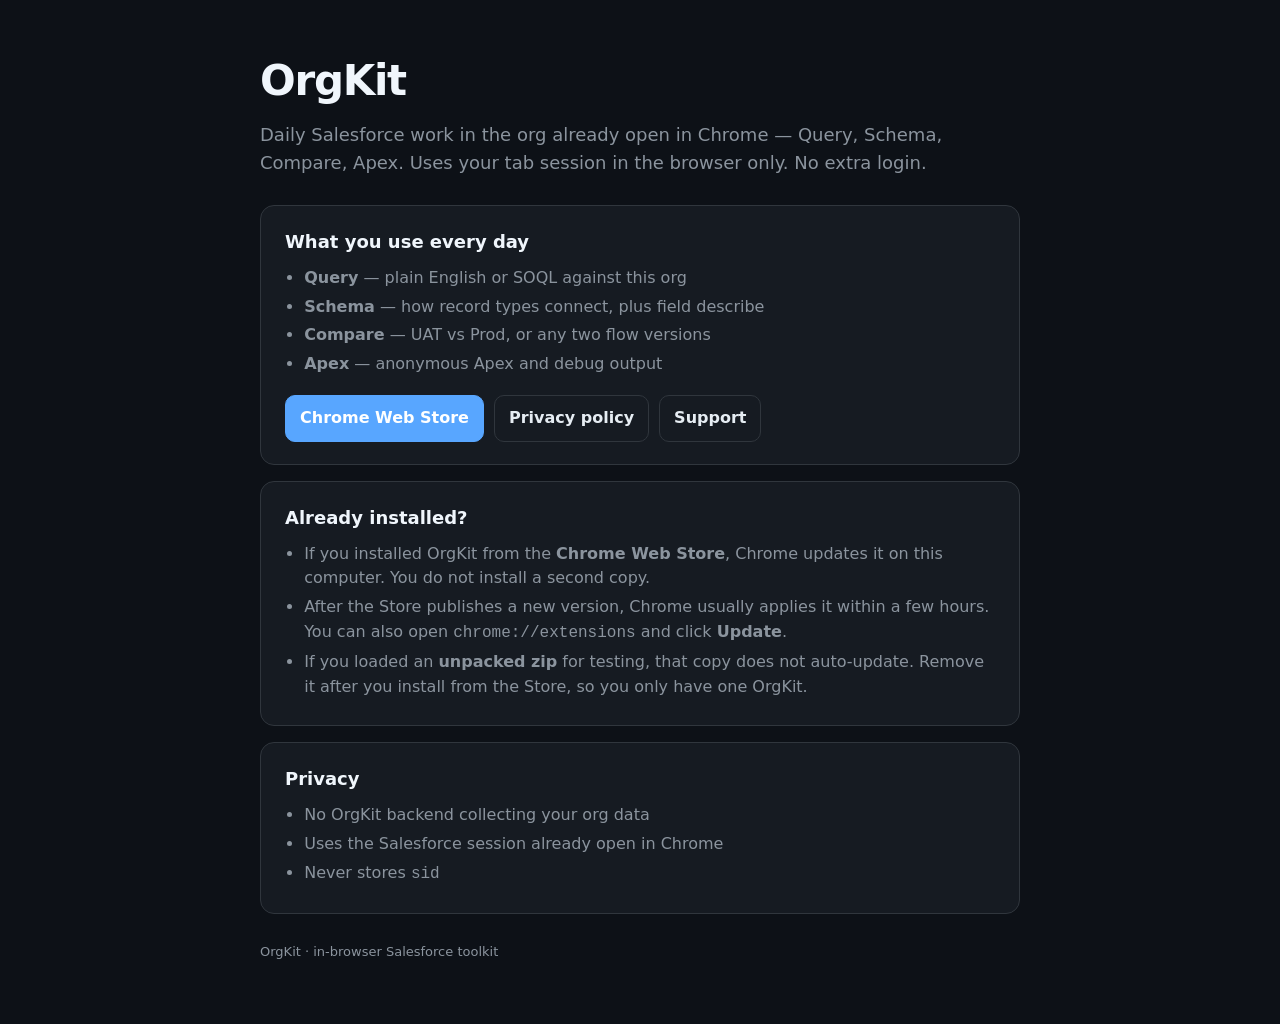
<file: index.html>
<!DOCTYPE html>
<html lang="en">
<head>
  <meta charset="UTF-8" />
  <meta name="viewport" content="width=device-width, initial-scale=1" />
  <title>OrgKit — Salesforce developer toolkit</title>
  <meta name="description" content="OrgKit is a Chrome extension for Salesforce developers: Query, Schema, Compare, and Apex in the org already open in Chrome. Session in-browser only." />
  <style>
    :root {
      color-scheme: dark;
      --bg: #0d1117;
      --card: #161b22;
      --text: #e6edf3;
      --muted: #8b949e;
      --accent: #58a6ff;
      --ink: #f0f6fc;
      --border: #30363d;
    }
    body {
      margin: 0;
      font: 16px/1.55 "Inter", "Segoe UI", system-ui, sans-serif;
      color: var(--text);
      background: var(--bg);
      min-height: 100vh;
    }
    main {
      max-width: 760px;
      margin: 0 auto;
      padding: 48px 20px 64px;
    }
    .brand {
      font-size: 42px;
      font-weight: 800;
      letter-spacing: -0.03em;
      margin: 0 0 8px;
      color: var(--ink);
    }
    .lede {
      color: var(--muted);
      font-size: 18px;
      margin: 0 0 28px;
      max-width: 38em;
    }
    .card {
      background: var(--card);
      border: 1px solid var(--border);
      border-radius: 14px;
      padding: 22px 24px;
      margin-bottom: 16px;
    }
    h2 {
      margin: 0 0 10px;
      font-size: 18px;
      color: var(--ink);
    }
    ul {
      margin: 0;
      padding-left: 1.2em;
      color: var(--muted);
    }
    li { margin: 4px 0; }
    a {
      color: var(--accent);
      text-decoration: none;
      font-weight: 650;
    }
    a:hover { text-decoration: underline; }
    .actions {
      display: flex;
      flex-wrap: wrap;
      gap: 10px;
      margin-top: 18px;
    }
    .btn {
      display: inline-flex;
      align-items: center;
      justify-content: center;
      padding: 10px 14px;
      border-radius: 10px;
      border: 1px solid var(--border);
      background: var(--card);
      color: var(--text);
      font-weight: 700;
    }
    .btn.primary {
      background: var(--accent);
      border-color: var(--accent);
      color: #fff;
    }
    footer {
      margin-top: 28px;
      color: var(--muted);
      font-size: 13px;
    }
  </style>
</head>
<body>
  <main>
    <h1 class="brand">OrgKit</h1>
    <p class="lede">
      Daily Salesforce work in the org already open in Chrome — Query, Schema, Compare, Apex.
      Uses your tab session in the browser only. No extra login.
    </p>

    <section class="card">
      <h2>What you use every day</h2>
      <ul>
        <li><strong>Query</strong> — plain English or SOQL against this org</li>
        <li><strong>Schema</strong> — how record types connect, plus field describe</li>
        <li><strong>Compare</strong> — UAT vs Prod, or any two flow versions</li>
        <li><strong>Apex</strong> — anonymous Apex and debug output</li>
      </ul>
      <div class="actions">
        <a class="btn primary" href="https://chrome.google.com/webstore/detail/addepnaekmgolifoifhhmloboifelnb">Chrome Web Store</a>
        <a class="btn" href="privacy.html">Privacy policy</a>
        <a class="btn" href="https://github.com/rajeevketha/orgkit/issues">Support</a>
      </div>
    </section>

    <section class="card">
      <h2>Already installed?</h2>
      <ul>
        <li>If you installed OrgKit from the <strong>Chrome Web Store</strong>, Chrome updates it on this computer. You do not install a second copy.</li>
        <li>After the Store publishes a new version, Chrome usually applies it within a few hours. You can also open <code>chrome://extensions</code> and click <strong>Update</strong>.</li>
        <li>If you loaded an <strong>unpacked zip</strong> for testing, that copy does not auto-update. Remove it after you install from the Store, so you only have one OrgKit.</li>
      </ul>
    </section>

    <section class="card">
      <h2>Privacy</h2>
      <ul>
        <li>No OrgKit backend collecting your org data</li>
        <li>Uses the Salesforce session already open in Chrome</li>
        <li>Never stores <code>sid</code></li>
      </ul>
    </section>

    <footer>
      OrgKit · in-browser Salesforce toolkit
    </footer>
  </main>
</body>
</html>
</file>
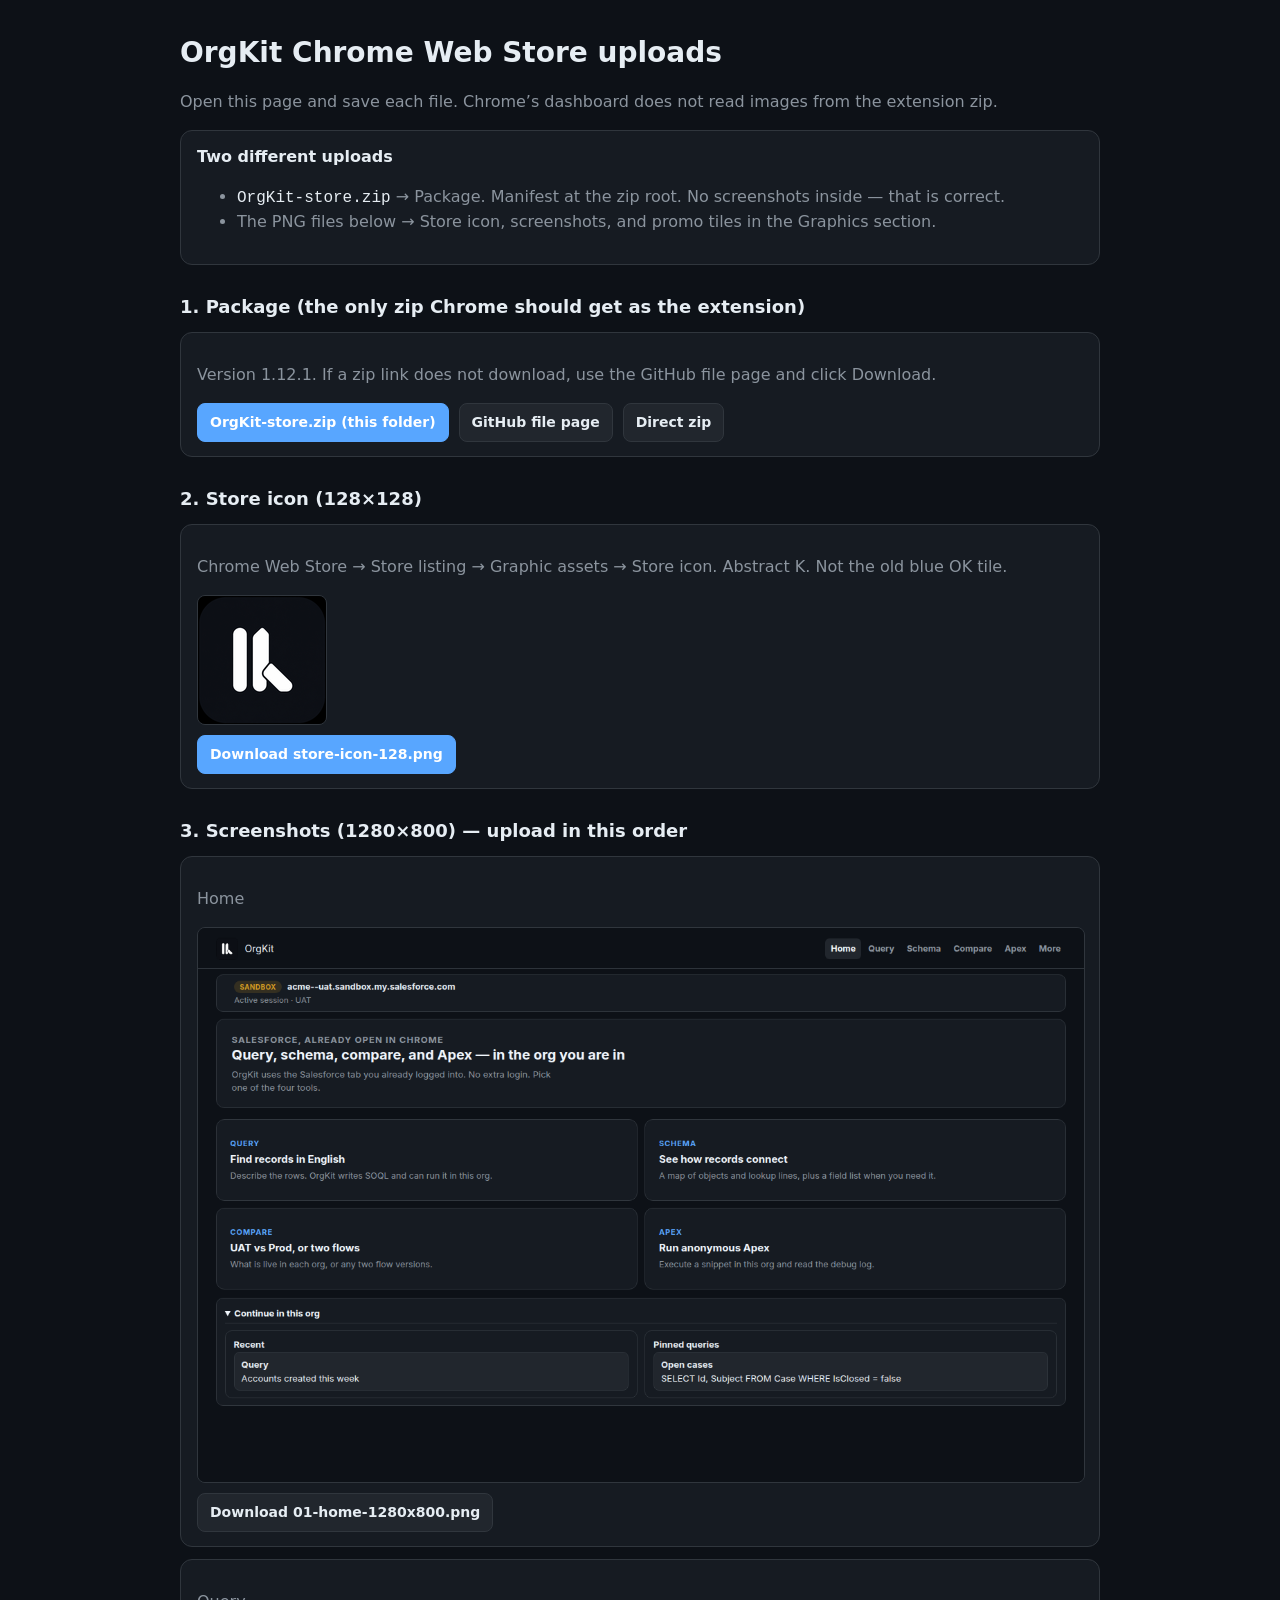
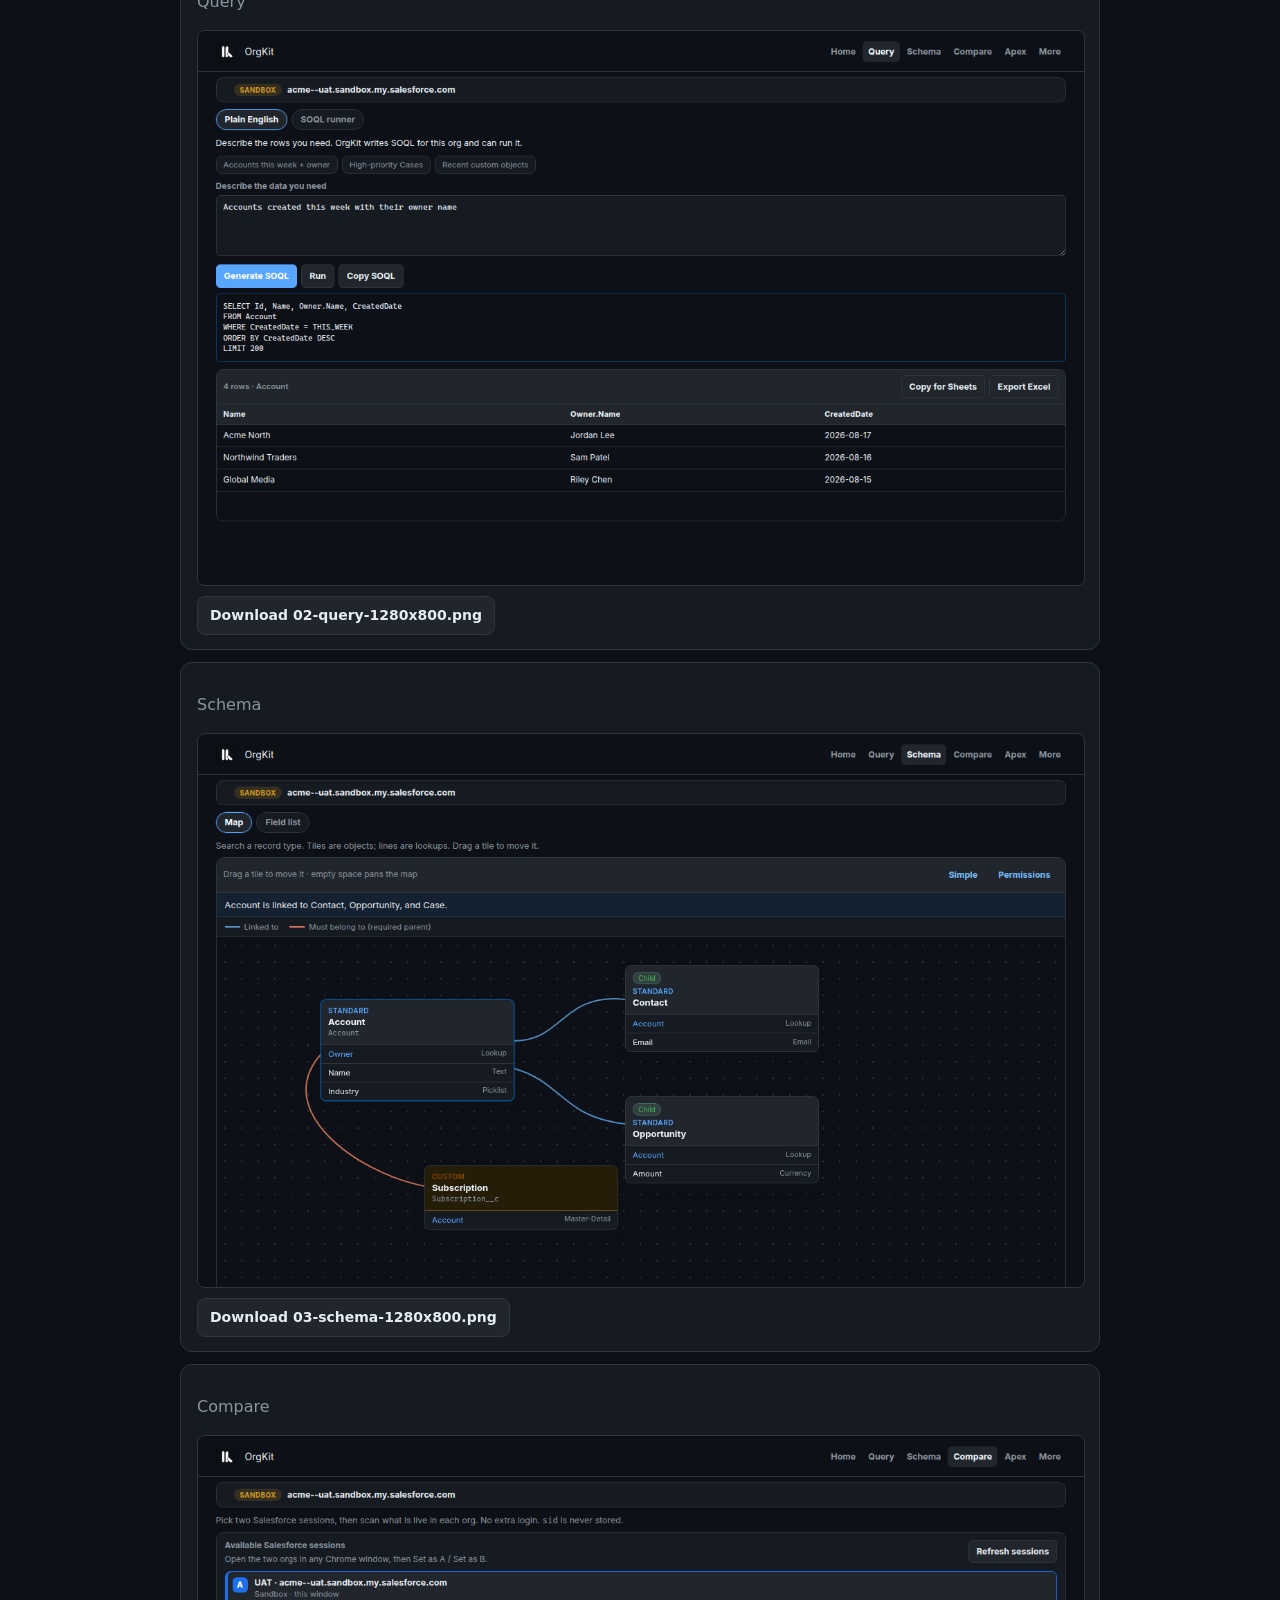
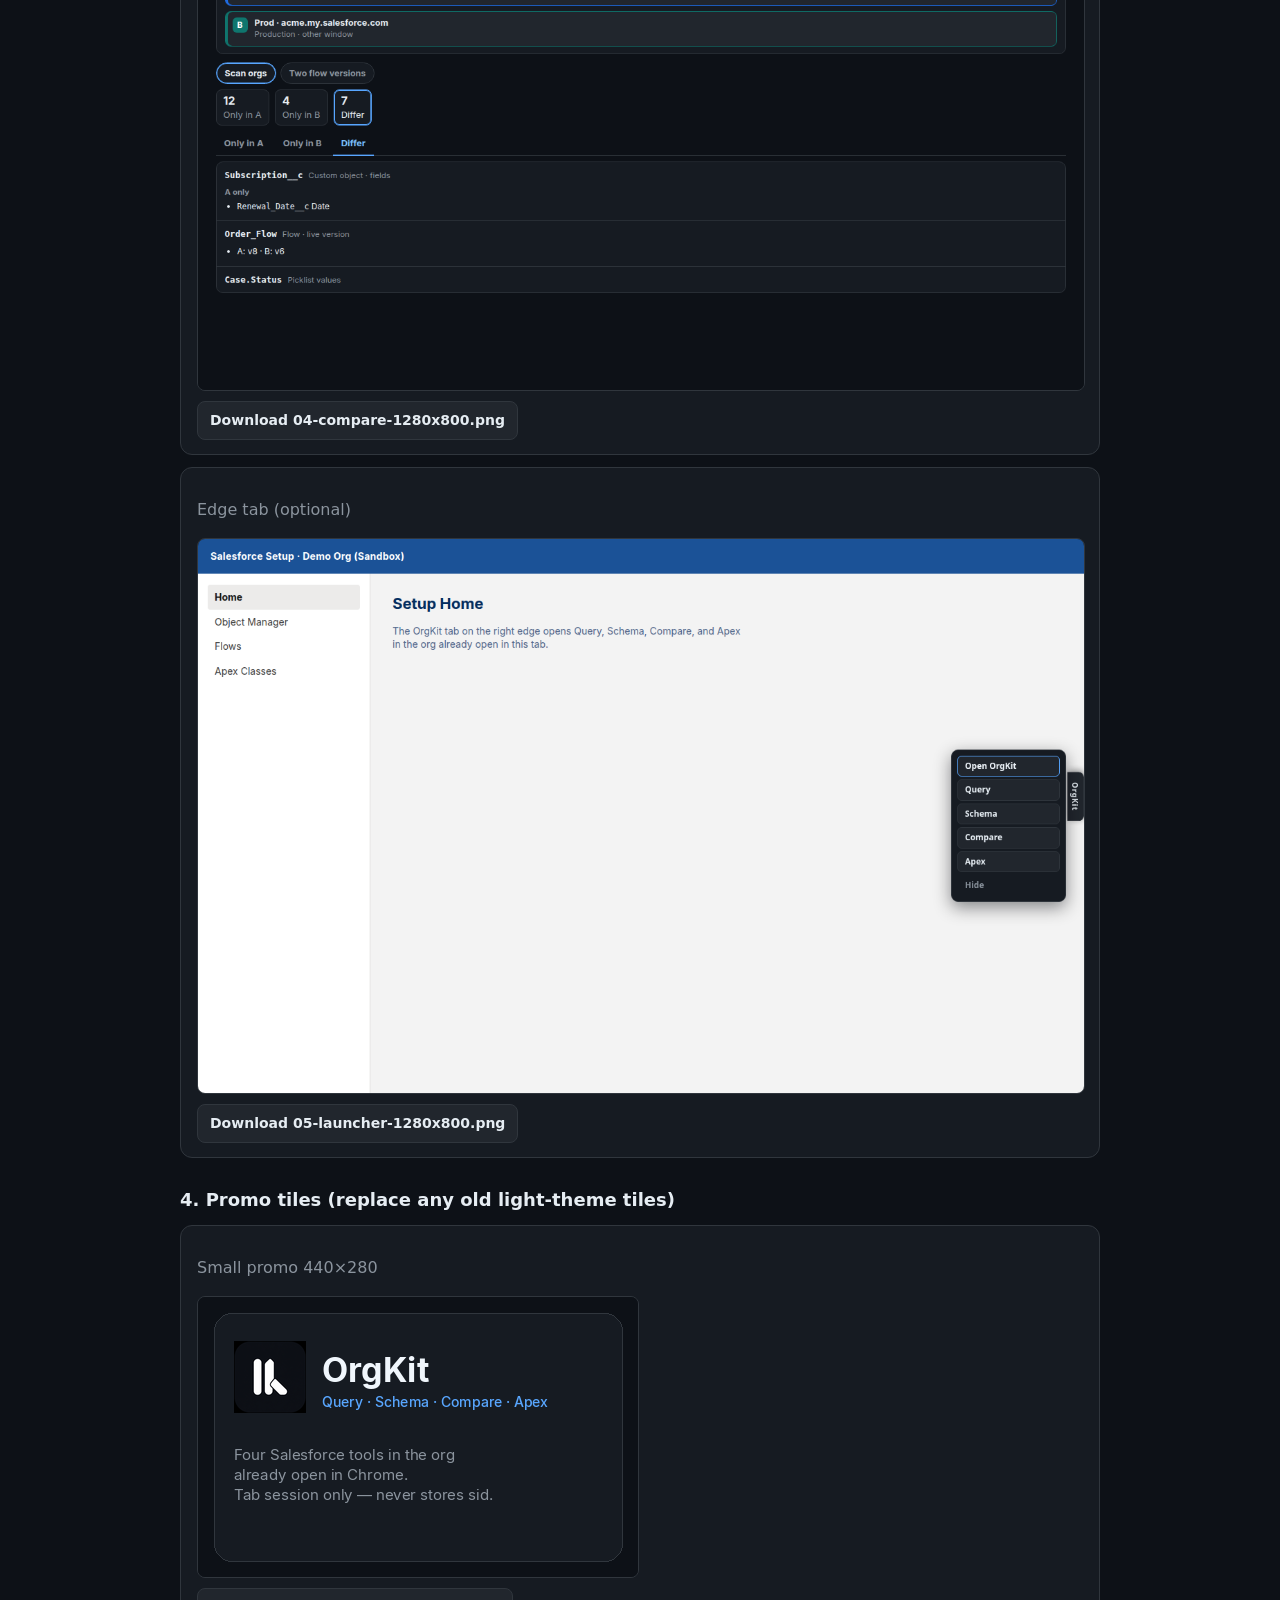
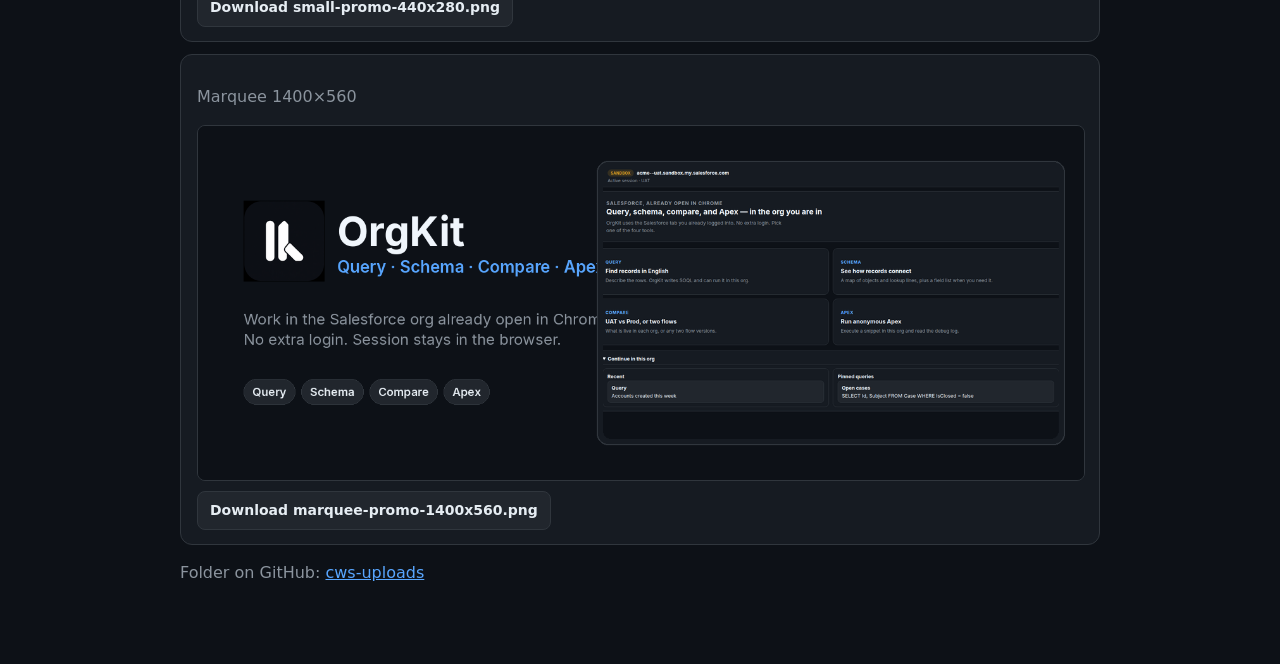
<file: cws-uploads/index.html>
<!DOCTYPE html>
<html lang="en">
<head>
  <meta charset="utf-8" />
  <meta name="viewport" content="width=device-width, initial-scale=1" />
  <title>OrgKit — Chrome Web Store uploads</title>
  <style>
    :root {
      color-scheme: dark;
      --bg: #0d1117;
      --card: #161b22;
      --text: #e6edf3;
      --muted: #8b949e;
      --accent: #58a6ff;
      --border: #30363d;
    }
    body {
      margin: 0;
      font: 16px/1.5 "Inter", "Segoe UI", system-ui, sans-serif;
      color: var(--text);
      background: var(--bg);
    }
    main { max-width: 920px; margin: 0 auto; padding: 32px 18px 64px; }
    h1 { margin: 0 0 8px; font-size: 28px; }
    h2 { margin: 28px 0 10px; font-size: 18px; }
    p, li { color: var(--muted); }
    a { color: var(--accent); }
    .warn {
      background: var(--card);
      border: 1px solid var(--border);
      border-radius: 12px;
      padding: 14px 16px;
      margin: 16px 0 24px;
    }
    .warn strong { color: var(--text); }
    .card {
      background: var(--card);
      border: 1px solid var(--border);
      border-radius: 12px;
      padding: 14px 16px;
      margin: 12px 0;
    }
    .card img {
      display: block;
      max-width: 100%;
      height: auto;
      border-radius: 8px;
      border: 1px solid var(--border);
      margin: 10px 0;
      background: #010409;
    }
    .icon { width: 128px; height: 128px; }
    .row { display: flex; flex-wrap: wrap; gap: 10px; margin-top: 8px; }
    .btn {
      display: inline-flex;
      align-items: center;
      padding: 8px 12px;
      border-radius: 8px;
      border: 1px solid var(--border);
      background: #21262d;
      color: var(--text);
      text-decoration: none;
      font-weight: 650;
      font-size: 14px;
    }
    .btn.primary { background: var(--accent); border-color: var(--accent); color: #fff; }
    code { color: var(--text); }
  </style>
</head>
<body>
  <main>
    <h1>OrgKit Chrome Web Store uploads</h1>
    <p>Open this page and save each file. Chrome’s dashboard does not read images from the extension zip.</p>

    <div class="warn">
      <strong>Two different uploads</strong>
      <ul>
        <li><code>OrgKit-store.zip</code> → Package. Manifest at the zip root. No screenshots inside — that is correct.</li>
        <li>The PNG files below → Store icon, screenshots, and promo tiles in the Graphics section.</li>
      </ul>
    </div>

    <h2>1. Package (the only zip Chrome should get as the extension)</h2>
    <div class="card">
      <p>Version 1.12.1. If a zip link does not download, use the GitHub file page and click Download.</p>
      <div class="row">
        <a class="btn primary" href="OrgKit-store.zip" download>OrgKit-store.zip (this folder)</a>
        <a class="btn" href="https://github.com/rajeevketha/orgkit/blob/cursor/highlight-nl-soql-1d8c/extension/releases/OrgKit-store.zip">GitHub file page</a>
        <a class="btn" href="https://raw.githubusercontent.com/rajeevketha/orgkit/cursor/highlight-nl-soql-1d8c/extension/releases/OrgKit-store.zip">Direct zip</a>
      </div>
    </div>

    <h2>2. Store icon (128×128)</h2>
    <div class="card">
      <p>Chrome Web Store → Store listing → Graphic assets → Store icon. Abstract K. Not the old blue OK tile.</p>
      <img class="icon" src="store-icon-128.png" alt="OrgKit store icon" width="128" height="128" />
      <div class="row">
        <a class="btn primary" href="store-icon-128.png" download>Download store-icon-128.png</a>
      </div>
    </div>

    <h2>3. Screenshots (1280×800) — upload in this order</h2>
    <div class="card">
      <p>Home</p>
      <img src="01-home-1280x800.png" alt="Home" />
      <a class="btn" href="01-home-1280x800.png" download>Download 01-home-1280x800.png</a>
    </div>
    <div class="card">
      <p>Query</p>
      <img src="02-query-1280x800.png" alt="Query" />
      <a class="btn" href="02-query-1280x800.png" download>Download 02-query-1280x800.png</a>
    </div>
    <div class="card">
      <p>Schema</p>
      <img src="03-schema-1280x800.png" alt="Schema" />
      <a class="btn" href="03-schema-1280x800.png" download>Download 03-schema-1280x800.png</a>
    </div>
    <div class="card">
      <p>Compare</p>
      <img src="04-compare-1280x800.png" alt="Compare" />
      <a class="btn" href="04-compare-1280x800.png" download>Download 04-compare-1280x800.png</a>
    </div>
    <div class="card">
      <p>Edge tab (optional)</p>
      <img src="05-launcher-1280x800.png" alt="On-page launcher" />
      <a class="btn" href="05-launcher-1280x800.png" download>Download 05-launcher-1280x800.png</a>
    </div>

    <h2>4. Promo tiles (replace any old light-theme tiles)</h2>
    <div class="card">
      <p>Small promo 440×280</p>
      <img src="small-promo-440x280.png" alt="Small promo" width="440" height="280" />
      <a class="btn" href="small-promo-440x280.png" download>Download small-promo-440x280.png</a>
    </div>
    <div class="card">
      <p>Marquee 1400×560</p>
      <img src="marquee-promo-1400x560.png" alt="Marquee promo" />
      <a class="btn" href="marquee-promo-1400x560.png" download>Download marquee-promo-1400x560.png</a>
    </div>

    <p>Folder on GitHub: <a href="https://github.com/rajeevketha/orgkit/tree/cursor/highlight-nl-soql-1d8c/cws-uploads">cws-uploads</a></p>
  </main>
</body>
</html>
</file>
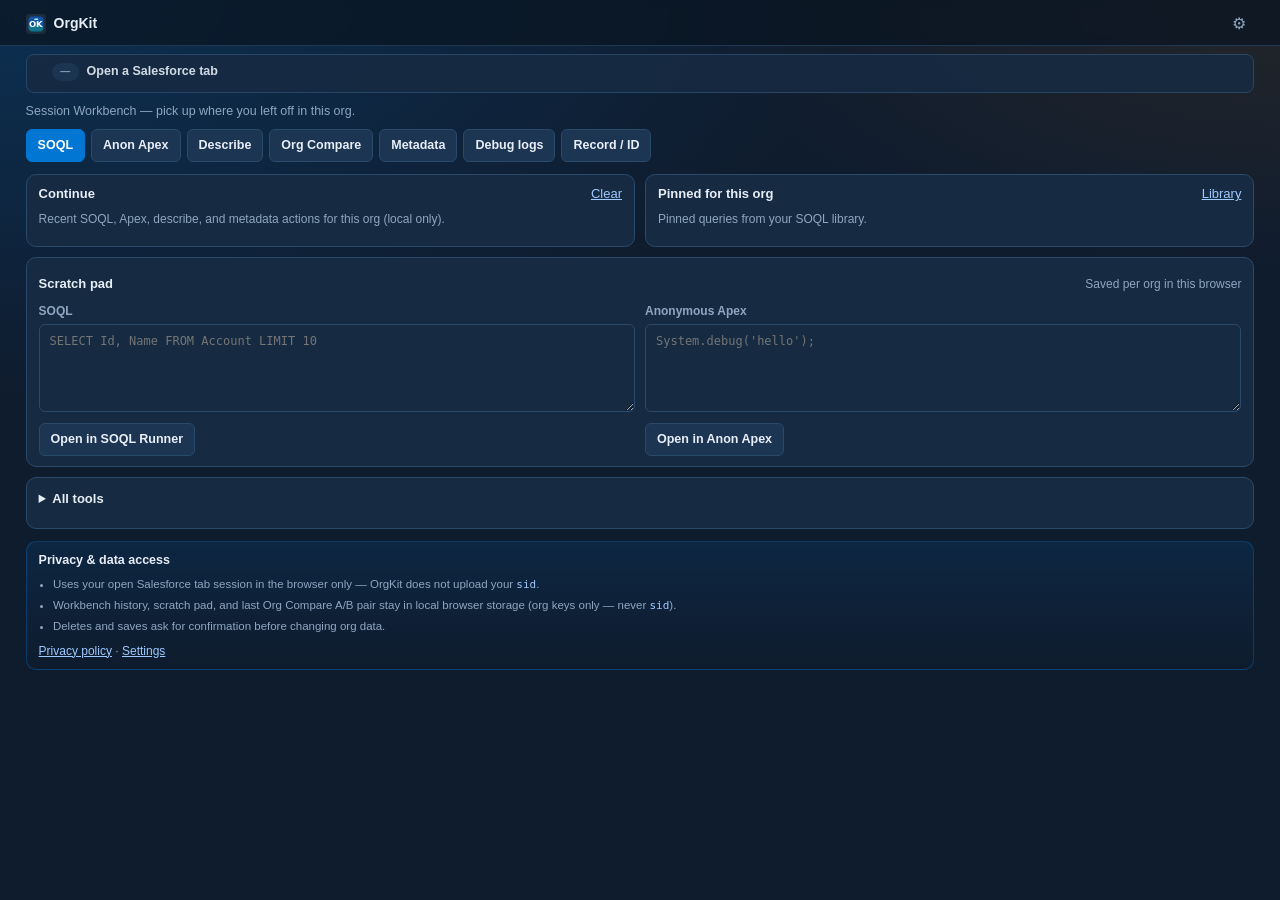
<file: extension/app/index.html>
<!DOCTYPE html>
<html lang="en">
<head>
  <meta charset="UTF-8" />
  <meta name="viewport" content="width=device-width, initial-scale=1" />
  <title>OrgKit</title>
  <link rel="icon" href="../icons/icon32.png" />
  <link rel="stylesheet" href="app.css" />
</head>
<body>
  <header class="header">
    <button type="button" class="icon-btn hidden" id="backBtn" title="Back">←</button>
    <div class="brand">
      <img src="../icons/icon32.png" alt="" width="20" height="20" />
      <span id="headerTitle">OrgKit</span>
    </div>
    <button type="button" class="icon-btn" id="openOptions" title="Settings">⚙</button>
  </header>

  <section id="orgBanner" class="org-banner muted">
    <div class="org-top">
      <span id="envPill" class="pill">—</span>
      <span id="orgHost" class="org-host">Open a Salesforce tab</span>
    </div>
    <div id="orgMeta" class="org-meta"></div>
  </section>

  <!-- SESSION WORKBENCH (home) -->
  <section id="view-home" class="view active">
    <p class="lede">Session Workbench — pick up where you left off in this org.</p>

    <div class="wb-launch" id="wbLaunch">
      <button type="button" class="btn primary" data-open="soql-run">SOQL</button>
      <button type="button" class="btn" data-open="anon-apex">Anon Apex</button>
      <button type="button" class="btn" data-open="describe">Describe</button>
      <button type="button" class="btn" data-open="org-compare">Org Compare</button>
      <button type="button" class="btn" data-open="meta-open">Metadata</button>
      <button type="button" class="btn" data-open="logs">Debug logs</button>
      <button type="button" class="btn" data-open="ids">Record / ID</button>
    </div>

    <div class="wb-grid">
      <div class="wb-card">
        <div class="wb-card-head">
          <h3>Continue</h3>
          <button type="button" class="linkish" id="wbClearContinue" title="Clear continue list">Clear</button>
        </div>
        <p class="hint wb-hint">Recent SOQL, Apex, describe, and metadata actions for this org (local only).</p>
        <div id="wbContinue" class="wb-list"></div>
      </div>
      <div class="wb-card">
        <div class="wb-card-head">
          <h3>Pinned for this org</h3>
          <button type="button" class="linkish" data-open="soql-run">Library</button>
        </div>
        <p class="hint wb-hint">Pinned queries from your SOQL library.</p>
        <div id="wbPinned" class="wb-list"></div>
      </div>
    </div>

    <div class="wb-card wb-scratch">
      <div class="wb-card-head">
        <h3>Scratch pad</h3>
        <span class="hint" id="wbScratchHint">Saved per org in this browser</span>
      </div>
      <div class="wb-scratch-grid">
        <div>
          <label class="label" for="wbScratchSoql">SOQL</label>
          <textarea id="wbScratchSoql" class="textarea" rows="4" placeholder="SELECT Id, Name FROM Account LIMIT 10" spellcheck="false"></textarea>
          <button type="button" class="btn" id="wbOpenScratchSoql">Open in SOQL Runner</button>
        </div>
        <div>
          <label class="label" for="wbScratchApex">Anonymous Apex</label>
          <textarea id="wbScratchApex" class="textarea" rows="4" placeholder="System.debug('hello');" spellcheck="false"></textarea>
          <button type="button" class="btn" id="wbOpenScratchApex">Open in Anon Apex</button>
        </div>
      </div>
    </div>

    <details class="wb-tools" id="wbAllTools">
      <summary>All tools</summary>
      <div class="feature-grid" id="featureGrid"></div>
      <div class="extras">
        <div class="label" style="margin-top:0">Quick links &amp; utilities</div>
        <div class="util-row">
          <button type="button" class="btn" data-open="links">Setup links</button>
          <button type="button" class="btn" data-open="soql-run">SOQL runner</button>
          <button type="button" class="btn" data-open="anon-apex">Anonymous Apex</button>
          <button type="button" class="btn" data-open="ids">ID tools</button>
          <button type="button" class="btn" data-open="favs">Favorites</button>
        </div>
      </div>
    </details>

    <div class="trust-card">
      <strong>Privacy &amp; data access</strong>
      <ul>
        <li>Uses your open Salesforce tab session in the browser only — OrgKit does not upload your <code>sid</code>.</li>
        <li>Workbench history, scratch pad, and last Org Compare A/B pair stay in local browser storage (org keys only — never <code>sid</code>).</li>
        <li>Deletes and saves ask for confirmation before changing org data.</li>
      </ul>
      <p class="trust-links">
        <a href="../privacy.html" target="_blank" rel="noopener">Privacy policy</a>
        ·
        <button type="button" class="linkish" id="homeOpenSettings">Settings</button>
      </p>
    </div>
  </section>

  <!-- FEATURE: NL SOQL -->
  <section id="view-nl-soql" class="view">
    <div class="row wrap" style="margin-bottom:8px">
      <label class="label tight" for="nlApiMode">API</label>
      <select id="nlApiMode" class="select" title="Standard objects / custom metadata, or Tooling API">
        <option value="rest">Standard / CMDT</option>
        <option value="tooling">Tooling API</option>
      </select>
    </div>
    <label class="label" for="nlInput">Describe the data you need</label>
    <textarea id="nlInput" class="textarea" rows="3" placeholder="Show recent records for an object"></textarea>
    <p class="hint">
      Works with standard objects, custom objects (__c), and custom metadata (__mdt). Tooling mode matches ApexClass, FlowDefinition, Flow versions, and other Tooling entities. Results respect your Salesforce permissions.
    </p>
    <div class="row">
      <button type="button" class="btn primary" id="genSoql">Generate SOQL</button>
      <button type="button" class="btn" id="runGenSoql">Run</button>
      <button type="button" class="btn" id="copyGenSoql">Copy SOQL</button>
    </div>
    <pre id="nlSoqlOut" class="result"></pre>
    <div id="nlQueryPanel" class="query-panel hidden" data-query-panel="nl">
      <div class="query-toolbar">
        <span class="query-meta" data-query-meta></span>
        <button type="button" class="btn" data-export="sheets">Copy for Sheets</button>
        <button type="button" class="btn" data-export="excel">Export Excel</button>
        <button type="button" class="btn ghost" data-export="csv">CSV</button>
        <button type="button" class="btn ghost" data-export="json">JSON</button>
      </div>
      <div class="query-table-wrap" data-query-table></div>
    </div>
    <div id="nlQueryStatus" class="query-status"></div>
  </section>

  <!-- FEATURE: Flow Analyzer -->
  <section id="view-flow" class="view">
    <div class="row">
      <button type="button" class="btn primary" id="loadFlows">Load flows from org</button>
      <button type="button" class="btn" id="analyzeFlowPaste">Analyze paste</button>
    </div>
    <textarea id="flowPaste" class="textarea" rows="4" placeholder="Optional: paste Flow JSON/XML metadata"></textarea>
    <div id="flowOut" class="report"></div>
  </section>

  <!-- FEATURE: Governor -->
  <section id="view-governor" class="view">
    <div class="row wrap">
      <button type="button" class="btn" id="loadOrgLimits">Load org limits</button>
      <span id="orgLimitsStatus" class="hint" style="margin:0"></span>
    </div>
    <div id="orgLimitsOut" class="report"></div>
    <label class="label" for="govInput">Paste Apex (or describe the transaction)</label>
    <textarea id="govInput" class="textarea" rows="8" placeholder="for (SObject record : records) {&#10;  List&lt;SObject&gt; related = [SELECT Id FROM Related__c WHERE ParentId__c = :record.Id];&#10;}"></textarea>
    <button type="button" class="btn primary block" id="runGovernor">Predict code limits</button>
    <div id="govOut" class="report"></div>
  </section>

  <!-- FEATURE: Error Decoder -->
  <section id="view-errors" class="view">
    <label class="label" for="errInput">Paste Salesforce error</label>
    <textarea id="errInput" class="textarea" rows="5" placeholder="System.DmlException: Update failed... UNABLE_TO_LOCK_ROW..."></textarea>
    <div class="row">
      <button type="button" class="btn primary" id="decodeErr">Decode</button>
      <button type="button" class="btn" id="decodeErrAi">Decode + AI</button>
    </div>
    <div id="errOut" class="report"></div>
  </section>

  <!-- FEATURE: Debug Log -->
  <section id="view-logs" class="view">
    <label class="label" for="logInput">Paste debug log</label>
    <textarea id="logInput" class="textarea" rows="8" placeholder="64.0 APEX_CODE,DEBUG;...&#10;Number of SOQL queries: 42 out of 100"></textarea>
    <button type="button" class="btn primary block" id="analyzeLog">Analyze log</button>
    <div id="logOut" class="report"></div>
  </section>

  <!-- FEATURE: Formula -->
  <section id="view-formula" class="view">
    <label class="label" for="formulaInput">Describe the formula</label>
    <textarea id="formulaInput" class="textarea" rows="3" placeholder="Checkbox true when status is open or priority is high"></textarea>
    <div class="row">
      <button type="button" class="btn primary" id="buildFormula">Build</button>
      <button type="button" class="btn" id="copyFormula">Copy</button>
    </div>
    <pre id="formulaOut" class="result"></pre>
    <div id="formulaHelpers" class="helpers"></div>
  </section>

  <!-- FEATURE: Permissions -->
  <section id="view-perms" class="view">
    <label class="label" for="permUser">Username or User Id</label>
    <input id="permUser" class="input" placeholder="user@example.com" />
    <label class="label" for="permObject">Object API name</label>
    <input id="permObject" class="input" list="permObjectList" placeholder="Standard or custom object API name" autocomplete="off" />
    <datalist id="permObjectList"></datalist>
    <p class="hint">Supports standard and custom objects (__c). Type to search the org object list.</p>
    <button type="button" class="btn primary block" id="investigatePerms">Investigate</button>
    <div id="permOut" class="report"></div>
  </section>

  <!-- FEATURE: Apex Review -->
  <section id="view-apex" class="view">
    <label class="label" for="apexClassSearch">Load class from org</label>
    <div class="row">
      <input type="search" id="apexClassSearch" class="input grow" placeholder="Search Apex class name…" />
      <button type="button" class="btn" id="searchApexClasses">Search</button>
    </div>
    <div id="apexClassList" class="package-members"></div>
    <div id="apexClassStatus" class="hint"></div>
    <label class="label" for="apexInput">Apex source</label>
    <textarea id="apexInput" class="textarea" rows="8" placeholder="Select a class above, or paste Apex here…"></textarea>
    <button type="button" class="btn primary block" id="reviewApex">Review</button>
    <div id="apexOut" class="report"></div>
  </section>

  <!-- FEATURE: Describe Browser -->
  <section id="view-describe" class="view">
    <div class="row" style="position:relative">
      <div class="soql-editor grow" style="flex:1;min-width:0">
        <input type="search" id="describeObjectSearch" class="input grow" list="describeObjectList" placeholder="Search standard or custom object…" autocomplete="off" style="width:100%" />
        <div id="describeObjectSuggest" class="soql-suggest hidden" role="listbox" aria-label="Object suggestions"></div>
      </div>
      <button type="button" class="btn primary" id="loadDescribe">Describe</button>
    </div>
    <datalist id="describeObjectList"></datalist>
    <p class="hint" id="describeObjectHint">Loads all org objects (including custom __c / __mdt). Search by API name or label.</p>
    <input type="search" id="describeFieldFilter" class="input" placeholder="Filter fields…" style="margin-top:8px" />
    <div id="describeSummary" class="hint"></div>
    <div id="describeFields" class="describe-list"></div>
    <div id="describeDetail" class="report"></div>
    <div id="describeDependent" class="report"></div>
  </section>

  <!-- FEATURE: Org Compare -->
  <section id="view-org-compare" class="view">
    <p class="hint">
      Compare custom object and field inventory between two logged-in Salesforce orgs (UAT vs Prod drift).
      OrgKit scans <strong>all Chrome windows</strong> in this profile for Salesforce tabs, plus cookie sessions.
      No passwords; <code>sid</code> is never stored. Last A/B pair is remembered by org key only.
    </p>

    <div class="compare-chooser">
      <div class="compare-chooser-head">
        <div>
          <div class="label" style="margin-top:0">Available Salesforce sessions</div>
          <p class="hint compare-chooser-hint" id="compareChooserHint">
            Open the two orgs in any Chrome window/tab, then use <strong>Set as A</strong> / <strong>Set as B</strong> (or the dropdowns below).
          </p>
        </div>
        <button type="button" class="btn" id="refreshCompareOrgs">Refresh sessions</button>
      </div>
      <div id="compareSessionList" class="compare-session-list" role="list"></div>
    </div>

    <div class="compare-org-cards" id="compareOrgCards">
      <div class="compare-org-card" data-side="A">
        <div class="compare-org-card-head">
          <span class="compare-org-badge">A</span>
          <span class="compare-org-env" id="compareEnvLeft">Org A</span>
        </div>
        <label class="label" for="compareOrgLeft">Select org A</label>
        <select id="compareOrgLeft" class="select block-select"></select>
        <div class="compare-org-meta" id="compareMetaLeft">Pick a logged-in Salesforce session</div>
      </div>
      <div class="compare-swap-wrap">
        <button type="button" class="btn compare-swap" id="swapCompareOrgs" title="Swap A and B">⇄ Swap</button>
      </div>
      <div class="compare-org-card" data-side="B">
        <div class="compare-org-card-head">
          <span class="compare-org-badge compare-org-badge-b">B</span>
          <span class="compare-org-env" id="compareEnvRight">Org B</span>
        </div>
        <label class="label" for="compareOrgRight">Select org B</label>
        <select id="compareOrgRight" class="select block-select"></select>
        <div class="compare-org-meta" id="compareMetaRight">Pick a logged-in Salesforce session</div>
      </div>
    </div>
    <div class="compare-categories">
      <div class="compare-categories-head">
        <div class="label" style="margin-top:0">What to compare</div>
        <div class="row wrap compare-cat-presets">
          <button type="button" class="btn" id="compareCatsCommon" title="Objects, profiles, perm sets, flows, Apex, validation rules">Common pack</button>
          <button type="button" class="btn" id="compareCatsAll">Select all</button>
          <button type="button" class="btn" id="compareCatsNone">Clear</button>
        </div>
      </div>
      <div id="compareCategoryList" class="compare-category-list"></div>
      <div class="row wrap" style="margin-top:8px">
        <label class="label tight" for="compareMode">Object scope</label>
        <select id="compareMode" class="select" title="Which objects to describe when Objects & fields is selected">
          <option value="custom" selected>Custom objects + CMDT</option>
          <option value="custom-no-mdt">Custom objects only (__c)</option>
          <option value="all">All objects (slower)</option>
        </select>
        <label class="check-inline">
          <input type="checkbox" id="compareCustomFieldsOnly" />
          Diff custom fields only
        </label>
        <button type="button" class="btn primary" id="runOrgCompare">Compare</button>
      </div>
    </div>
    <div class="compare-progress hidden" id="compareProgress" aria-hidden="true">
      <div class="compare-progress-track">
        <div class="compare-progress-bar" id="compareProgressBar"></div>
      </div>
      <div id="compareProgressLabel" class="hint">Preparing…</div>
    </div>
    <div id="compareStatus" class="hint"></div>
    <div id="compareSummary" class="compare-summary hidden"></div>
    <div id="compareCategoryFilter" class="compare-cat-filter hidden" role="tablist" aria-label="Filter by category"></div>
    <div id="compareTabs" class="compare-tabs hidden" role="tablist">
      <button type="button" class="compare-tab active" data-compare-tab="onlyA">Only in A</button>
      <button type="button" class="compare-tab" data-compare-tab="onlyB">Only in B</button>
      <button type="button" class="compare-tab" data-compare-tab="differ">Differ</button>
    </div>
    <input type="search" id="compareFilter" class="input hidden" placeholder="Filter by name / category…" style="margin-top:8px" />
    <div class="row wrap compare-actions hidden" id="compareActions">
      <button type="button" class="btn" id="copyCompareApiNames">Copy API names</button>
      <button type="button" class="btn" id="copyComparePackageMembers">Copy package.xml members</button>
    </div>
    <div id="compareResults" class="compare-results"></div>
  </section>

  <!-- FEATURE: Metadata Quick Open -->
  <section id="view-meta-open" class="view">
    <label class="label" for="metaType">Type (optional)</label>
    <select id="metaType" class="select block-select"></select>
    <label class="label" for="metaQuery">Search name</label>
    <div class="row">
      <input type="search" id="metaQuery" class="input grow" placeholder="Class, flow, LWC, or other metadata name…" />
      <button type="button" class="btn primary" id="searchMeta">Search</button>
    </div>
    <div id="metaResults" class="report"></div>
  </section>

  <!-- FEATURE: Package.xml Builder -->
  <section id="view-package" class="view">
    <p class="hint">Select metadata members, then generate a deployable <code>package.xml</code>.</p>
    <label class="label" for="packageType">Metadata type</label>
    <div class="row">
      <select id="packageType" class="select grow-select"></select>
      <button type="button" class="btn primary" id="loadPackageMembers">Load</button>
    </div>
    <input type="search" id="packageMemberFilter" class="input" placeholder="Filter members…" style="margin-top:8px" />
    <div id="packageMembers" class="package-members"></div>
    <div class="row wrap">
      <button type="button" class="btn" id="clearPackageSel">Clear selection</button>
      <button type="button" class="btn primary" id="genPackageXml">Generate package.xml</button>
      <button type="button" class="btn" id="copyPackageXml">Copy</button>
    </div>
    <div id="packageSelection" class="hint"></div>
    <pre id="packageXmlOut" class="result"></pre>
  </section>

  <!-- FEATURE: Inactive Flow Cleaner -->
  <section id="view-flow-clean" class="view">
    <p class="hint">
      Inactive flow versions (Draft / Obsolete / InvalidDraft) often block field deletion.
      Load them, optionally filter by field API name, then delete selected versions.
      <strong>Active versions are never deleted.</strong>
    </p>
    <label class="label" for="flowCleanObject">Object API (optional)</label>
    <input id="flowCleanObject" class="input" placeholder="MyObject__c" />
    <label class="label" for="flowCleanField">Field API name to find in flows (optional)</label>
    <input id="flowCleanField" class="input" placeholder="My_Field__c or MyObject__c.My_Field__c" />
    <div class="row wrap">
      <button type="button" class="btn primary" id="loadInactiveFlows">Load inactive versions</button>
      <button type="button" class="btn" id="scanFlowFieldRefs">Load + scan field refs</button>
    </div>
    <input type="search" id="flowCleanFilter" class="input" placeholder="Filter list…" style="margin-top:8px" />
    <div id="flowCleanList" class="package-members"></div>
    <div class="row wrap">
      <button type="button" class="btn" id="selectAllInactiveFlows">Select all</button>
      <button type="button" class="btn" id="clearInactiveFlows">Clear</button>
      <button type="button" class="btn danger" id="deleteInactiveFlows">Delete selected</button>
    </div>
    <div id="flowCleanStatus" class="hint"></div>
    <div id="flowCleanOut" class="report"></div>
  </section>

  <!-- UTIL: Links -->
  <section id="view-links" class="view">
    <input type="search" id="linkSearch" class="input" placeholder="Filter quick links…" autocomplete="off" />
    <div id="linkList" class="link-list"></div>
  </section>

  <!-- UTIL: SOQL runner + saved library -->
  <section id="view-soql-run" class="view">
    <div class="row wrap" style="margin-bottom:8px">
      <label class="label tight" for="soqlApiMode">API</label>
      <select id="soqlApiMode" class="select" title="Standard data objects or Tooling API metadata objects">
        <option value="rest">Standard objects</option>
        <option value="tooling">Tooling API</option>
      </select>
      <input
        type="search"
        id="soqlObjectHint"
        class="input grow"
        list="soqlObjectList"
        placeholder="Object API name"
        autocomplete="off"
      />
      <datalist id="soqlObjectList"></datalist>
      <button type="button" class="btn" id="soqlLoadFields" title="Load fields for autocomplete">Load fields</button>
    </div>
    <p class="hint" id="soqlAssistHint">Field suggestions appear as you type. Standard mode includes custom objects (__c) and custom metadata (__mdt). Use Tooling for metadata entities.</p>
    <label class="label" for="soqlInput">SOQL</label>
    <div class="soql-editor">
      <textarea id="soqlInput" class="textarea" rows="5" placeholder="SELECT Id, Name FROM MyObject__c LIMIT 10" spellcheck="false"></textarea>
      <div id="soqlSuggest" class="soql-suggest hidden" role="listbox" aria-label="Field suggestions"></div>
    </div>
    <div class="row wrap">
      <select id="apiVersion" class="select" title="API version"></select>
      <button type="button" class="btn primary" id="runSoql">Run query</button>
      <button type="button" class="btn" id="saveSoqlBtn">Save to library</button>
    </div>
    <div class="row wrap">
      <input type="text" id="soqlSaveName" class="input grow" placeholder="Name for saved query" maxlength="80" />
    </div>
    <div id="soqlQueryPanel" class="query-panel hidden" data-query-panel="soql">
      <div class="query-toolbar">
        <span class="query-meta" data-query-meta></span>
        <button type="button" class="btn" data-export="sheets">Copy for Sheets</button>
        <button type="button" class="btn" data-export="excel">Export Excel</button>
        <button type="button" class="btn ghost" data-export="csv">CSV</button>
        <button type="button" class="btn ghost" data-export="json">JSON</button>
      </div>
      <div class="query-table-wrap" data-query-table></div>
    </div>
    <div id="soqlQueryStatus" class="query-status"></div>

    <div class="label">Saved SOQL library</div>
    <p class="hint" id="soqlLibraryHint">Pinned and recent queries for this org. Stored locally in the browser — never includes session.</p>
    <input type="search" id="soqlLibraryFilter" class="input" placeholder="Filter saved queries…" />
    <div id="soqlLibraryList" class="package-members"></div>
  </section>

  <!-- FEATURE: Anonymous Apex -->
  <section id="view-anon-apex" class="view">
    <p class="hint">
      Runs Apex with your current org session via Tooling <code>executeAnonymous</code>.
      Debug lines need an active Trace Flag; then use Fetch debug log.
    </p>
    <label class="label" for="apexSnippet">Snippet</label>
    <select id="apexSnippet" class="select block-select"></select>
    <label class="label" for="anonApexInput">Anonymous Apex</label>
    <textarea id="anonApexInput" class="textarea" rows="10" placeholder="System.debug('hello');"></textarea>
    <div class="row wrap">
      <button type="button" class="btn primary" id="runAnonApex">Execute</button>
      <button type="button" class="btn" id="fetchAnonDebug">Fetch debug log</button>
      <button type="button" class="btn ghost" id="copyAnonApex">Copy Apex</button>
    </div>
    <div id="anonApexResult" class="report"></div>
    <pre id="anonApexDebug" class="result dim"></pre>
  </section>

  <!-- UTIL: IDs -->
  <section id="view-ids" class="view">
    <div class="row">
      <input type="text" id="idInput" class="input grow" placeholder="001…" spellcheck="false" />
      <button type="button" class="btn primary" id="openRecord">Open</button>
    </div>
    <div id="idInfo" class="id-info"></div>
    <div class="row wrap">
      <button type="button" class="btn" id="copy15">Copy 15</button>
      <button type="button" class="btn" id="copy18">Copy 18</button>
      <button type="button" class="btn" id="scanPageIds">Scan page</button>
    </div>
    <ul id="scannedIds" class="scanned"></ul>
  </section>

  <!-- UTIL: Favs -->
  <section id="view-favs" class="view">
    <div class="row"><input type="text" id="favLabel" class="input grow" placeholder="Label" /></div>
    <div class="row">
      <input type="text" id="favPath" class="input grow" placeholder="Path or full URL" />
      <button type="button" class="btn primary" id="addFav">Add</button>
    </div>
    <ul id="favList" class="fav-list"></ul>
    <button type="button" class="btn block" id="saveCurrent">Save current page</button>
  </section>

  <!-- Record detail / edit drawer -->
  <div id="recordDrawer" class="record-drawer hidden" aria-hidden="true">
    <div class="record-drawer-backdrop" data-record-close></div>
    <div class="record-drawer-panel" role="dialog" aria-labelledby="recordDrawerTitle">
      <div class="record-drawer-header">
        <div>
          <div class="label" id="recordDrawerTitle">Record</div>
          <div class="hint" id="recordDrawerSub"></div>
        </div>
        <button type="button" class="btn ghost" data-record-close title="Close">Close</button>
      </div>
      <div class="record-drawer-actions row wrap">
        <button type="button" class="btn" id="recordOpenSf">Open in Salesforce</button>
        <button type="button" class="btn primary" id="recordSave">Save changes</button>
        <button type="button" class="btn danger" id="recordDelete">Delete</button>
      </div>
      <div id="recordDrawerStatus" class="query-status"></div>
      <input type="search" id="recordFieldFilter" class="input" placeholder="Filter fields…" />
      <div id="recordFieldList" class="record-field-list"></div>
    </div>
  </div>

  <script type="module" src="app.js"></script>
</body>
</html>
</file>
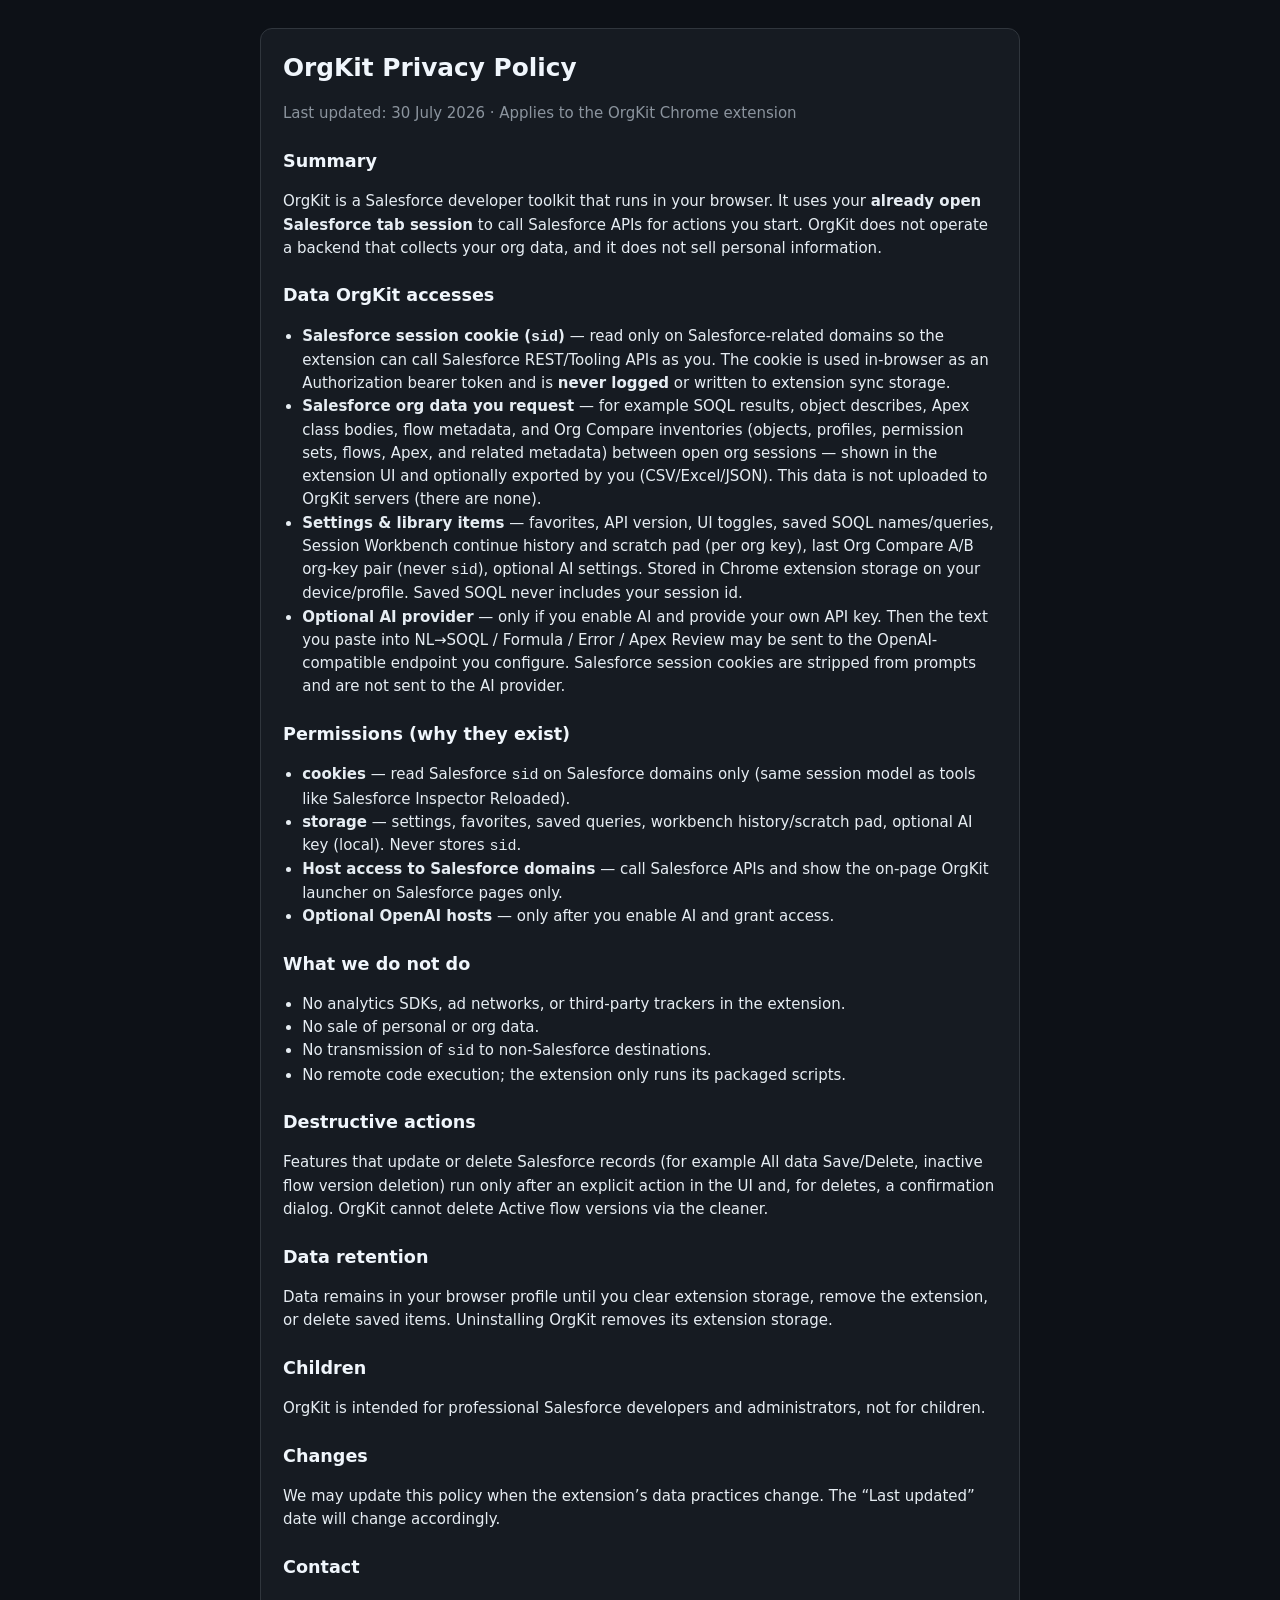
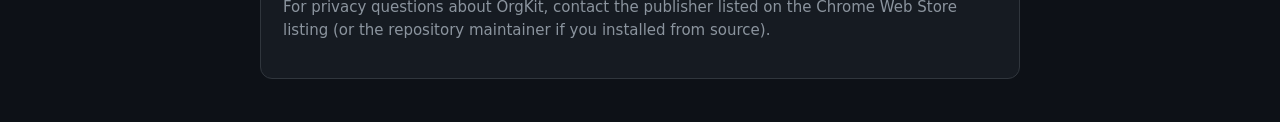
<file: privacy.html>
<!DOCTYPE html>
<html lang="en">
<head>
  <meta charset="UTF-8" />
  <meta name="viewport" content="width=device-width, initial-scale=1" />
  <title>OrgKit Privacy Policy</title>
  <style>
    :root {
      color-scheme: dark;
      --text: #e6edf3;
      --muted: #8b949e;
      --border: #30363d;
      --bg: #0d1117;
      --card: #161b22;
      --ink: #f0f6fc;
      --accent: #58a6ff;
    }
    body {
      margin: 0;
      font: 15px/1.55 system-ui, -apple-system, Segoe UI, sans-serif;
      color: var(--text);
      background: var(--bg);
    }
    main {
      max-width: 760px;
      margin: 0 auto;
      padding: 28px 18px 48px;
    }
    .card {
      background: var(--card);
      border: 1px solid var(--border);
      border-radius: 12px;
      padding: 20px 22px;
    }
    h1 { font-size: 1.55rem; margin: 0 0 6px; color: var(--ink); }
    h2 { font-size: 1.1rem; margin: 1.4rem 0 0.45rem; color: var(--ink); }
    p, li { color: var(--text); }
    .muted { color: var(--muted); }
    ul { padding-left: 1.2rem; }
    a { color: #58a6ff; }
  </style>
</head>
<body>
  <main>
    <div class="card">
      <h1>OrgKit Privacy Policy</h1>
      <p class="muted">Last updated: 30 July 2026 · Applies to the OrgKit Chrome extension</p>

      <h2>Summary</h2>
      <p>
        OrgKit is a Salesforce developer toolkit that runs in your browser.
        It uses your <strong>already open Salesforce tab session</strong> to call Salesforce APIs
        for actions you start. OrgKit does not operate a backend that collects your
        org data, and it does not sell personal information.
      </p>

      <h2>Data OrgKit accesses</h2>
      <ul>
        <li>
          <strong>Salesforce session cookie (<code>sid</code>)</strong> — read only on Salesforce-related
          domains so the extension can call Salesforce REST/Tooling APIs as you. The cookie is used
          in-browser as an Authorization bearer token and is <strong>never logged</strong> or written
          to extension sync storage.
        </li>
        <li>
          <strong>Salesforce org data you request</strong> — for example SOQL results, object describes,
          Apex class bodies, flow metadata, and Org Compare inventories (objects, profiles, permission sets, flows, Apex, and related metadata) between open org sessions —
          shown in the extension UI and optionally exported by you (CSV/Excel/JSON). This data is not
          uploaded to OrgKit servers (there are none).
        </li>
        <li>
          <strong>Settings &amp; library items</strong> — favorites, API version, UI toggles, saved SOQL
          names/queries, Session Workbench continue history and scratch pad (per org key),
          last Org Compare A/B org-key pair (never <code>sid</code>), optional AI settings.
          Stored in Chrome extension storage on your device/profile.
          Saved SOQL never includes your session id.
        </li>
        <li>
          <strong>Optional AI provider</strong> — only if you enable AI and provide your own API key.
          Then the text you paste into NL→SOQL / Formula / Error / Apex Review may be sent to the
          OpenAI-compatible endpoint you configure. Salesforce session cookies are stripped from prompts
          and are not sent to the AI provider.
        </li>
      </ul>

      <h2>Permissions (why they exist)</h2>
      <ul>
        <li><strong>cookies</strong> — read Salesforce <code>sid</code> on Salesforce domains only (same session model as tools like Salesforce Inspector Reloaded).</li>
        <li><strong>storage</strong> — settings, favorites, saved queries, workbench history/scratch pad, optional AI key (local). Never stores <code>sid</code>.</li>
        <li><strong>Host access to Salesforce domains</strong> — call Salesforce APIs and show the on-page OrgKit launcher on Salesforce pages only.</li>
        <li><strong>Optional OpenAI hosts</strong> — only after you enable AI and grant access.</li>
      </ul>

      <h2>What we do not do</h2>
      <ul>
        <li>No analytics SDKs, ad networks, or third-party trackers in the extension.</li>
        <li>No sale of personal or org data.</li>
        <li>No transmission of <code>sid</code> to non-Salesforce destinations.</li>
        <li>No remote code execution; the extension only runs its packaged scripts.</li>
      </ul>

      <h2>Destructive actions</h2>
      <p>
        Features that update or delete Salesforce records (for example All data Save/Delete, inactive
        flow version deletion) run only after an explicit action in the UI and, for deletes, a confirmation
        dialog. OrgKit cannot delete Active flow versions via the cleaner.
      </p>

      <h2>Data retention</h2>
      <p>
        Data remains in your browser profile until you clear extension storage, remove the extension,
        or delete saved items. Uninstalling OrgKit removes its extension storage.
      </p>

      <h2>Children</h2>
      <p>OrgKit is intended for professional Salesforce developers and administrators, not for children.</p>

      <h2>Changes</h2>
      <p>We may update this policy when the extension’s data practices change. The “Last updated” date will change accordingly.</p>

      <h2>Contact</h2>
      <p class="muted">
        For privacy questions about OrgKit, contact the publisher listed on the Chrome Web Store listing
        (or the repository maintainer if you installed from source).
      </p>
    </div>
  </main>
</body>
</html>
</file>
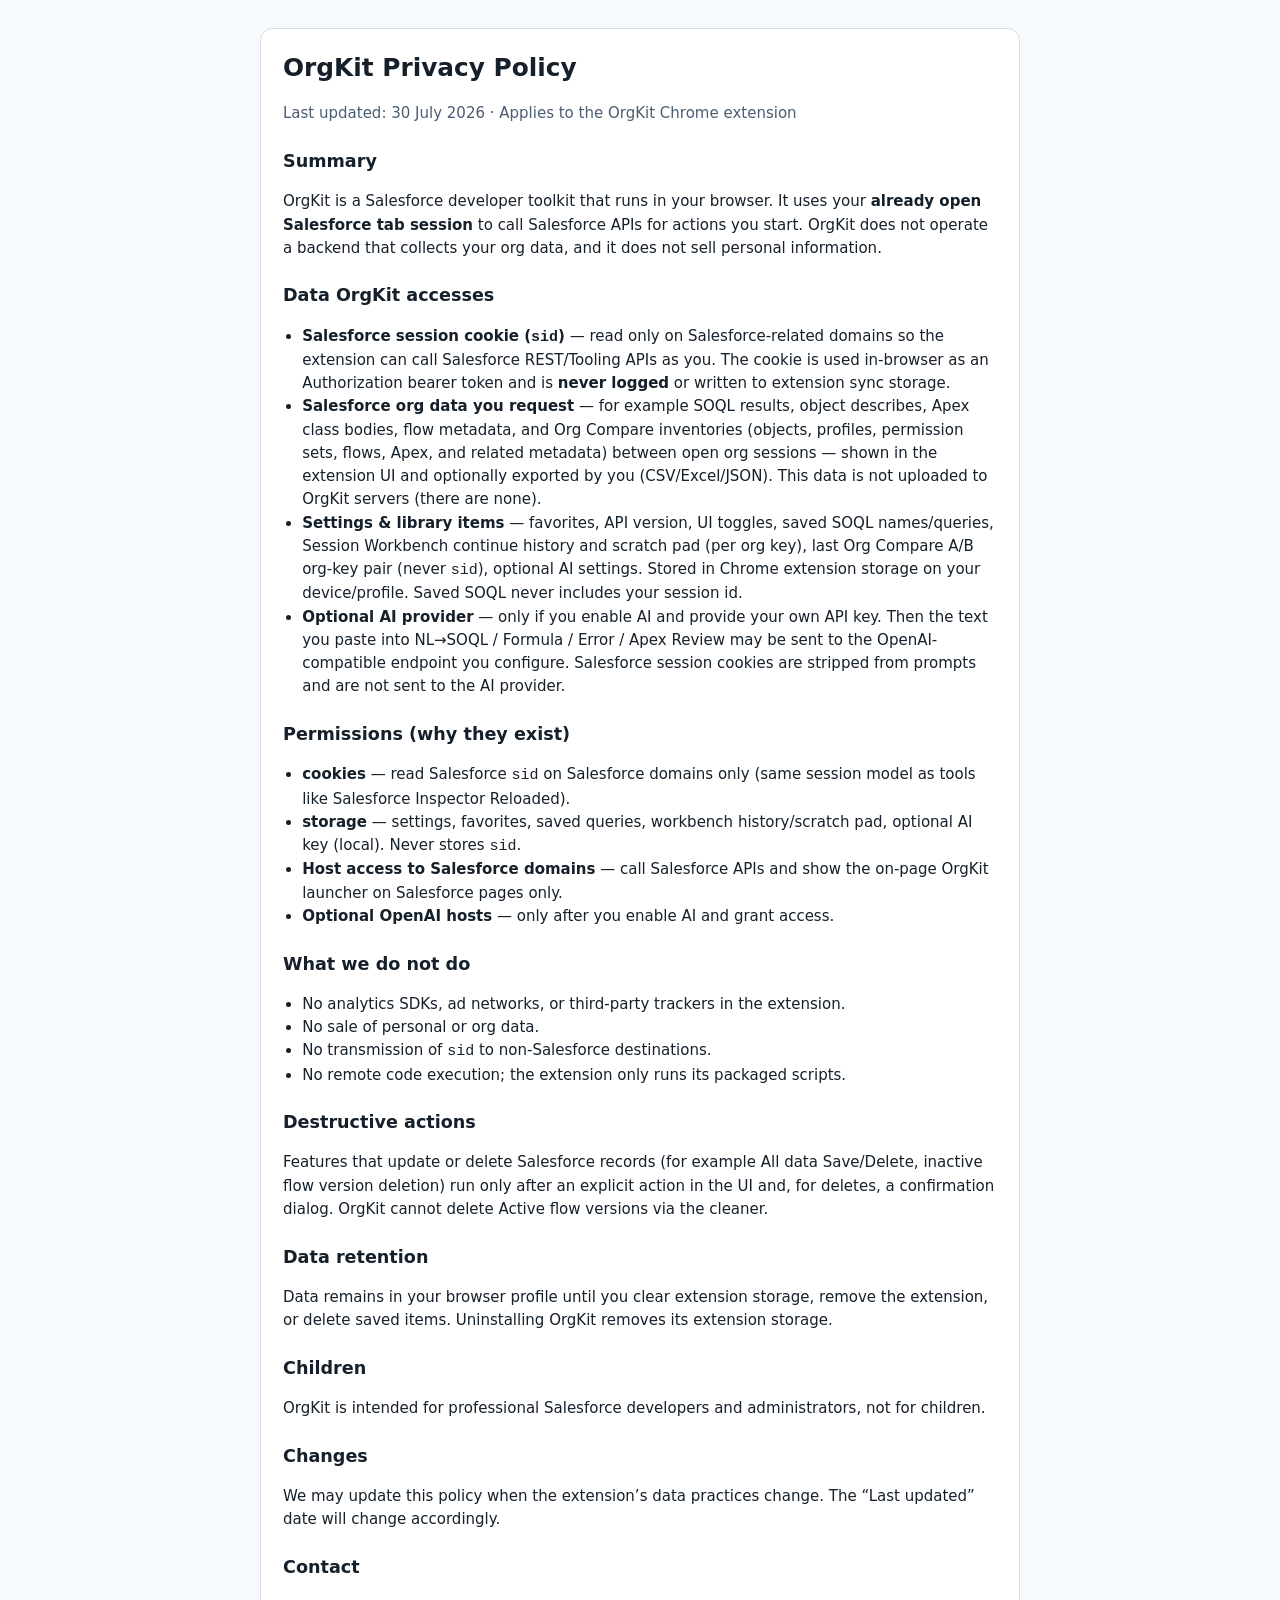
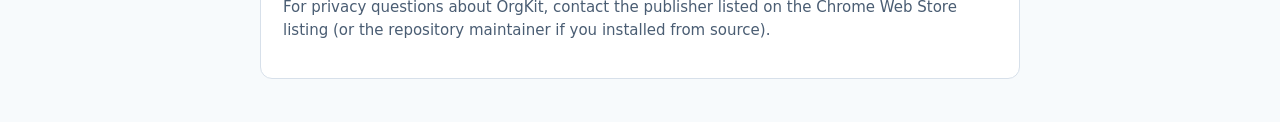
<file: extension/privacy.html>
<!DOCTYPE html>
<html lang="en">
<head>
  <meta charset="UTF-8" />
  <meta name="viewport" content="width=device-width, initial-scale=1" />
  <title>OrgKit Privacy Policy</title>
  <style>
    :root {
      color-scheme: light dark;
      --text: #15202b;
      --muted: #4a5d73;
      --border: #d7e0ea;
      --bg: #f7fafc;
      --card: #ffffff;
    }
    @media (prefers-color-scheme: dark) {
      :root {
        --text: #e8eef6;
        --muted: #9bb0c7;
        --border: #2a4a6b;
        --bg: #0b1624;
        --card: #122033;
      }
    }
    body {
      margin: 0;
      font: 15px/1.55 system-ui, -apple-system, Segoe UI, sans-serif;
      color: var(--text);
      background: var(--bg);
    }
    main {
      max-width: 760px;
      margin: 0 auto;
      padding: 28px 18px 48px;
    }
    .card {
      background: var(--card);
      border: 1px solid var(--border);
      border-radius: 12px;
      padding: 20px 22px;
    }
    h1 { font-size: 1.55rem; margin: 0 0 6px; }
    h2 { font-size: 1.1rem; margin: 1.4rem 0 0.45rem; }
    p, li { color: var(--text); }
    .muted { color: var(--muted); }
    ul { padding-left: 1.2rem; }
    a { color: #1b6fd6; }
  </style>
</head>
<body>
  <main>
    <div class="card">
      <h1>OrgKit Privacy Policy</h1>
      <p class="muted">Last updated: 30 July 2026 · Applies to the OrgKit Chrome extension</p>

      <h2>Summary</h2>
      <p>
        OrgKit is a Salesforce developer toolkit that runs in your browser.
        It uses your <strong>already open Salesforce tab session</strong> to call Salesforce APIs
        for actions you start. OrgKit does not operate a backend that collects your
        org data, and it does not sell personal information.
      </p>

      <h2>Data OrgKit accesses</h2>
      <ul>
        <li>
          <strong>Salesforce session cookie (<code>sid</code>)</strong> — read only on Salesforce-related
          domains so the extension can call Salesforce REST/Tooling APIs as you. The cookie is used
          in-browser as an Authorization bearer token and is <strong>never logged</strong> or written
          to extension sync storage.
        </li>
        <li>
          <strong>Salesforce org data you request</strong> — for example SOQL results, object describes,
          Apex class bodies, flow metadata, and Org Compare inventories (objects, profiles, permission sets, flows, Apex, and related metadata) between open org sessions —
          shown in the extension UI and optionally exported by you (CSV/Excel/JSON). This data is not
          uploaded to OrgKit servers (there are none).
        </li>
        <li>
          <strong>Settings &amp; library items</strong> — favorites, API version, UI toggles, saved SOQL
          names/queries, Session Workbench continue history and scratch pad (per org key),
          last Org Compare A/B org-key pair (never <code>sid</code>), optional AI settings.
          Stored in Chrome extension storage on your device/profile.
          Saved SOQL never includes your session id.
        </li>
        <li>
          <strong>Optional AI provider</strong> — only if you enable AI and provide your own API key.
          Then the text you paste into NL→SOQL / Formula / Error / Apex Review may be sent to the
          OpenAI-compatible endpoint you configure. Salesforce session cookies are stripped from prompts
          and are not sent to the AI provider.
        </li>
      </ul>

      <h2>Permissions (why they exist)</h2>
      <ul>
        <li><strong>cookies</strong> — read Salesforce <code>sid</code> on Salesforce domains only (same session model as tools like Salesforce Inspector Reloaded).</li>
        <li><strong>storage</strong> — settings, favorites, saved queries, workbench history/scratch pad, optional AI key (local). Never stores <code>sid</code>.</li>
        <li><strong>Host access to Salesforce domains</strong> — call Salesforce APIs and show the on-page OrgKit launcher on Salesforce pages only.</li>
        <li><strong>Optional OpenAI hosts</strong> — only after you enable AI and grant access.</li>
      </ul>

      <h2>What we do not do</h2>
      <ul>
        <li>No analytics SDKs, ad networks, or third-party trackers in the extension.</li>
        <li>No sale of personal or org data.</li>
        <li>No transmission of <code>sid</code> to non-Salesforce destinations.</li>
        <li>No remote code execution; the extension only runs its packaged scripts.</li>
      </ul>

      <h2>Destructive actions</h2>
      <p>
        Features that update or delete Salesforce records (for example All data Save/Delete, inactive
        flow version deletion) run only after an explicit action in the UI and, for deletes, a confirmation
        dialog. OrgKit cannot delete Active flow versions via the cleaner.
      </p>

      <h2>Data retention</h2>
      <p>
        Data remains in your browser profile until you clear extension storage, remove the extension,
        or delete saved items. Uninstalling OrgKit removes its extension storage.
      </p>

      <h2>Children</h2>
      <p>OrgKit is intended for professional Salesforce developers and administrators, not for children.</p>

      <h2>Changes</h2>
      <p>We may update this policy when the extension’s data practices change. The “Last updated” date will change accordingly.</p>

      <h2>Contact</h2>
      <p class="muted">
        For privacy questions about OrgKit, contact the publisher listed on the Chrome Web Store listing
        (or the repository maintainer if you installed from source).
      </p>
    </div>
  </main>
</body>
</html>
</file>
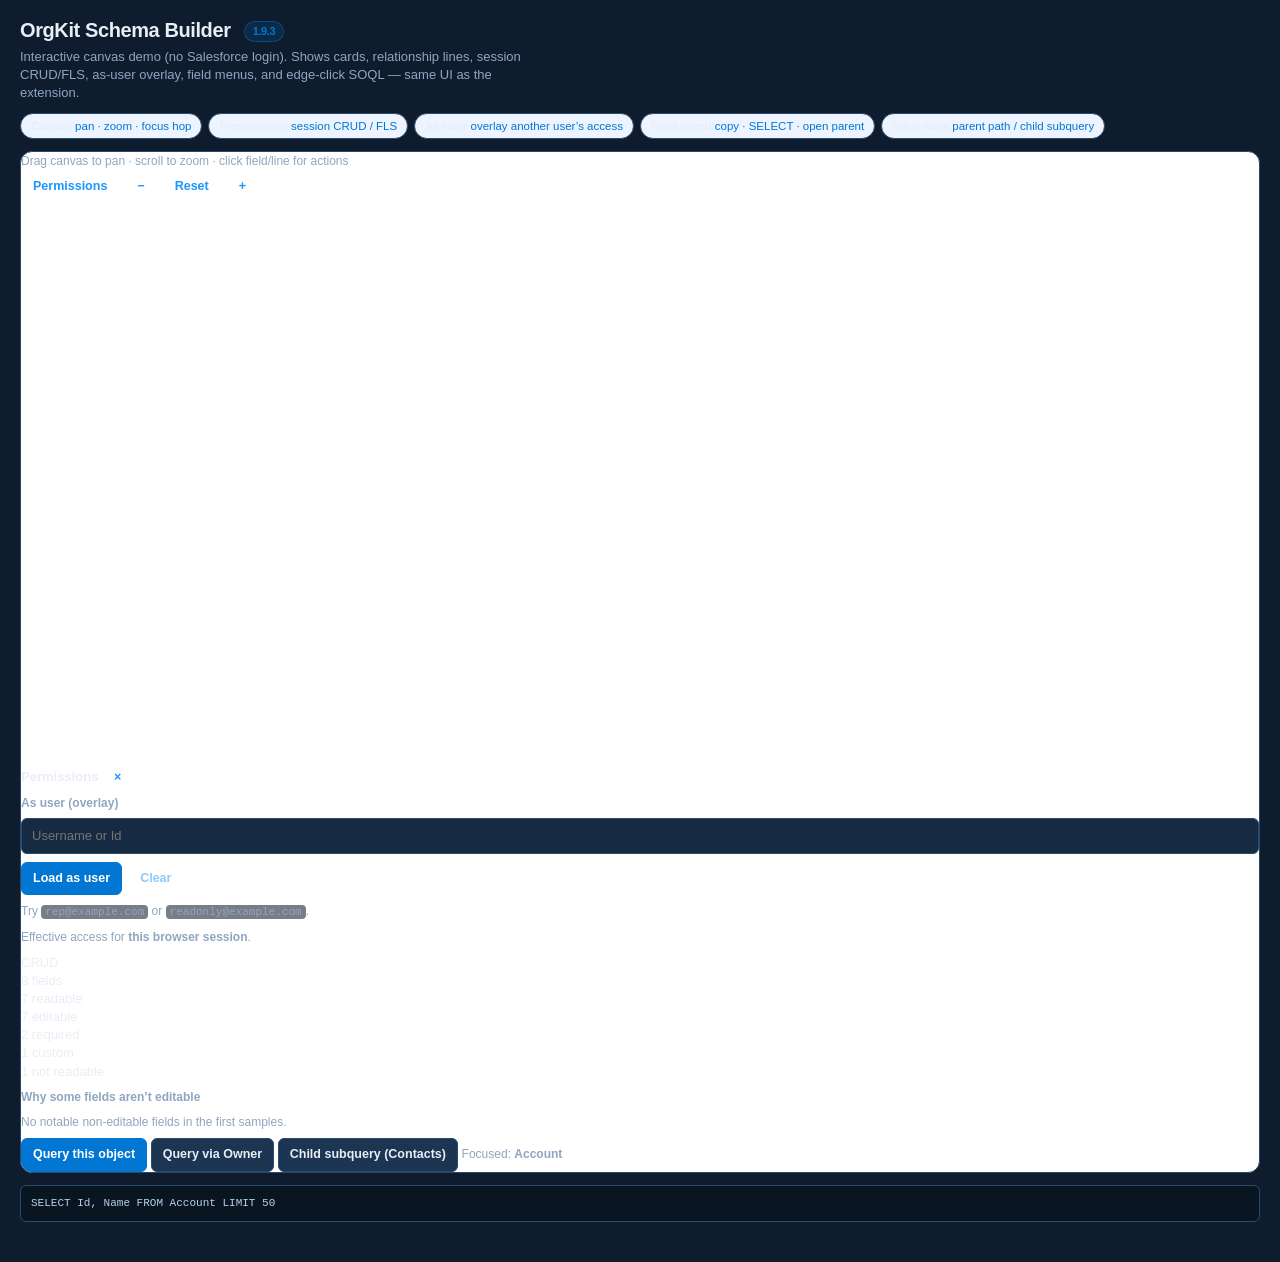
<file: extension/demo/schema-builder-canvas-demo.html>
<!DOCTYPE html>
<html lang="en">
<head>
  <meta charset="UTF-8" />
  <meta name="viewport" content="width=device-width, initial-scale=1" />
  <title>OrgKit Schema Builder — 1.9.3 demo</title>
  <link rel="stylesheet" href="../app/app.css" />
  <style>
    body {
      padding: 16px 20px 28px;
      min-height: 100vh;
      overflow: auto;
      height: auto;
      width: auto;
      display: block;
      background: var(--bg);
    }
    .demo-top { max-width: 1280px; margin: 0 auto 12px; }
    h1 { margin: 0 0 4px; font-size: 20px; letter-spacing: -0.02em; }
    .note { color: var(--muted); margin: 0 0 10px; max-width: 70ch; }
    .feature-strip {
      display: flex;
      flex-wrap: wrap;
      gap: 6px;
      margin: 0 0 12px;
    }
    .feature-chip {
      border: 1px solid var(--border);
      border-radius: 999px;
      padding: 4px 10px;
      font-size: 11.5px;
      color: var(--accent);
      background: #eef4ff;
    }
    .feature-chip strong { color: var(--text); font-weight: 600; }
    .demo-shell {
      max-width: 1280px;
      margin: 0 auto;
      border: 1px solid var(--border);
      border-radius: 12px;
      overflow: hidden;
      background: #ffffff;
    }
    .schema-builder { border: 0; border-radius: 0; }
    .schema-viewport { height: min(62vh, 560px); }
    #schemaFieldMenu { z-index: 100; }
    .tour-badge {
      display: inline-block;
      margin-left: 8px;
      padding: 2px 8px;
      border-radius: 999px;
      font-size: 11px;
      color: var(--accent);
      border: 1px solid rgba(1, 118, 211, 0.45);
      background: rgba(1, 118, 211, 0.14);
      vertical-align: middle;
    }
  </style>
</head>
<body>
  <div class="demo-top">
    <h1>OrgKit Schema Builder <span class="tour-badge">1.9.3</span></h1>
    <p class="note">
      Interactive canvas demo (no Salesforce login). Shows cards, relationship lines, session CRUD/FLS,
      as-user overlay, field menus, and edge-click SOQL — same UI as the extension.
    </p>
    <div class="feature-strip" aria-label="Feature highlights">
      <span class="feature-chip"><strong>Canvas</strong> pan · zoom · focus hop</span>
      <span class="feature-chip"><strong>Permissions</strong> session CRUD / FLS</span>
      <span class="feature-chip"><strong>As user</strong> overlay another user’s access</span>
      <span class="feature-chip"><strong>Field menu</strong> copy · SELECT · open parent</span>
      <span class="feature-chip"><strong>Edge click</strong> parent path / child subquery</span>
    </div>
  </div>

  <div class="demo-shell">
    <div class="schema-builder" id="schemaBuilder">
      <div class="schema-builder-toolbar">
        <span class="hint" style="margin:0">Drag canvas to pan · scroll to zoom · click field/line for actions</span>
        <div class="row wrap" style="margin:0;gap:6px">
          <button type="button" class="btn ghost active" id="schemaTogglePerms" title="Permissions drawer">Permissions</button>
          <button type="button" class="btn ghost" id="schemaZoomOut" title="Zoom out">−</button>
          <button type="button" class="btn ghost" id="schemaZoomReset" title="Reset view">Reset</button>
          <button type="button" class="btn ghost" id="schemaZoomIn" title="Zoom in">+</button>
        </div>
      </div>
      <div class="schema-builder-body">
        <div class="schema-viewport" id="schemaViewport">
          <div class="schema-world" id="schemaWorld">
            <svg class="schema-lines" id="schemaLines" xmlns="http://www.w3.org/2000/svg"></svg>
            <div class="schema-cards" id="schemaCards"></div>
          </div>
        </div>
        <aside class="schema-perm-drawer" id="schemaPermDrawer">
          <div class="schema-perm-drawer-head">
            <strong>Permissions</strong>
            <button type="button" class="btn ghost" id="schemaPermClose" title="Close">×</button>
          </div>
          <div id="schemaPermBody" class="schema-perm-body"></div>
        </aside>
      </div>
      <div class="schema-actions" id="schemaActions"></div>
    </div>
  </div>

  <div class="demo-top" style="margin-top:12px">
    <pre id="schemaSoqlPreview" class="result schema-soql-preview" style="margin:0"></pre>
  </div>
  <div id="schemaFieldMenu" class="schema-field-menu hidden" role="menu" hidden></div>

  <script type="module">
    import {
      objectKind,
      objectKindClass,
      extractParentRelations,
      extractChildRelations,
      formatFieldType,
      pickCardFields,
      layoutSchemaGraph,
      buildGraphEdges,
      buildObjectQuery,
      buildParentPathQuery,
      buildChildSubquery,
      sessionObjectAccess,
      fieldSchemaBadges,
      summarizeSessionPermissions,
      crudStripHtml,
      buildUserPermOverlay
    } from "../lib/schema-explorer.js";

    const $ = (sel) => document.querySelector(sel);

    const DESCRIBES = {
      Account: {
        name: "Account",
        label: "Account",
        custom: false,
        createable: true,
        updateable: true,
        deletable: true,
        queryable: true,
        retrieveable: true,
        fields: [
          { name: "Id", type: "id", label: "Account ID", updateable: false },
          { name: "Name", type: "string", length: 255, label: "Account Name", nillable: false, createable: true, updateable: true },
          { name: "Phone", type: "phone", label: "Account Phone", updateable: true },
          { name: "OwnerId", label: "Owner", type: "reference", relationshipName: "Owner", referenceTo: ["User"], nillable: false, createable: true, updateable: true },
          { name: "ParentId", label: "Parent Account", type: "reference", relationshipName: "Parent", referenceTo: ["Account"], nillable: true, createable: true, updateable: true },
          { name: "Industry", type: "picklist", label: "Industry", updateable: true },
          { name: "AnnualRevenue", type: "currency", label: "Annual Revenue", updateable: true },
          { name: "Secret_Score__c", type: "double", label: "Secret Score", custom: true, updateable: true, accessible: false }
        ],
        childRelationships: [
          { childSObject: "Contact", field: "AccountId", relationshipName: "Contacts" },
          { childSObject: "Opportunity", field: "AccountId", relationshipName: "Opportunities" },
          { childSObject: "Job__c", field: "Account__c", relationshipName: "Jobs__r" }
        ]
      },
      User: {
        name: "User",
        label: "User",
        custom: false,
        createable: false,
        updateable: true,
        deletable: false,
        queryable: true,
        retrieveable: true,
        fields: [
          { name: "Id", type: "id", label: "User ID", updateable: false },
          { name: "Name", type: "string", length: 121, label: "Full Name", updateable: true },
          { name: "Username", type: "string", length: 80, label: "Username", updateable: true },
          { name: "Email", type: "email", label: "Email", updateable: true }
        ],
        childRelationships: []
      },
      Contact: {
        name: "Contact",
        label: "Contact",
        custom: false,
        createable: true,
        updateable: true,
        deletable: true,
        queryable: true,
        retrieveable: true,
        fields: [
          { name: "Id", type: "id", label: "Contact ID", updateable: false },
          { name: "Name", type: "string", length: 121, label: "Full Name", updateable: true },
          { name: "AccountId", label: "Account", type: "reference", relationshipName: "Account", referenceTo: ["Account"], nillable: true, createable: true, updateable: true },
          { name: "Email", type: "email", label: "Email", updateable: true },
          { name: "Phone", type: "phone", label: "Business Phone", updateable: true }
        ],
        childRelationships: []
      },
      Opportunity: {
        name: "Opportunity",
        label: "Opportunity",
        custom: false,
        createable: true,
        updateable: true,
        deletable: true,
        queryable: true,
        retrieveable: true,
        fields: [
          { name: "Id", type: "id", label: "Opportunity ID", updateable: false },
          { name: "Name", type: "string", length: 120, label: "Name", nillable: false, createable: true, updateable: true },
          { name: "AccountId", label: "Account", type: "reference", relationshipName: "Account", referenceTo: ["Account"], updateable: true },
          { name: "Amount", type: "currency", precision: 16, scale: 2, label: "Amount", updateable: true },
          { name: "StageName", type: "picklist", label: "Stage", updateable: true }
        ],
        childRelationships: []
      },
      Job__c: {
        name: "Job__c",
        label: "Job",
        custom: true,
        createable: true,
        updateable: true,
        deletable: false,
        queryable: true,
        retrieveable: true,
        fields: [
          { name: "Id", type: "id", label: "Record ID", updateable: false },
          { name: "Name", type: "string", length: 80, label: "Job Name", nillable: false, createable: true, updateable: true },
          { name: "Account__c", label: "Account", type: "reference", relationshipName: "Account__r", referenceTo: ["Account"], updateable: true },
          { name: "Status__c", type: "picklist", label: "Status", custom: true, updateable: true }
        ],
        childRelationships: []
      }
    };

    /** Demo as-user profiles (stand-in for ObjectPermissions + FieldPermissions). */
    const DEMO_USERS = {
      "rep@example.com": {
        Id: "005REPxxxxxxxxxx",
        Name: "Sales Rep",
        Username: "rep@example.com",
        byObject: {
          Account: {
            objectPerms: [{ PermissionsCreate: true, PermissionsRead: true, PermissionsEdit: true, PermissionsDelete: false }],
            fieldPerms: [
              { Field: "Account.Name", PermissionsRead: true, PermissionsEdit: true },
              { Field: "Account.Phone", PermissionsRead: true, PermissionsEdit: true },
              { Field: "Account.OwnerId", PermissionsRead: true, PermissionsEdit: false },
              { Field: "Account.ParentId", PermissionsRead: true, PermissionsEdit: false },
              { Field: "Account.Industry", PermissionsRead: true, PermissionsEdit: true },
              { Field: "Account.AnnualRevenue", PermissionsRead: true, PermissionsEdit: false },
              { Field: "Account.Secret_Score__c", PermissionsRead: false, PermissionsEdit: false }
            ]
          }
        }
      },
      "readonly@example.com": {
        Id: "005RODxxxxxxxxxx",
        Name: "Read Only",
        Username: "readonly@example.com",
        byObject: {
          Account: {
            objectPerms: [{ PermissionsCreate: false, PermissionsRead: true, PermissionsEdit: false, PermissionsDelete: false }],
            fieldPerms: [
              { Field: "Account.Name", PermissionsRead: true, PermissionsEdit: false },
              { Field: "Account.Phone", PermissionsRead: true, PermissionsEdit: false },
              { Field: "Account.OwnerId", PermissionsRead: true, PermissionsEdit: false },
              { Field: "Account.Industry", PermissionsRead: true, PermissionsEdit: false },
              { Field: "Account.Secret_Score__c", PermissionsRead: false, PermissionsEdit: false }
            ]
          }
        }
      }
    };

    const state = {
      center: "Account",
      view: { x: 36, y: 18, scale: 0.88 },
      drawerOpen: true,
      asUserKey: "",
      asUser: null,
      overlays: {},
      highlightedEdgeId: "",
      edges: []
    };

    function escapeHtml(s) {
      return String(s ?? "")
        .replaceAll("&", "&amp;")
        .replaceAll("<", "&lt;")
        .replaceAll(">", "&gt;")
        .replaceAll('"', "&quot;");
    }

    function applyTransform() {
      $("#schemaWorld").style.transform = `translate(${state.view.x}px, ${state.view.y}px) scale(${state.view.scale})`;
    }

    function currentOverlay(objectName) {
      if (!state.asUser) return null;
      return state.overlays[objectName || state.center] || null;
    }

    function previewSoql(soql) {
      const pre = $("#schemaSoqlPreview");
      pre.textContent = soql || "";
      pre.classList.toggle("hidden", !soql);
    }

    function hideFieldMenu() {
      const menu = $("#schemaFieldMenu");
      menu.classList.add("hidden");
      menu.hidden = true;
      menu.innerHTML = "";
    }

    function openFieldMenu({ field, objectName, clientX, clientY, anchorEl }) {
      const menu = $("#schemaFieldMenu");
      const parentTargets = Array.isArray(field.referenceTo) ? field.referenceTo.filter(Boolean) : [];
      const edge = state.edges.find((e) => e.fromObject === objectName && e.fromField === field.name);
      const items = [
        { id: "copy-api", label: `Copy ${field.name}` },
        { id: "copy-select", label: "Copy SELECT snippet" }
      ];
      if (edge) items.push({ id: "highlight-edge", label: "Highlight relationship line" });
      if (parentTargets.length) {
        items.push({ id: "query-parent", label: `Query via ${field.relationshipName || field.name}` });
        items.push({ id: "open-parent", label: `Open ${parentTargets[0]}` });
      }
      items.push({ id: "query-field", label: "Query this field" });

      menu.innerHTML = items
        .map(
          (it) =>
            `<button type="button" class="schema-field-menu-item" role="menuitem" data-action="${it.id}">${escapeHtml(it.label)}</button>`
        )
        .join("");
      menu.classList.remove("hidden");
      menu.hidden = false;

      menu.style.left = "0px";
      menu.style.top = "0px";
      const rect = menu.getBoundingClientRect();
      let x = clientX ?? anchorEl.getBoundingClientRect().left;
      let y = clientY ?? anchorEl.getBoundingClientRect().bottom + 4;
      x = Math.min(x, window.innerWidth - rect.width - 8);
      y = Math.min(y, window.innerHeight - rect.height - 8);
      menu.style.left = `${Math.max(8, x)}px`;
      menu.style.top = `${Math.max(8, y)}px`;

      menu.querySelectorAll("[data-action]").forEach((btn) => {
        btn.addEventListener("click", (e) => {
          e.stopPropagation();
          const action = btn.getAttribute("data-action");
          const describe = DESCRIBES[state.center];
          hideFieldMenu();
          if (action === "copy-api") {
            previewSoql(`// Copied field API name\n${field.name}`);
            return;
          }
          if (action === "copy-select" || action === "query-field") {
            previewSoql(`SELECT Id, ${field.name} FROM ${objectName} LIMIT 50`);
            return;
          }
          if (action === "highlight-edge" && edge) {
            state.highlightedEdgeId = edge.id;
            drawLines(state.edges);
            return;
          }
          if (action === "query-parent" && describe) {
            const parent =
              extractParentRelations(describe).find((p) => p.fieldName === field.name) || {
                fieldName: field.name,
                relationshipName: field.relationshipName,
                targetObject: parentTargets[0],
                type: field.type
              };
            previewSoql(buildParentPathQuery(describe, parent));
            return;
          }
          if (action === "open-parent" && parentTargets[0] && DESCRIBES[parentTargets[0]]) {
            render(parentTargets[0]);
          }
        });
      });
    }

    function renderPermDrawer(describe) {
      const body = $("#schemaPermBody");
      const overlay = currentOverlay(describe.name);
      const summary = summarizeSessionPermissions(describe, overlay);
      const { access, fieldCounts, blockedEdit } = summary;
      const modeLabel = overlay?.mode === "user"
        ? `user <strong>${escapeHtml(overlay.userLabel)}</strong>`
        : "<strong>this browser session</strong>";
      const blockedHtml = blockedEdit.length
        ? `<ul class="schema-perm-list">${blockedEdit
            .map((b) => `<li><code>${escapeHtml(b.name)}</code> — ${escapeHtml(b.reason || "Not editable")}</li>`)
            .join("")}</ul>`
        : `<p class="hint">No notable non-editable fields in the first samples.</p>`;

      body.innerHTML = `
        <div class="label" style="margin-top:0">As user (overlay)</div>
        <div class="row wrap" style="gap:6px;margin:6px 0">
          <input type="text" class="input grow" id="schemaAsUserInput" list="demoUsers" placeholder="Username or Id" value="${escapeHtml(state.asUserKey)}" autocomplete="off" />
          <datalist id="demoUsers">
            <option value="rep@example.com"></option>
            <option value="readonly@example.com"></option>
          </datalist>
        </div>
        <div class="row wrap" style="gap:6px">
          <button type="button" class="btn primary" id="schemaAsUserLoad">Load as user</button>
          <button type="button" class="btn ghost" id="schemaAsUserClear" ${state.asUser ? "" : "disabled"}>Clear</button>
        </div>
        <p class="hint" id="schemaAsUserStatus">${
          state.asUser
            ? `Showing permissions for ${escapeHtml(state.asUser.Username)}`
            : "Try <code>rep@example.com</code> or <code>readonly@example.com</code>."
        }</p>
        <p class="hint">Effective access for ${modeLabel}.</p>
        <div class="sb-crud-strip large">${crudStripHtml(access)}</div>
        <div class="schema-perm-stats">
          <div><span>${fieldCounts.total}</span> fields</div>
          <div><span>${fieldCounts.readable}</span> readable</div>
          <div><span>${fieldCounts.editable}</span> editable</div>
          <div><span>${fieldCounts.required}</span> required</div>
          <div><span>${fieldCounts.custom}</span> custom</div>
          ${fieldCounts.notReadable ? `<div><span>${fieldCounts.notReadable}</span> not readable</div>` : ""}
        </div>
        <div class="label">Why some fields aren’t editable</div>
        ${blockedHtml}
      `;

      $("#schemaAsUserLoad")?.addEventListener("click", loadAsUser);
      $("#schemaAsUserClear")?.addEventListener("click", clearAsUser);
      $("#schemaAsUserInput")?.addEventListener("keydown", (e) => {
        if (e.key === "Enter") {
          e.preventDefault();
          loadAsUser();
        }
      });
    }

    function loadAsUser() {
      const key = String($("#schemaAsUserInput")?.value || "").trim().toLowerCase();
      state.asUserKey = key;
      const profile = DEMO_USERS[key];
      const status = $("#schemaAsUserStatus");
      if (!profile) {
        if (status) status.textContent = "Demo users: rep@example.com or readonly@example.com";
        return;
      }
      state.asUser = { Id: profile.Id, Name: profile.Name, Username: profile.Username };
      state.overlays = {};
      const pack = profile.byObject[state.center] || profile.byObject.Account;
      state.overlays[state.center] = buildUserPermOverlay({
        user: state.asUser,
        objectApiName: state.center,
        objectPerms: pack?.objectPerms || [],
        fieldPerms: pack?.fieldPerms || []
      });
      render(state.center);
    }

    function clearAsUser() {
      state.asUserKey = "";
      state.asUser = null;
      state.overlays = {};
      render(state.center);
    }

    function buildCard(describe, isCenter) {
      const kind = objectKind(describe.name, !!describe.custom);
      const overlay = isCenter ? currentOverlay(describe.name) : null;
      const access = overlay?.mode === "user" ? overlay.objectAccess : sessionObjectAccess(describe);
      const fields = pickCardFields(describe, { max: isCenter ? 12 : 8 });
      const card = document.createElement("div");
      card.className = `sb-card ${objectKindClass(kind)}${isCenter ? " is-center" : ""}${
        overlay?.mode === "user" ? " has-as-user" : ""
      }`;
      card.dataset.object = describe.name;
      const crudTitle = overlay?.mode === "user" ? `CRUD for ${overlay.userLabel}` : "Session CRUD";
      const crudHtml = isCenter
        ? `<div class="sb-crud-strip" title="${escapeHtml(crudTitle)}">${crudStripHtml(access)}</div>`
        : "";
      card.innerHTML = `
        <div class="sb-card-head" title="Focus ${escapeHtml(describe.name)}">
          <div>
            <span class="sb-kind">${escapeHtml(kind)}</span>
            <strong>${escapeHtml(describe.label || describe.name)}</strong>
            <span class="sb-api">${escapeHtml(describe.name)}</span>
          </div>
        </div>
        ${crudHtml}
        <div class="sb-fields">
          ${fields
            .map((f) => {
              const badges = fieldSchemaBadges(f, overlay);
              const rel = f.referenceTo?.length ? " is-rel" : "";
              const req = !f.nillable && f.createable ? " is-required" : "";
              const denied = !badges.readable ? " is-denied" : "";
              const accessHtml = badges.access
                .map((b) => `<span class="sb-badge sb-badge-${b.kind}" title="${escapeHtml(b.title)}">${escapeHtml(b.key)}</span>`)
                .join("");
              const flagHtml = badges.flags
                .map((b) => `<span class="sb-badge sb-badge-${b.kind}" title="${escapeHtml(b.title)}">${escapeHtml(b.key)}</span>`)
                .join("");
              return `<div class="sb-field${rel}${req}${denied}" data-field="${escapeHtml(f.name)}" data-object="${escapeHtml(describe.name)}" title="${escapeHtml(badges.reason || f.name)}">
                <span class="sb-field-name">${escapeHtml(f.label || f.name)}</span>
                <span class="sb-field-meta">
                  <span class="sb-field-badges">${accessHtml}${flagHtml}</span>
                  <span class="sb-field-type">${escapeHtml(formatFieldType(f))}</span>
                </span>
              </div>`;
            })
            .join("")}
        </div>
        <div class="sb-more-static">${describe.fields.length} fields</div>
      `;
      card.querySelector(".sb-card-head").addEventListener("click", () => {
        if (describe.name !== state.center) render(describe.name);
      });
      card.querySelectorAll(".sb-field[data-field]").forEach((row) => {
        row.addEventListener("click", (e) => {
          e.stopPropagation();
          const fieldName = row.getAttribute("data-field");
          const field = (describe.fields || []).find((f) => f.name === fieldName);
          if (!field) return;
          openFieldMenu({
            field,
            objectName: describe.name,
            anchorEl: row,
            clientX: e.clientX,
            clientY: e.clientY
          });
        });
      });
      return card;
    }

    function drawLines(edges) {
      const svg = $("#schemaLines");
      const host = $("#schemaCards");
      let maxX = 900;
      let maxY = 700;
      for (const card of host.querySelectorAll(".sb-card")) {
        maxX = Math.max(maxX, card.offsetLeft + card.offsetWidth + 80);
        maxY = Math.max(maxY, card.offsetTop + card.offsetHeight + 80);
      }
      svg.setAttribute("width", String(maxX));
      svg.setAttribute("height", String(maxY));
      svg.style.width = `${maxX}px`;
      svg.style.height = `${maxY}px`;
      svg.innerHTML = `<defs>
        <marker id="sb-arrow" viewBox="0 0 10 10" refX="8" refY="5" markerWidth="7" markerHeight="7" orient="auto-start-reverse">
          <path d="M 0 0 L 10 5 L 0 10 z" fill="#5b9bd5"></path>
        </marker>
        <marker id="sb-arrow-md" viewBox="0 0 10 10" refX="8" refY="5" markerWidth="7" markerHeight="7" orient="auto-start-reverse">
          <path d="M 0 0 L 10 5 L 0 10 z" fill="#e07a5f"></path>
        </marker>
      </defs>`;

      for (const edge of edges) {
        const fromField = host.querySelector(
          `.sb-field[data-object="${CSS.escape(edge.fromObject)}"][data-field="${CSS.escape(edge.fromField)}"]`
        );
        const fromCard = host.querySelector(`.sb-card[data-object="${CSS.escape(edge.fromObject)}"]`);
        const toCard = host.querySelector(`.sb-card[data-object="${CSS.escape(edge.toObject)}"]`);
        const fromEl = fromField || fromCard;
        if (!fromEl || !toCard) continue;
        const x1 = fromEl.offsetLeft + (fromField ? fromEl.offsetWidth : fromEl.offsetWidth / 2);
        const y1 = fromEl.offsetTop + fromEl.offsetHeight / 2;
        const x2 = toCard.offsetLeft + toCard.offsetWidth / 2;
        const y2 = toCard.offsetTop + 18;
        const dx = Math.max(40, Math.abs(x2 - x1) * 0.35);
        const c1x = x1 + (x2 >= x1 ? dx : -dx);
        const c2x = x2 + (x2 >= x1 ? -dx : dx);
        const d = `M ${x1} ${y1} C ${c1x} ${y1}, ${c2x} ${y2}, ${x2} ${y2}`;
        const highlighted = state.highlightedEdgeId === edge.id;
        const baseClass = edge.kind === "masterdetail" ? "sb-line sb-line-md" : "sb-line";

        const hit = document.createElementNS("http://www.w3.org/2000/svg", "path");
        hit.setAttribute("d", d);
        hit.setAttribute("class", "sb-line-hit");
        hit.dataset.edgeId = edge.id;
        hit.addEventListener("click", (ev) => {
          ev.stopPropagation();
          onEdgeClick(edge);
        });
        svg.appendChild(hit);

        const path = document.createElementNS("http://www.w3.org/2000/svg", "path");
        path.setAttribute("d", d);
        path.setAttribute("class", `${baseClass}${highlighted ? " is-highlight" : ""}`);
        path.setAttribute("marker-end", `url(#sb-arrow${edge.kind === "masterdetail" ? "-md" : ""})`);
        svg.appendChild(path);

        const tick = document.createElementNS("http://www.w3.org/2000/svg", "circle");
        tick.setAttribute("cx", String(x1));
        tick.setAttribute("cy", String(y1));
        tick.setAttribute("r", "3.5");
        tick.setAttribute("class", edge.kind === "masterdetail" ? "sb-line-dot sb-line-md" : "sb-line-dot");
        svg.appendChild(tick);
      }
    }

    function onEdgeClick(edge) {
      state.highlightedEdgeId = edge.id;
      drawLines(state.edges);
      const center = DESCRIBES[state.center];
      if (!center) return;
      if (edge.fromObject === center.name) {
        const parent =
          extractParentRelations(center).find((p) => p.fieldName === edge.fromField) || {
            fieldName: edge.fromField,
            relationshipName: null,
            targetObject: edge.toObject,
            type: edge.kind
          };
        previewSoql(buildParentPathQuery(center, parent));
        return;
      }
      if (edge.toObject === center.name) {
        const child =
          extractChildRelations(center).find(
            (c) => c.childObject === edge.fromObject && c.fieldName === edge.fromField
          ) || {
            childObject: edge.fromObject,
            fieldName: edge.fromField,
            relationshipName: null,
            cascadeDelete: edge.kind === "masterdetail"
          };
        previewSoql(buildChildSubquery(center, child) || buildObjectQuery(center));
      }
    }

    function render(name) {
      if (!DESCRIBES[name]) return;
      hideFieldMenu();
      state.center = name;
      state.highlightedEdgeId = "";
      const describe = DESCRIBES[name];
      const parents = extractParentRelations(describe);
      const children = extractChildRelations(describe);
      const parentNames = [...new Set(parents.map((p) => p.targetObject))].filter((n) => DESCRIBES[n]).slice(0, 6);
      const childNames = [...new Set(children.map((c) => c.childObject))]
        .filter((n) => DESCRIBES[n] && n !== name)
        .slice(0, 8);
      const positions = layoutSchemaGraph({
        centerName: name,
        parentNames,
        childNames,
        cardWidth: 268,
        gapX: 40,
        gapY: 80,
        centerY: 300
      });
      let minX = Infinity;
      let minY = Infinity;
      for (const p of positions.values()) {
        minX = Math.min(minX, p.x);
        minY = Math.min(minY, p.y);
      }
      const ox = 40 - minX;
      const oy = 40 - minY;
      const host = $("#schemaCards");
      host.replaceChildren();
      for (const [obj, pos] of positions) {
        const card = buildCard(DESCRIBES[obj], obj === name);
        card.style.left = `${pos.x + ox}px`;
        card.style.top = `${pos.y + oy}px`;
        host.appendChild(card);
      }
      state.edges = buildGraphEdges({
        centerName: name,
        parents: parents.filter((p) => parentNames.includes(p.targetObject)),
        children: children.filter((c) => childNames.includes(c.childObject))
      });
      drawLines(state.edges);

      $("#schemaActions").innerHTML = `
        <button type="button" class="btn primary" id="schemaQueryObject">Query this object</button>
        <button type="button" class="btn" id="schemaParentPath">Query via Owner</button>
        <button type="button" class="btn" id="schemaChildSub">Child subquery (Contacts)</button>
        <span class="hint" style="margin:0">Focused: <strong>${escapeHtml(name)}</strong></span>
      `;
      $("#schemaQueryObject").onclick = () => previewSoql(buildObjectQuery(describe));
      $("#schemaParentPath").onclick = () => {
        const parent = parents.find((p) => p.fieldName === "OwnerId") || parents[0];
        if (parent) previewSoql(buildParentPathQuery(describe, parent));
      };
      $("#schemaChildSub").onclick = () => {
        const child = children.find((c) => c.relationshipName === "Contacts") || children[0];
        if (child) previewSoql(buildChildSubquery(describe, child));
      };

      renderPermDrawer(describe);
      applyDrawer();
      previewSoql(buildObjectQuery(describe));
      applyTransform();
    }

    function applyDrawer() {
      const drawer = $("#schemaPermDrawer");
      drawer.hidden = !state.drawerOpen;
      $("#schemaTogglePerms")?.classList.toggle("active", state.drawerOpen);
    }

    $("#schemaTogglePerms").addEventListener("click", () => {
      state.drawerOpen = !state.drawerOpen;
      applyDrawer();
    });
    $("#schemaPermClose").addEventListener("click", () => {
      state.drawerOpen = false;
      applyDrawer();
    });
    $("#schemaZoomIn").onclick = () => {
      state.view.scale = Math.min(1.6, state.view.scale * 1.15);
      applyTransform();
    };
    $("#schemaZoomOut").onclick = () => {
      state.view.scale = Math.max(0.5, state.view.scale / 1.15);
      applyTransform();
    };
    $("#schemaZoomReset").onclick = () => {
      state.view = { x: 36, y: 18, scale: 0.88 };
      applyTransform();
    };

    const vp = $("#schemaViewport");
    let dragging = false;
    let lx = 0;
    let ly = 0;
    vp.addEventListener("pointerdown", (e) => {
      if (e.target.closest(".sb-card") || e.target.closest(".sb-line-hit")) return;
      dragging = true;
      lx = e.clientX;
      ly = e.clientY;
      vp.classList.add("is-panning");
      hideFieldMenu();
    });
    vp.addEventListener("pointermove", (e) => {
      if (!dragging) return;
      state.view.x += e.clientX - lx;
      state.view.y += e.clientY - ly;
      lx = e.clientX;
      ly = e.clientY;
      applyTransform();
    });
    vp.addEventListener("pointerup", () => {
      dragging = false;
      vp.classList.remove("is-panning");
    });
    vp.addEventListener(
      "wheel",
      (e) => {
        e.preventDefault();
        state.view.scale = Math.min(1.6, Math.max(0.5, state.view.scale * (e.deltaY > 0 ? 1 / 1.08 : 1.08)));
        applyTransform();
      },
      { passive: false }
    );

    document.addEventListener("click", (e) => {
      if (e.target.closest?.("#schemaFieldMenu") || e.target.closest?.(".sb-field[data-field]")) return;
      hideFieldMenu();
    });
    document.addEventListener("keydown", (e) => {
      if (e.key === "Escape") hideFieldMenu();
    });

    render("Account");
  </script>
</body>
</html>
</file>
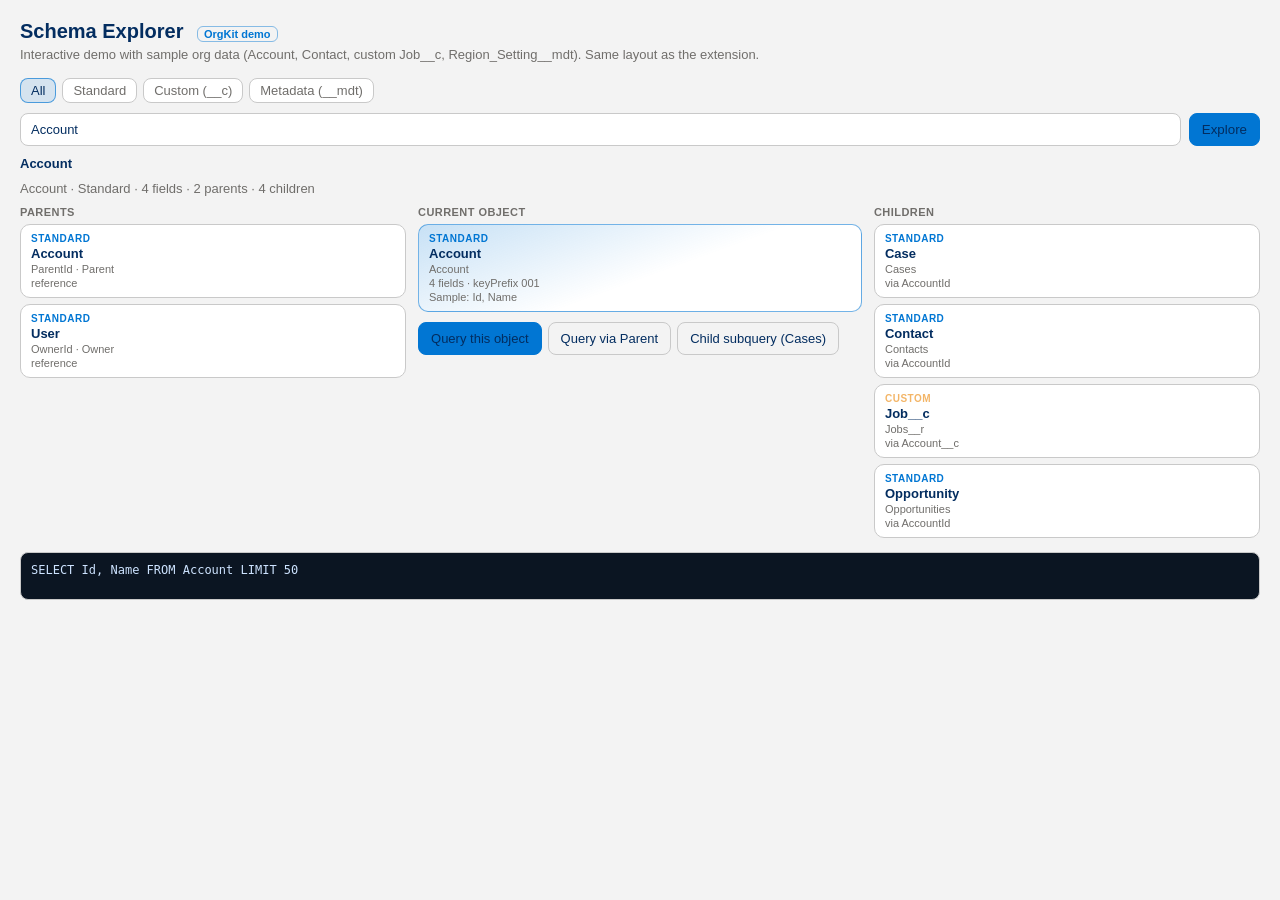
<file: extension/demo/schema-explorer-demo.html>
<!DOCTYPE html>
<html lang="en">
<head>
  <meta charset="UTF-8" />
  <meta name="viewport" content="width=device-width, initial-scale=1" />
  <title>OrgKit Schema Explorer — demo</title>
  <style>
    :root {
      --bg: #f3f3f3;
      --surface: #ffffff;
      --surface-2: #f3f3f3;
      --ink: #032d60;
      --muted: #706e6b;
      --border: #c9c9c9;
      --accent: #0176d3;
      --accent-soft: rgba(1, 118, 211, 0.12);
      --font: "Segoe UI", "Helvetica Neue", sans-serif;
      --mono: Consolas, monospace;
    }
    * { box-sizing: border-box; }
    body {
      margin: 0;
      font-family: var(--font);
      font-size: 13px;
      color: var(--ink);
      background: var(--bg);
      padding: 20px;
      min-height: 100vh;
    }
    h1 { margin: 0 0 4px; font-size: 20px; }
    .sub { color: var(--muted); margin: 0 0 16px; }
    .filters { display: flex; gap: 6px; flex-wrap: wrap; margin-bottom: 10px; }
    .filters button, .actions button, .node {
      font: inherit; cursor: pointer;
    }
    .filters button {
      border: 1px solid var(--border);
      background: var(--surface);
      color: var(--muted);
      border-radius: 8px;
      padding: 4px 10px;
    }
    .filters button.active {
      border-color: rgba(1, 118, 211, 0.65);
      background: var(--accent-soft);
      color: var(--ink);
    }
    .search-row { display: flex; gap: 8px; margin-bottom: 8px; }
    input {
      flex: 1;
      border: 1px solid var(--border);
      background: var(--surface);
      color: var(--ink);
      border-radius: 8px;
      padding: 8px 10px;
      font: inherit;
    }
    .btn {
      border: 1px solid var(--border);
      background: var(--surface-2);
      color: var(--ink);
      border-radius: 8px;
      padding: 8px 12px;
    }
    .btn.primary { background: var(--accent); border-color: var(--accent); }
    .crumb { margin: 10px 0; color: var(--muted); }
    .crumb strong { color: var(--ink); }
    .summary { color: var(--muted); margin-bottom: 10px; }
    .canvas {
      display: grid;
      grid-template-columns: 1fr 1.15fr 1fr;
      gap: 12px;
      align-items: start;
    }
    .col-title {
      font-size: 11px;
      letter-spacing: 0.04em;
      text-transform: uppercase;
      color: var(--muted);
      font-weight: 600;
      margin-bottom: 6px;
    }
    .list { display: flex; flex-direction: column; gap: 6px; }
    .node {
      display: flex;
      flex-direction: column;
      gap: 2px;
      text-align: left;
      border: 1px solid var(--border);
      background: var(--surface);
      color: var(--ink);
      border-radius: 10px;
      padding: 8px 10px;
    }
    .node:hover { border-color: var(--accent); background: var(--surface-2); }
    .node.center {
      cursor: default;
      border-color: rgba(1, 118, 211, 0.55);
      background: linear-gradient(160deg, rgba(1, 118, 211, 0.22), transparent 55%), var(--surface);
    }
    .kind { font-size: 10px; letter-spacing: 0.05em; text-transform: uppercase; color: var(--accent); font-weight: 600; }
    .kind-custom .kind { color: #f3b567; }
    .kind-mdt .kind { color: #b7a6ff; }
    .meta { color: var(--muted); font-size: 11px; }
    .actions { display: flex; flex-wrap: wrap; gap: 6px; margin-top: 10px; }
    pre {
      margin-top: 14px;
      background: #0b1522;
      border: 1px solid var(--border);
      border-radius: 8px;
      padding: 10px;
      overflow: auto;
      font-family: var(--mono);
      font-size: 12px;
      color: #cde3ff;
      min-height: 48px;
    }
    .badge {
      display: inline-block;
      margin-left: 8px;
      font-size: 11px;
      color: var(--accent);
      border: 1px solid rgba(1,118,211,.45);
      border-radius: 6px;
      padding: 1px 6px;
    }
  </style>
</head>
<body>
  <h1>Schema Explorer <span class="badge">OrgKit demo</span></h1>
  <p class="sub">Interactive demo with sample org data (Account, Contact, custom Job__c, Region_Setting__mdt). Same layout as the extension.</p>

  <div class="filters" id="filters">
    <button type="button" class="active" data-filter="all">All</button>
    <button type="button" data-filter="standard">Standard</button>
    <button type="button" data-filter="custom">Custom (__c)</button>
    <button type="button" data-filter="mdt">Metadata (__mdt)</button>
  </div>
  <div class="search-row">
    <input id="search" list="objects" placeholder="Search Account, Contact, Job__c, Region_Setting__mdt…" value="Account" />
    <datalist id="objects"></datalist>
    <button type="button" class="btn primary" id="explore">Explore</button>
  </div>
  <div class="crumb" id="crumb"></div>
  <div class="summary" id="summary"></div>
  <div class="canvas">
    <div>
      <div class="col-title">Parents</div>
      <div class="list" id="parents"></div>
    </div>
    <div>
      <div class="col-title">Current object</div>
      <div id="center"></div>
      <div class="actions" id="actions"></div>
    </div>
    <div>
      <div class="col-title">Children</div>
      <div class="list" id="children"></div>
    </div>
  </div>
  <pre id="soql">Click Explore to load schema…</pre>

  <script type="module">
    import {
      objectKind,
      objectKindClass,
      extractParentRelations,
      extractChildRelations,
      buildObjectQuery,
      buildParentPathQuery,
      buildChildSubquery,
      schemaSummary,
      pickDisplayFields,
      filterSchemaObjects
    } from "../lib/schema-explorer.js";

    const DESCRIBES = {
      Account: {
        name: "Account", label: "Account", custom: false, keyPrefix: "001",
        fields: [
          { name: "Id", type: "id" },
          { name: "Name", type: "string", label: "Account Name" },
          { name: "OwnerId", label: "Owner", type: "reference", relationshipName: "Owner", referenceTo: ["User"], nillable: false },
          { name: "ParentId", label: "Parent Account", type: "reference", relationshipName: "Parent", referenceTo: ["Account"], nillable: true }
        ],
        childRelationships: [
          { childSObject: "Contact", field: "AccountId", relationshipName: "Contacts" },
          { childSObject: "Case", field: "AccountId", relationshipName: "Cases" },
          { childSObject: "Opportunity", field: "AccountId", relationshipName: "Opportunities" },
          { childSObject: "Job__c", field: "Account__c", relationshipName: "Jobs__r" }
        ]
      },
      Contact: {
        name: "Contact", label: "Contact", custom: false, keyPrefix: "003",
        fields: [
          { name: "Id", type: "id" },
          { name: "Name", type: "string" },
          { name: "AccountId", label: "Account", type: "reference", relationshipName: "Account", referenceTo: ["Account"] },
          { name: "OwnerId", label: "Owner", type: "reference", relationshipName: "Owner", referenceTo: ["User"] }
        ],
        childRelationships: [
          { childSObject: "Case", field: "ContactId", relationshipName: "Cases" },
          { childSObject: "Opportunity", field: "ContactId", relationshipName: "Opportunities" }
        ]
      },
      User: {
        name: "User", label: "User", custom: false, keyPrefix: "005",
        fields: [
          { name: "Id", type: "id" },
          { name: "Name", type: "string" },
          { name: "Username", type: "string" }
        ],
        childRelationships: [
          { childSObject: "Account", field: "OwnerId", relationshipName: "Accounts__r" },
          { childSObject: "Contact", field: "OwnerId", relationshipName: null }
        ]
      },
      Case: {
        name: "Case", label: "Case", custom: false, keyPrefix: "500",
        fields: [
          { name: "Id", type: "id" },
          { name: "CaseNumber", type: "string" },
          { name: "Subject", type: "string" },
          { name: "AccountId", label: "Account", type: "reference", relationshipName: "Account", referenceTo: ["Account"] },
          { name: "ContactId", label: "Contact", type: "reference", relationshipName: "Contact", referenceTo: ["Contact"] }
        ],
        childRelationships: [
          { childSObject: "CaseComment", field: "ParentId", relationshipName: "CaseComments" }
        ]
      },
      Opportunity: {
        name: "Opportunity", label: "Opportunity", custom: false, keyPrefix: "006",
        fields: [
          { name: "Id", type: "id" },
          { name: "Name", type: "string" },
          { name: "AccountId", label: "Account", type: "reference", relationshipName: "Account", referenceTo: ["Account"] }
        ],
        childRelationships: [
          { childSObject: "OpportunityLineItem", field: "OpportunityId", relationshipName: "OpportunityLineItems" }
        ]
      },
      Job__c: {
        name: "Job__c", label: "Job", custom: true, keyPrefix: "a0B",
        fields: [
          { name: "Id", type: "id" },
          { name: "Name", type: "string" },
          { name: "Account__c", label: "Account", type: "reference", relationshipName: "Account__r", referenceTo: ["Account"] },
          { name: "Status__c", type: "picklist", label: "Status" }
        ],
        childRelationships: [
          { childSObject: "Job_Line__c", field: "Job__c", relationshipName: "Job_Lines__r" }
        ]
      },
      Job_Line__c: {
        name: "Job_Line__c", label: "Job Line", custom: true, keyPrefix: "a0C",
        fields: [
          { name: "Id", type: "id" },
          { name: "Name", type: "string" },
          { name: "Job__c", label: "Job", type: "reference", relationshipName: "Job__r", referenceTo: ["Job__c"] }
        ],
        childRelationships: []
      },
      Region_Setting__mdt: {
        name: "Region_Setting__mdt", label: "Region Setting", custom: true, keyPrefix: "m0t",
        fields: [
          { name: "Id", type: "id" },
          { name: "DeveloperName", type: "string" },
          { name: "MasterLabel", type: "string" },
          { name: "Owner_User__c", label: "Owner User", type: "reference", relationshipName: "Owner_User__r", referenceTo: ["User"] }
        ],
        childRelationships: []
      },
      CaseComment: {
        name: "CaseComment", label: "Case Comment", custom: false, keyPrefix: "00a",
        fields: [
          { name: "Id", type: "id" },
          { name: "CommentBody", type: "textarea" },
          { name: "ParentId", label: "Case", type: "reference", relationshipName: "Parent", referenceTo: ["Case"] }
        ],
        childRelationships: []
      },
      OpportunityLineItem: {
        name: "OpportunityLineItem", label: "Opportunity Product", custom: false, keyPrefix: "00k",
        fields: [
          { name: "Id", type: "id" },
          { name: "OpportunityId", type: "reference", relationshipName: "Opportunity", referenceTo: ["Opportunity"] }
        ],
        childRelationships: []
      }
    };

    const catalog = Object.values(DESCRIBES).map((d) => ({
      name: d.name,
      label: d.label,
      custom: !!d.custom,
      queryable: true
    }));

    let filter = "all";
    let trail = [];
    let current = null;

    function refreshDatalist() {
      const list = filterSchemaObjects(catalog, filter);
      document.getElementById("objects").innerHTML = list
        .map((o) => `<option value="${o.name}" label="${o.label}"></option>`)
        .join("");
    }

    function setSoql(text) {
      document.getElementById("soql").textContent = text;
    }

    function renderNode(rel, kindName, title, meta1, meta2, onClick) {
      const kind = objectKind(kindName, /__c$|__mdt$/i.test(kindName));
      const btn = document.createElement("button");
      btn.type = "button";
      btn.className = `node ${objectKindClass(kind)}`;
      btn.innerHTML = `
        <span class="kind">${kind}</span>
        <strong>${title}</strong>
        <span class="meta">${meta1 || ""}</span>
        <span class="meta">${meta2 || ""}</span>`;
      btn.addEventListener("click", onClick);
      return btn;
    }

    function load(name, { reset = false } = {}) {
      const describe = DESCRIBES[name];
      if (!describe) {
        document.getElementById("summary").textContent = `No demo describe for ${name}`;
        return;
      }
      current = describe;
      document.getElementById("search").value = name;
      if (reset) trail = [{ name: describe.name, label: describe.label }];
      else if (trail[trail.length - 1]?.name !== describe.name) {
        trail = [...trail, { name: describe.name, label: describe.label }].slice(-8);
      }

      document.getElementById("crumb").innerHTML = trail
        .map((t, i) =>
          i === trail.length - 1
            ? `<strong>${t.name}</strong>`
            : `<a href="#" data-hop="${t.name}" data-i="${i}" style="color:#0176d3">${t.name}</a>`
        )
        .join(" → ");
      document.querySelectorAll("[data-hop]").forEach((a) => {
        a.addEventListener("click", (e) => {
          e.preventDefault();
          const i = Number(a.getAttribute("data-i"));
          trail = trail.slice(0, i + 1);
          load(a.getAttribute("data-hop"));
        });
      });

      document.getElementById("summary").textContent = schemaSummary(describe);

      const parents = extractParentRelations(describe);
      const children = extractChildRelations(describe);
      const parentsEl = document.getElementById("parents");
      const childrenEl = document.getElementById("children");
      parentsEl.replaceChildren();
      childrenEl.replaceChildren();

      if (!parents.length) parentsEl.innerHTML = `<p class="meta">No parent lookups.</p>`;
      parents.forEach((p) => {
        parentsEl.appendChild(
          renderNode(
            p,
            p.targetObject,
            p.targetObject,
            `${p.fieldName}${p.relationshipName ? " · " + p.relationshipName : ""}`,
            p.type,
            () => {
              setSoql(buildParentPathQuery(describe, p));
              load(p.targetObject);
            }
          )
        );
      });

      if (!children.length) childrenEl.innerHTML = `<p class="meta">No child relationships.</p>`;
      children.forEach((c) => {
        childrenEl.appendChild(
          renderNode(
            c,
            c.childObject,
            c.childObject,
            c.relationshipName || "(no relationship name)",
            `via ${c.fieldName}`,
            () => {
              const q = buildChildSubquery(describe, c);
              if (q) setSoql(q);
              load(c.childObject);
            }
          )
        );
      });

      const kind = objectKind(describe.name, !!describe.custom);
      const fields = pickDisplayFields(describe);
      document.getElementById("center").innerHTML = `
        <div class="node center ${objectKindClass(kind)}">
          <span class="kind">${kind}</span>
          <strong>${describe.name}</strong>
          <span class="meta">${describe.label}</span>
          <span class="meta">${describe.fields.length} fields · keyPrefix ${describe.keyPrefix || "—"}</span>
          <span class="meta">Sample: ${fields.join(", ")}</span>
        </div>`;

      const actions = document.getElementById("actions");
      actions.replaceChildren();
      const mk = (label, fn, primary = false) => {
        const b = document.createElement("button");
        b.type = "button";
        b.className = "btn" + (primary ? " primary" : "");
        b.textContent = label;
        b.addEventListener("click", fn);
        actions.appendChild(b);
      };
      mk("Query this object", () => setSoql(buildObjectQuery(describe)), true);
      if (parents[0]) {
        mk(`Query via ${parents[0].relationshipName || parents[0].fieldName}`, () =>
          setSoql(buildParentPathQuery(describe, parents[0]))
        );
      }
      const child = children.find((c) => c.relationshipName);
      if (child) {
        mk(`Child subquery (${child.relationshipName})`, () => setSoql(buildChildSubquery(describe, child)));
      }
      setSoql(buildObjectQuery(describe));
    }

    document.getElementById("filters").addEventListener("click", (e) => {
      const btn = e.target.closest("[data-filter]");
      if (!btn) return;
      filter = btn.getAttribute("data-filter");
      document.querySelectorAll("[data-filter]").forEach((b) => b.classList.toggle("active", b === btn));
      refreshDatalist();
    });
    document.getElementById("explore").addEventListener("click", () => {
      load(document.getElementById("search").value.trim(), { reset: true });
    });
    document.getElementById("search").addEventListener("keydown", (e) => {
      if (e.key === "Enter") load(e.target.value.trim(), { reset: true });
    });

    refreshDatalist();
    load("Account", { reset: true });
  </script>
</body>
</html>
</file>
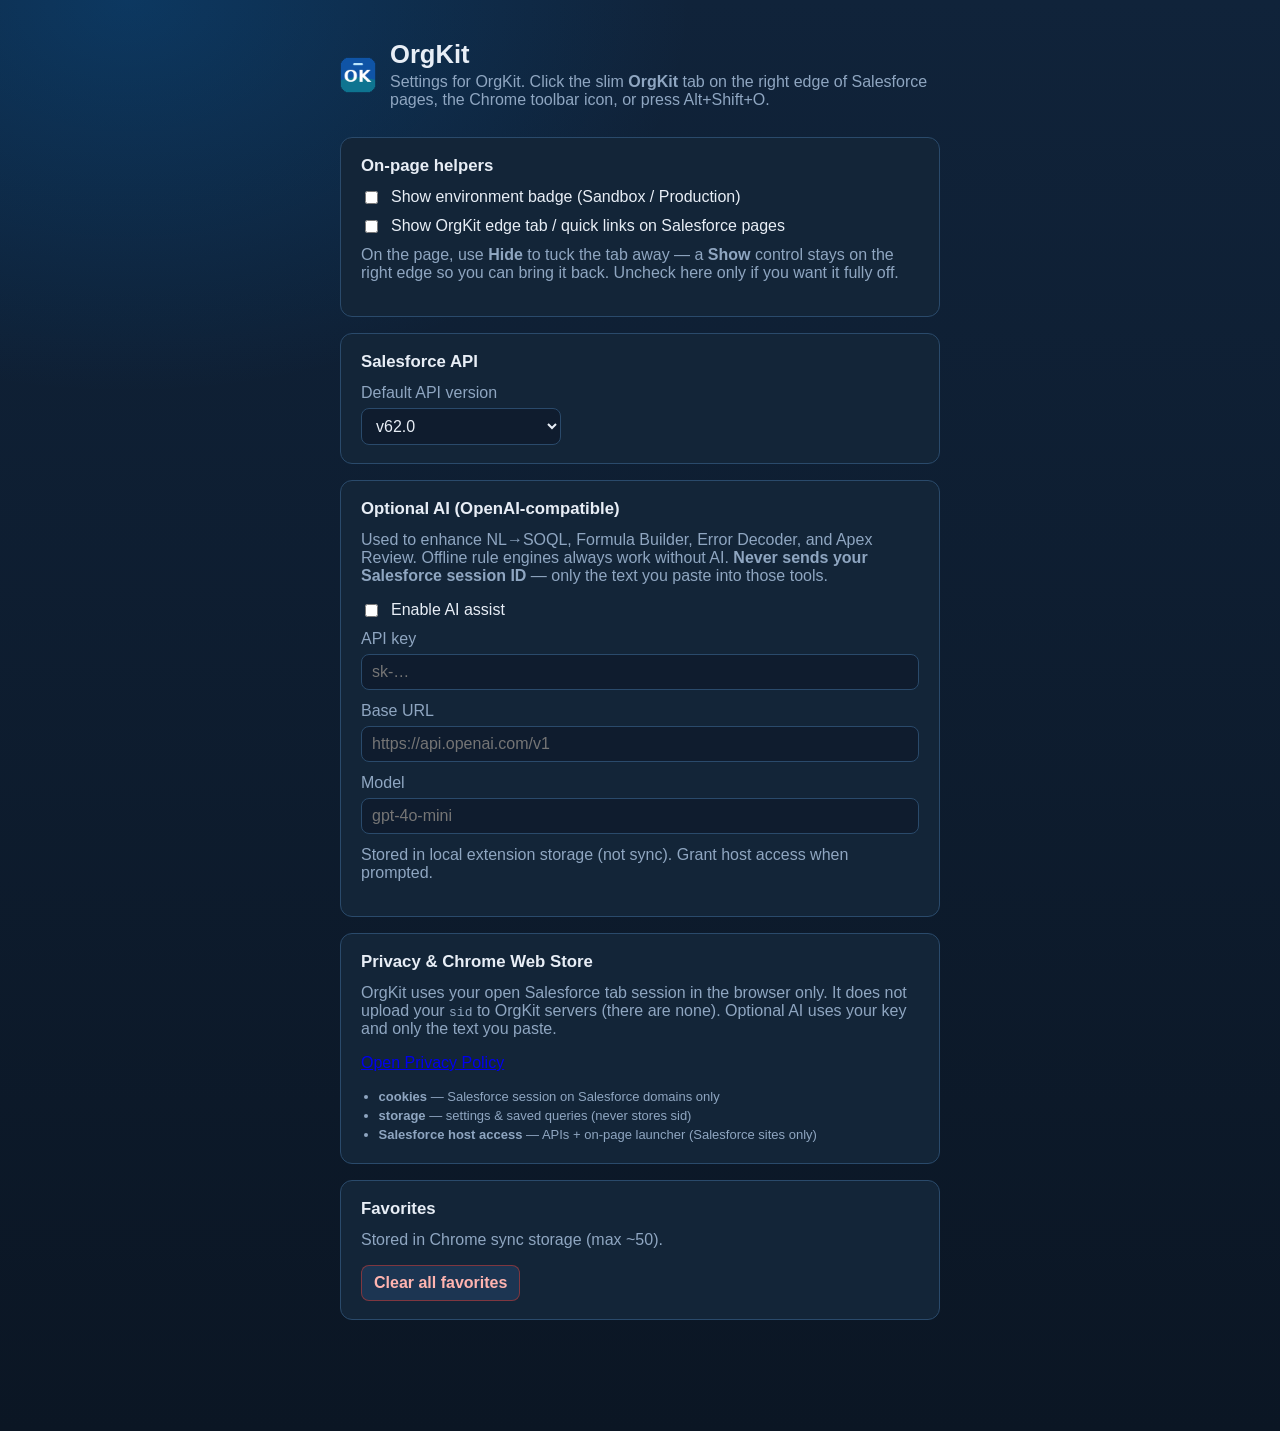
<file: extension/options/options.html>
<!DOCTYPE html>
<html lang="en">
<head>
  <meta charset="UTF-8" />
  <meta name="viewport" content="width=device-width, initial-scale=1" />
  <title>OrgKit — Settings</title>
  <link rel="stylesheet" href="options.css" />
</head>
<body>
  <main class="wrap">
    <header>
      <img src="../icons/icon48.png" alt="" width="36" height="36" />
      <div>
        <h1>OrgKit</h1>
        <p>Settings for OrgKit. Click the slim <strong>OrgKit</strong> tab on the right edge of Salesforce pages, the Chrome toolbar icon, or press Alt+Shift+O.</p>
      </div>
    </header>

    <section class="card">
      <h2>On-page helpers</h2>
      <label class="check">
        <input type="checkbox" id="showBadge" />
        Show environment badge (Sandbox / Production)
      </label>
      <label class="check">
        <input type="checkbox" id="showToolbar" />
        Show OrgKit edge tab / quick links on Salesforce pages
      </label>
      <p class="muted">On the page, use <strong>Hide</strong> to tuck the tab away — a <strong>Show</strong> control stays on the right edge so you can bring it back. Uncheck here only if you want it fully off.</p>
    </section>

    <section class="card">
      <h2>Salesforce API</h2>
      <label for="apiVersion">Default API version</label>
      <select id="apiVersion"></select>
    </section>

    <section class="card">
      <h2>Optional AI (OpenAI-compatible)</h2>
      <p class="muted">
        Used to enhance NL→SOQL, Formula Builder, Error Decoder, and Apex Review.
        Offline rule engines always work without AI.
        <strong>Never sends your Salesforce session ID</strong> — only the text you paste into those tools.
      </p>
      <label class="check">
        <input type="checkbox" id="aiEnabled" />
        Enable AI assist
      </label>
      <label for="aiApiKey">API key</label>
      <input type="password" id="aiApiKey" class="text" placeholder="sk-…" autocomplete="off" />
      <label for="aiBaseUrl">Base URL</label>
      <input type="url" id="aiBaseUrl" class="text" placeholder="https://api.openai.com/v1" />
      <label for="aiModel">Model</label>
      <input type="text" id="aiModel" class="text" placeholder="gpt-4o-mini" />
      <p class="muted">Stored in local extension storage (not sync). Grant host access when prompted.</p>
    </section>

    <section class="card">
      <h2>Privacy &amp; Chrome Web Store</h2>
      <p class="muted">
        OrgKit uses your open Salesforce tab session in the browser only.
        It does not upload your <code>sid</code> to OrgKit servers (there are none).
        Optional AI uses your key and only the text you paste.
      </p>
      <p>
        <a href="../privacy.html" target="_blank" rel="noopener">Open Privacy Policy</a>
      </p>
      <ul class="muted" style="margin:8px 0 0; padding-left:1.1rem; font-size:13px; line-height:1.45">
        <li><strong>cookies</strong> — Salesforce session on Salesforce domains only</li>
        <li><strong>storage</strong> — settings &amp; saved queries (never stores sid)</li>
        <li><strong>Salesforce host access</strong> — APIs + on-page launcher (Salesforce sites only)</li>
      </ul>
    </section>

    <section class="card">
      <h2>Favorites</h2>
      <p class="muted">Stored in Chrome sync storage (max ~50).</p>
      <button type="button" id="clearFavs" class="btn danger">Clear all favorites</button>
    </section>

    <p id="status" class="status" role="status"></p>
  </main>
  <script type="module" src="options.js"></script>
</body>
</html>
</file>
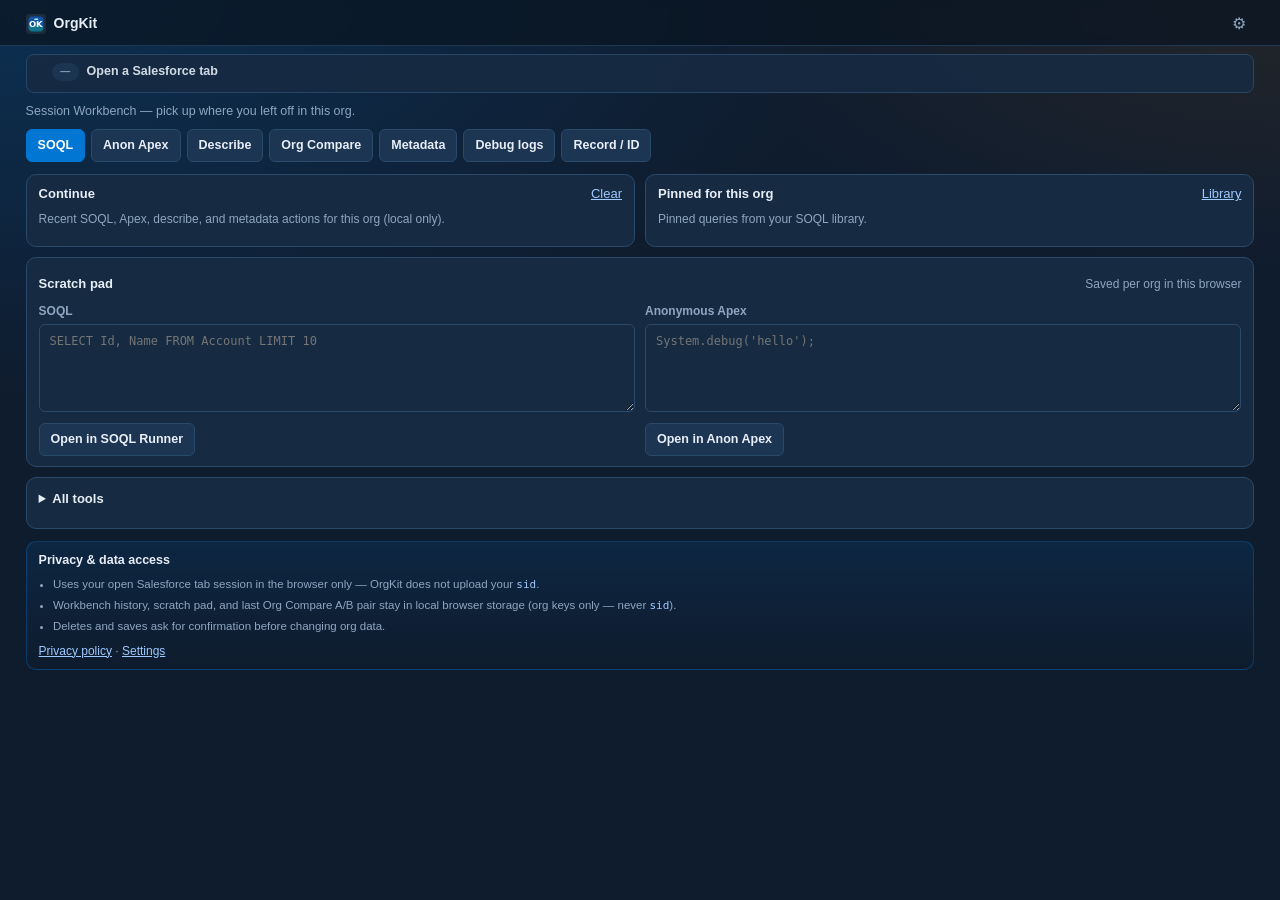
<file: extension/popup/popup.html>
<!DOCTYPE html>
<html lang="en">
<head>
  <meta charset="UTF-8" />
  <meta http-equiv="refresh" content="0; url=../app/index.html" />
  <title>OrgKit</title>
  <script>
    location.replace(chrome.runtime.getURL("app/index.html") + location.search + location.hash);
  </script>
</head>
<body>
  <p><a id="go" href="../app/index.html">Open OrgKit</a></p>
  <script>
    document.getElementById("go").href = chrome.runtime.getURL("app/index.html") + location.search + location.hash;
  </script>
</body>
</html>
</file>
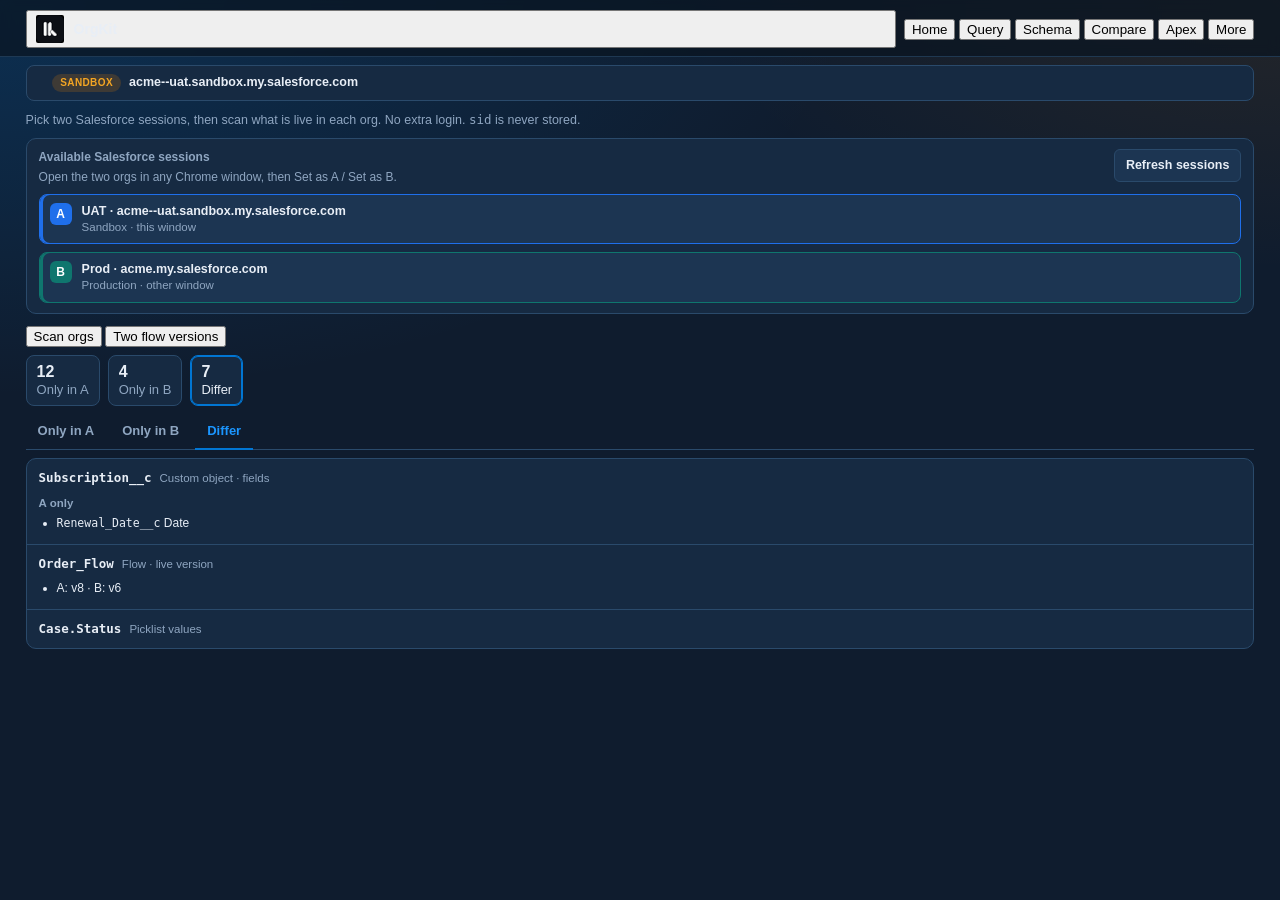
<file: extension/store/submission/screenshots/capture-compare.html>
<!DOCTYPE html>
<html lang="en" class="shell-wide">
<head>
  <meta charset="UTF-8" />
  <title>Compare · OrgKit</title>
  <link rel="stylesheet" href="../../../app/app.css" />
  <style>
    html, body { width: 1280px; height: 800px; min-height: 800px; overflow: hidden; }
    .compare-results { max-height: 220px !important; }
    .compare-session-list { max-height: none; }
  </style>
</head>
<body>
  <header class="header">
    <button type="button" class="brand brand-home">
      <img class="brand-mark" src="../../../icons/orgkit-32.png?v=1.12.1" alt="" width="32" height="32" />
      <span>OrgKit</span>
    </button>
    <nav class="app-nav">
      <button type="button" class="app-nav-btn">Home</button>
      <button type="button" class="app-nav-btn">Query</button>
      <button type="button" class="app-nav-btn">Schema</button>
      <button type="button" class="app-nav-btn active">Compare</button>
      <button type="button" class="app-nav-btn">Apex</button>
      <button type="button" class="app-nav-btn">More</button>
    </nav>
  </header>
  <section class="org-banner">
    <div class="org-top">
      <span class="pill sandbox">Sandbox</span>
      <span class="org-host">acme--uat.sandbox.my.salesforce.com</span>
    </div>
  </section>
  <section class="view active" style="display:block">
    <p class="lede">Pick two Salesforce sessions, then scan what is live in each org. No extra login. <code>sid</code> is never stored.</p>
    <div class="compare-chooser">
      <div class="compare-chooser-head">
        <div>
          <div class="label" style="margin-top:0">Available Salesforce sessions</div>
          <p class="hint compare-chooser-hint">Open the two orgs in any Chrome window, then Set as A / Set as B.</p>
        </div>
        <button type="button" class="btn">Refresh sessions</button>
      </div>
      <div class="compare-session-list">
        <div class="compare-session-item is-a">
          <div class="compare-session-main">
            <span class="compare-org-badge">A</span>
            <div class="compare-session-text">
              <div class="compare-session-title">UAT · acme--uat.sandbox.my.salesforce.com</div>
              <div class="compare-session-meta">Sandbox · this window</div>
            </div>
          </div>
        </div>
        <div class="compare-session-item is-b">
          <div class="compare-session-main">
            <span class="compare-org-badge compare-org-badge-b">B</span>
            <div class="compare-session-text">
              <div class="compare-session-title">Prod · acme.my.salesforce.com</div>
              <div class="compare-session-meta">Production · other window</div>
            </div>
          </div>
        </div>
      </div>
    </div>
    <div class="compare-mode-tabs">
      <button type="button" class="compare-mode-tab active">Scan orgs</button>
      <button type="button" class="compare-mode-tab">Two flow versions</button>
    </div>
    <div class="compare-summary">
      <div class="compare-stat compare-stat-static"><strong>12</strong> Only in A</div>
      <div class="compare-stat compare-stat-static"><strong>4</strong> Only in B</div>
      <button type="button" class="compare-stat active"><strong>7</strong> Differ</button>
    </div>
    <div class="compare-tabs">
      <button type="button" class="compare-tab">Only in A</button>
      <button type="button" class="compare-tab">Only in B</button>
      <button type="button" class="compare-tab active">Differ</button>
    </div>
    <div class="compare-results">
      <div class="compare-row">
        <div class="compare-row-head"><code>Subscription__c</code><span class="muted">Custom object · fields</span></div>
        <div class="compare-field-block">
          <div class="compare-field-block-title">A only</div>
          <ul class="compare-field-list"><li><code>Renewal_Date__c</code> Date</li></ul>
        </div>
      </div>
      <div class="compare-row">
        <div class="compare-row-head"><code>Order_Flow</code><span class="muted">Flow · live version</span></div>
        <div class="compare-field-block">
          <ul class="compare-field-list"><li>A: v8 · B: v6</li></ul>
        </div>
      </div>
      <div class="compare-row">
        <div class="compare-row-head"><code>Case.Status</code><span class="muted">Picklist values</span></div>
      </div>
    </div>
  </section>
</body>
</html>
</file>
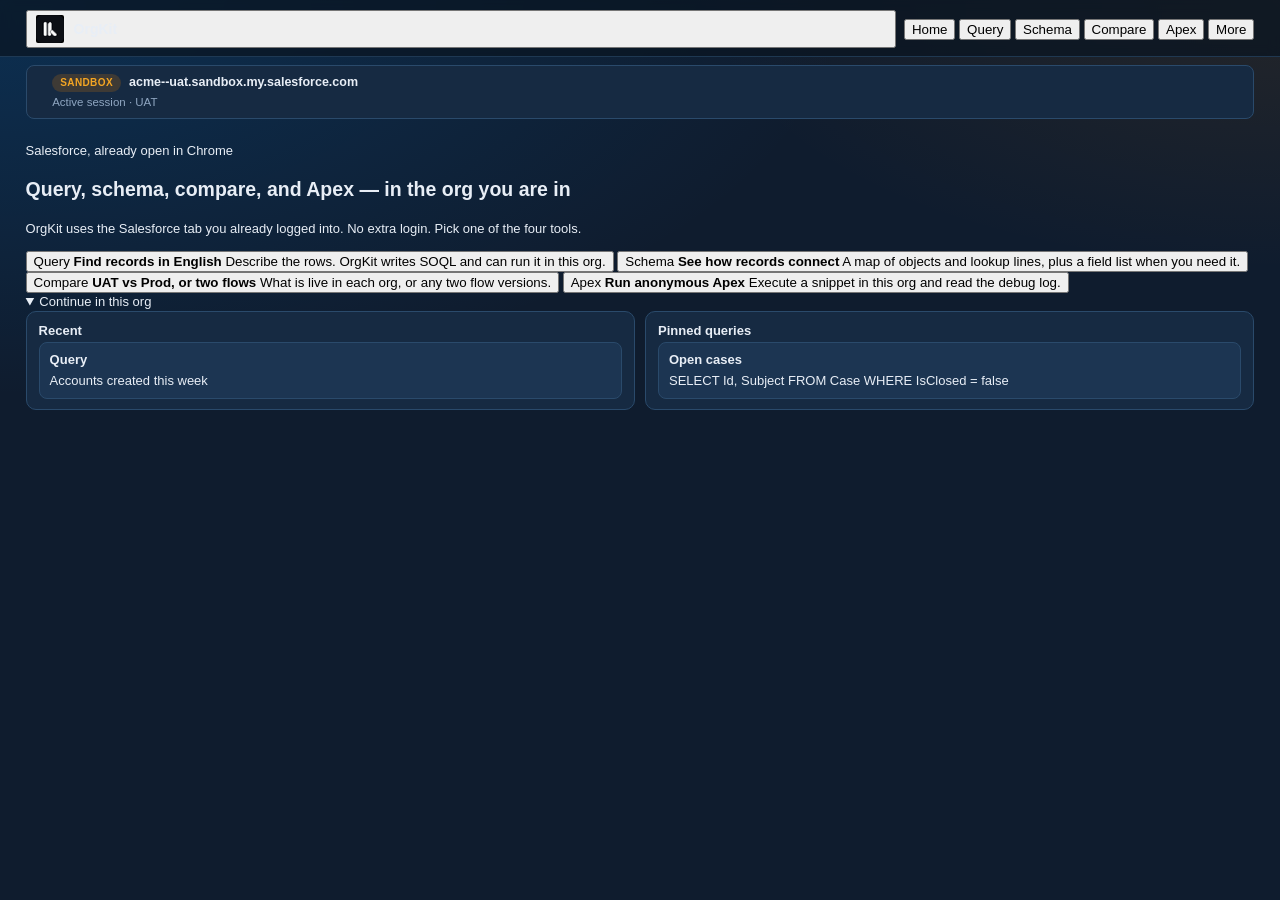
<file: extension/store/submission/screenshots/capture-home.html>
<!DOCTYPE html>
<html lang="en" class="shell-wide">
<head>
  <meta charset="UTF-8" />
  <title>OrgKit</title>
  <link rel="stylesheet" href="../../../app/app.css" />
  <style>
    html, body { width: 1280px; height: 800px; min-height: 800px; overflow: hidden; }
  </style>
</head>
<body>
  <header class="header">
    <button type="button" class="brand brand-home">
      <img class="brand-mark" src="../../../icons/orgkit-32.png?v=1.12.1" alt="" width="32" height="32" />
      <span>OrgKit</span>
    </button>
    <nav class="app-nav">
      <button type="button" class="app-nav-btn active">Home</button>
      <button type="button" class="app-nav-btn">Query</button>
      <button type="button" class="app-nav-btn">Schema</button>
      <button type="button" class="app-nav-btn">Compare</button>
      <button type="button" class="app-nav-btn">Apex</button>
      <button type="button" class="app-nav-btn">More</button>
    </nav>
  </header>
  <section class="org-banner">
    <div class="org-top">
      <span class="pill sandbox">Sandbox</span>
      <span class="org-host">acme--uat.sandbox.my.salesforce.com</span>
    </div>
    <div class="org-meta">Active session · UAT</div>
  </section>
  <section class="view active" style="display:block">
    <div class="home-hero">
      <p class="home-kicker">Salesforce, already open in Chrome</p>
      <h1>Query, schema, compare, and Apex — in the org you are in</h1>
      <p>OrgKit uses the Salesforce tab you already logged into. No extra login. Pick one of the four tools.</p>
    </div>
    <div class="daily-grid">
      <button type="button" class="daily-card">
        <span class="daily-kicker">Query</span>
        <strong>Find records in English</strong>
        <span>Describe the rows. OrgKit writes SOQL and can run it in this org.</span>
      </button>
      <button type="button" class="daily-card">
        <span class="daily-kicker">Schema</span>
        <strong>See how records connect</strong>
        <span>A map of objects and lookup lines, plus a field list when you need it.</span>
      </button>
      <button type="button" class="daily-card">
        <span class="daily-kicker">Compare</span>
        <strong>UAT vs Prod, or two flows</strong>
        <span>What is live in each org, or any two flow versions.</span>
      </button>
      <button type="button" class="daily-card">
        <span class="daily-kicker">Apex</span>
        <strong>Run anonymous Apex</strong>
        <span>Execute a snippet in this org and read the debug log.</span>
      </button>
    </div>
    <details class="home-fold" open>
      <summary>Continue in this org</summary>
      <div class="wb-grid">
        <div class="wb-card">
          <div class="wb-card-head"><h3>Recent</h3></div>
          <button type="button" class="wb-item"><strong>Query</strong><span>Accounts created this week</span></button>
        </div>
        <div class="wb-card">
          <div class="wb-card-head"><h3>Pinned queries</h3></div>
          <button type="button" class="wb-item"><strong>Open cases</strong><span>SELECT Id, Subject FROM Case WHERE IsClosed = false</span></button>
        </div>
      </div>
    </details>
  </section>
</body>
</html>
</file>
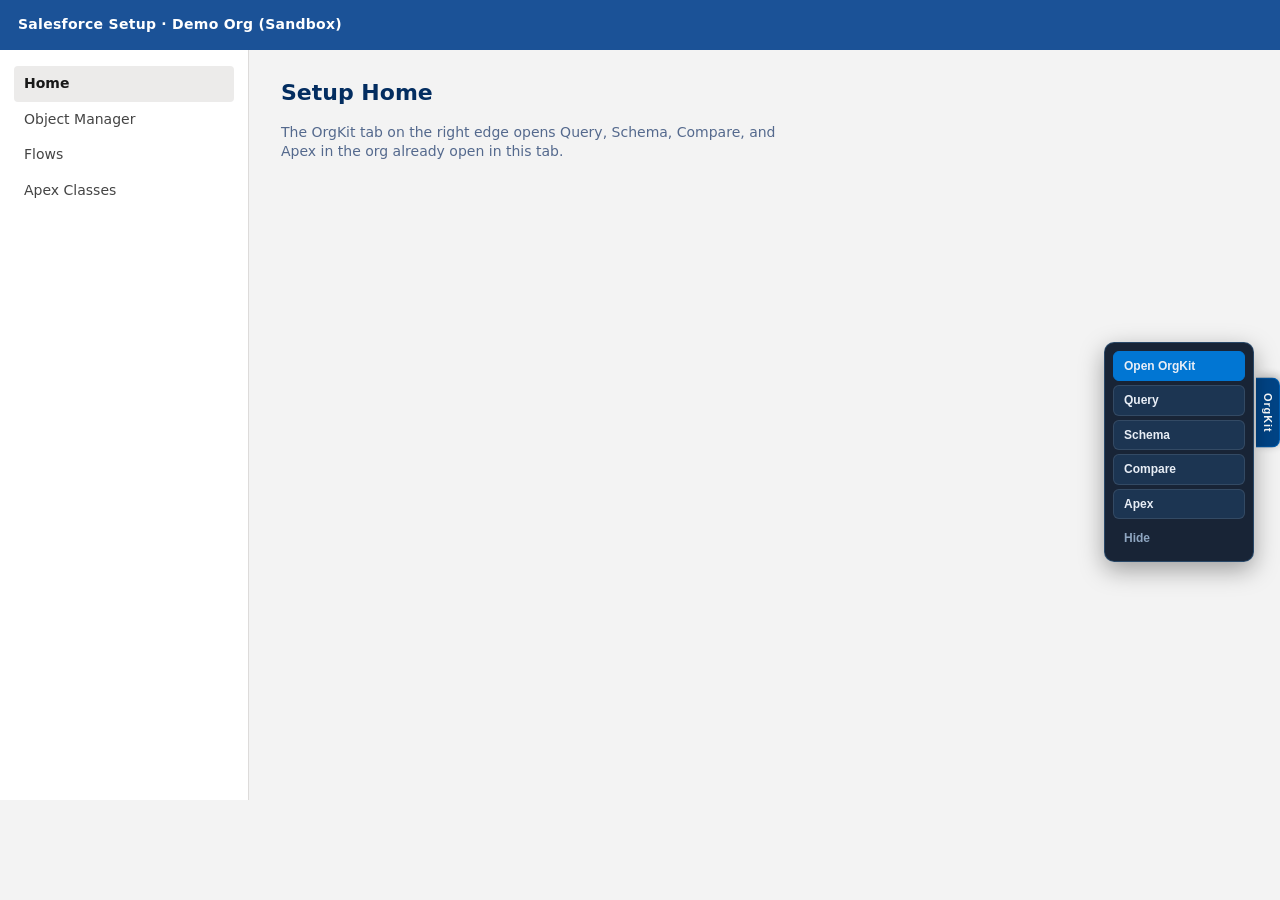
<file: extension/store/submission/screenshots/capture-launcher.html>
<!DOCTYPE html>
<html lang="en">
<head>
  <meta charset="UTF-8" />
  <title>OrgKit on-page tab</title>
  <link rel="stylesheet" href="../../../content/content.css" />
  <style>
    html, body { width: 1280px; height: 800px; margin: 0; overflow: hidden; }
    body {
      font: 14px/1.4 "Inter", "Segoe UI", system-ui, sans-serif;
      background: #f3f3f3;
      color: #181818;
    }
    .sf-top {
      height: 50px;
      background: #1b5297;
      color: #fff;
      display: flex;
      align-items: center;
      padding: 0 18px;
      font-weight: 700;
      letter-spacing: 0.02em;
    }
    .sf-body { display: flex; height: 750px; }
    .sf-nav {
      width: 220px;
      background: #fff;
      border-right: 1px solid #dddbda;
      padding: 16px 14px;
      color: #444;
    }
    .sf-nav div { padding: 8px 10px; border-radius: 4px; }
    .sf-nav div.active { background: #ecebea; font-weight: 700; color: #181818; }
    .sf-main { flex: 1; padding: 28px 32px; }
    h1 { margin: 0 0 8px; font-size: 22px; color: #032d60; }
    p { color: #54698d; max-width: 36em; }
  </style>
</head>
<body>
  <div class="sf-top">Salesforce Setup · Demo Org (Sandbox)</div>
  <div class="sf-body">
    <aside class="sf-nav">
      <div class="active">Home</div>
      <div>Object Manager</div>
      <div>Flows</div>
      <div>Apex Classes</div>
    </aside>
    <main class="sf-main">
      <h1>Setup Home</h1>
      <p>The OrgKit tab on the right edge opens Query, Schema, Compare, and Apex in the org already open in this tab.</p>
    </main>
  </div>
  <button type="button" class="orgkit-side-tab is-open" aria-label="OrgKit"><span>OrgKit</span></button>
  <div class="orgkit-side-panel">
    <button type="button" data-action="orgkit">Open OrgKit</button>
    <button type="button">Query</button>
    <button type="button">Schema</button>
    <button type="button">Compare</button>
    <button type="button">Apex</button>
    <button type="button" class="orgkit-muted">Hide</button>
  </div>
</body>
</html>
</file>
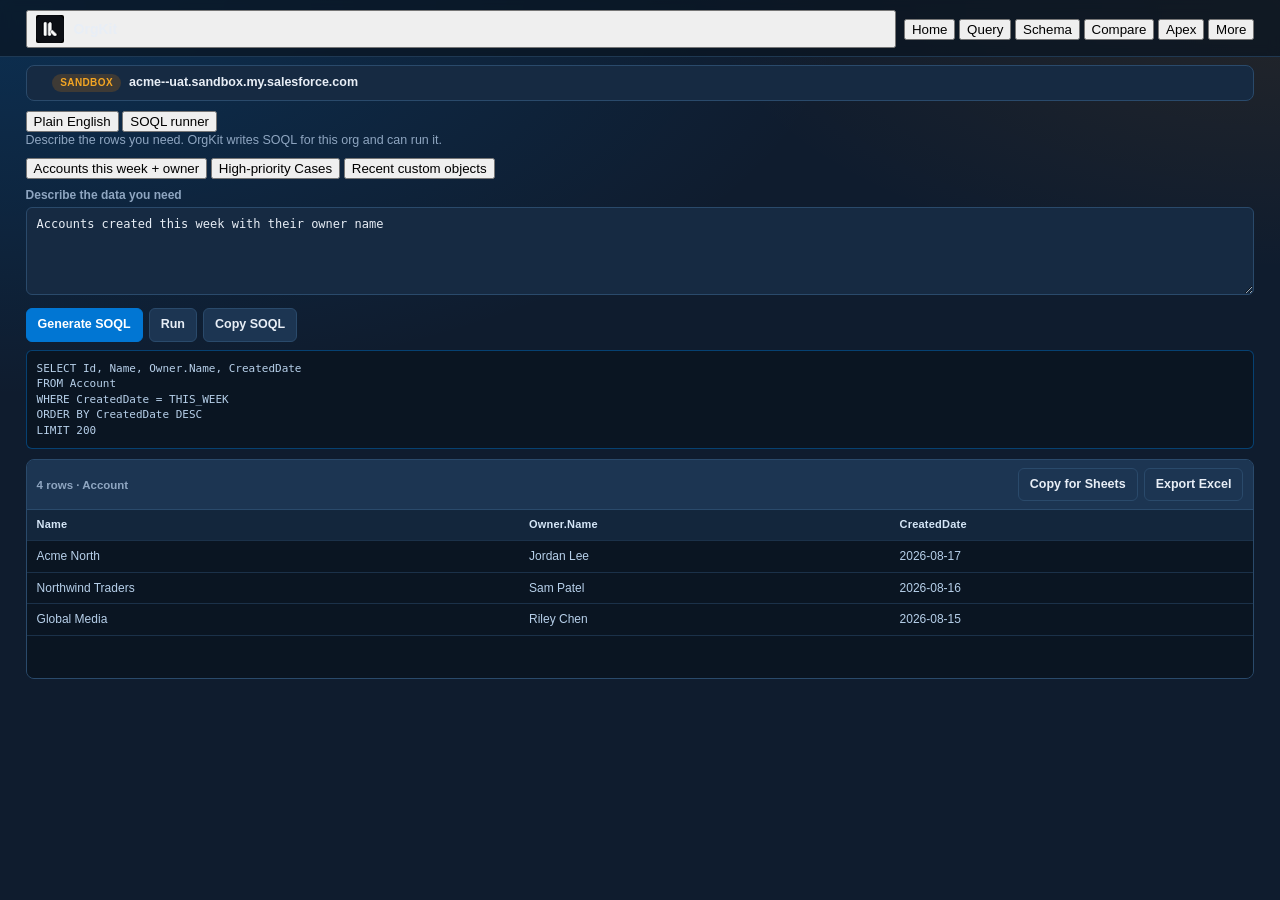
<file: extension/store/submission/screenshots/capture-query.html>
<!DOCTYPE html>
<html lang="en" class="shell-wide">
<head>
  <meta charset="UTF-8" />
  <title>Query · OrgKit</title>
  <link rel="stylesheet" href="../../../app/app.css" />
  <style>
    html, body { width: 1280px; height: 800px; min-height: 800px; overflow: hidden; }
  </style>
</head>
<body>
  <header class="header">
    <button type="button" class="brand brand-home">
      <img class="brand-mark" src="../../../icons/orgkit-32.png?v=1.12.1" alt="" width="32" height="32" />
      <span>OrgKit</span>
    </button>
    <nav class="app-nav">
      <button type="button" class="app-nav-btn">Home</button>
      <button type="button" class="app-nav-btn active">Query</button>
      <button type="button" class="app-nav-btn">Schema</button>
      <button type="button" class="app-nav-btn">Compare</button>
      <button type="button" class="app-nav-btn">Apex</button>
      <button type="button" class="app-nav-btn">More</button>
    </nav>
  </header>
  <section class="org-banner">
    <div class="org-top">
      <span class="pill sandbox">Sandbox</span>
      <span class="org-host">acme--uat.sandbox.my.salesforce.com</span>
    </div>
  </section>
  <section class="view active" style="display:block">
    <div class="subnav">
      <button type="button" class="subnav-btn active">Plain English</button>
      <button type="button" class="subnav-btn">SOQL runner</button>
    </div>
    <p class="lede nl-view-lede">Describe the rows you need. OrgKit writes SOQL for this org and can run it.</p>
    <div class="nl-examples">
      <button type="button" class="nl-chip">Accounts this week + owner</button>
      <button type="button" class="nl-chip">High-priority Cases</button>
      <button type="button" class="nl-chip">Recent custom objects</button>
    </div>
    <label class="label" for="nlInput">Describe the data you need</label>
    <textarea class="textarea" rows="3">Accounts created this week with their owner name</textarea>
    <div class="row">
      <button type="button" class="btn primary">Generate SOQL</button>
      <button type="button" class="btn">Run</button>
      <button type="button" class="btn">Copy SOQL</button>
    </div>
    <pre class="result is-ok">SELECT Id, Name, Owner.Name, CreatedDate
FROM Account
WHERE CreatedDate = THIS_WEEK
ORDER BY CreatedDate DESC
LIMIT 200</pre>
    <div class="query-panel" style="display:flex">
      <div class="query-toolbar">
        <span class="query-meta">4 rows · Account</span>
        <button type="button" class="btn">Copy for Sheets</button>
        <button type="button" class="btn">Export Excel</button>
      </div>
      <div class="query-table-wrap">
        <table class="query-table">
          <thead><tr><th>Name</th><th>Owner.Name</th><th>CreatedDate</th></tr></thead>
          <tbody>
            <tr><td>Acme North</td><td>Jordan Lee</td><td>2026-08-17</td></tr>
            <tr><td>Northwind Traders</td><td>Sam Patel</td><td>2026-08-16</td></tr>
            <tr><td>Global Media</td><td>Riley Chen</td><td>2026-08-15</td></tr>
          </tbody>
        </table>
      </div>
    </div>
  </section>
</body>
</html>
</file>
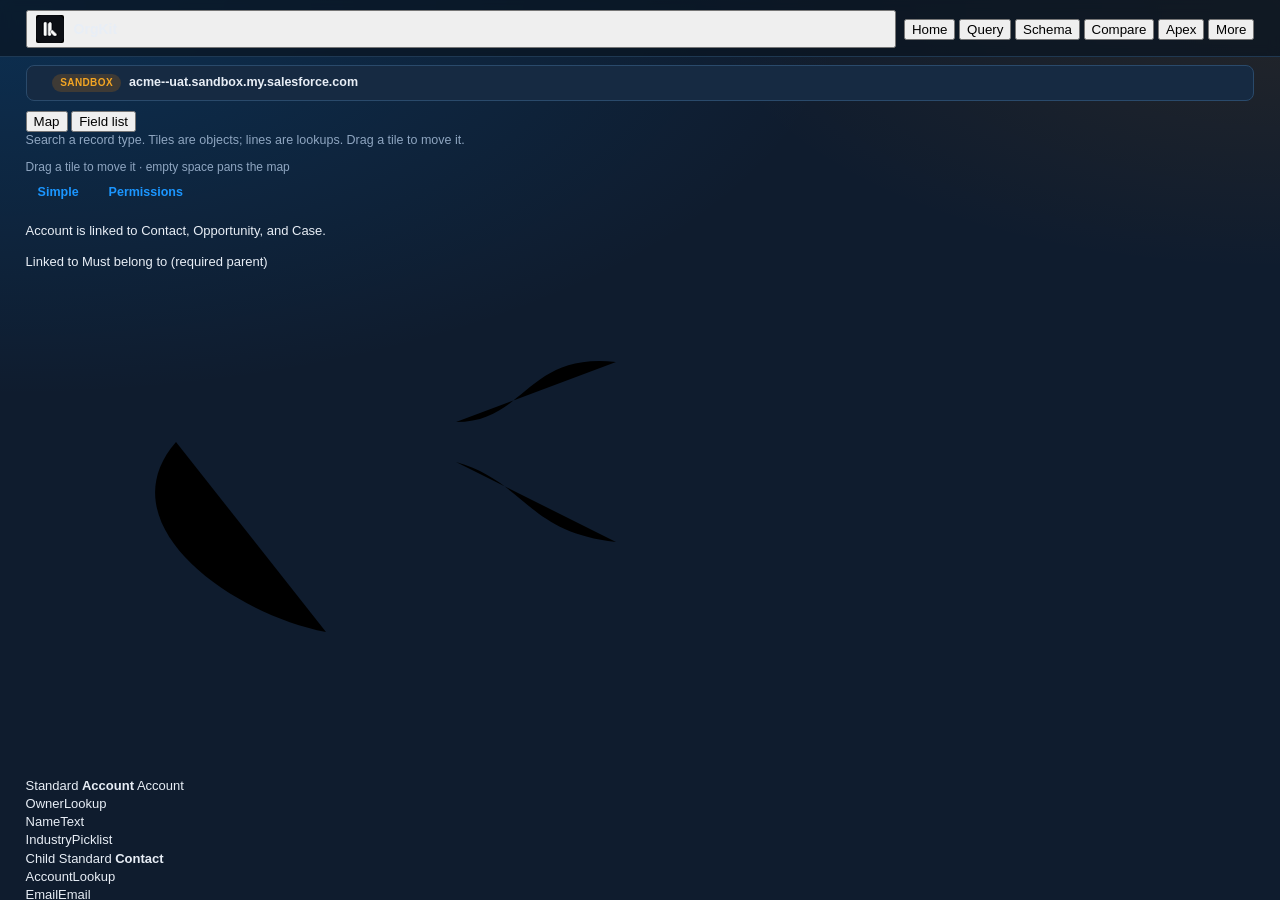
<file: extension/store/submission/screenshots/capture-schema.html>
<!DOCTYPE html>
<html lang="en" class="shell-wide">
<head>
  <meta charset="UTF-8" />
  <title>Schema · OrgKit</title>
  <link rel="stylesheet" href="../../../app/app.css" />
  <style>
    html, body { width: 1280px; height: 800px; min-height: 800px; overflow: hidden; }
    .schema-viewport { height: 520px; }
  </style>
</head>
<body>
  <header class="header">
    <button type="button" class="brand brand-home">
      <img class="brand-mark" src="../../../icons/orgkit-32.png?v=1.12.1" alt="" width="32" height="32" />
      <span>OrgKit</span>
    </button>
    <nav class="app-nav">
      <button type="button" class="app-nav-btn">Home</button>
      <button type="button" class="app-nav-btn">Query</button>
      <button type="button" class="app-nav-btn active">Schema</button>
      <button type="button" class="app-nav-btn">Compare</button>
      <button type="button" class="app-nav-btn">Apex</button>
      <button type="button" class="app-nav-btn">More</button>
    </nav>
  </header>
  <section class="org-banner">
    <div class="org-top">
      <span class="pill sandbox">Sandbox</span>
      <span class="org-host">acme--uat.sandbox.my.salesforce.com</span>
    </div>
  </section>
  <section class="view active" style="display:block">
    <div class="subnav">
      <button type="button" class="subnav-btn active">Map</button>
      <button type="button" class="subnav-btn">Field list</button>
    </div>
    <p class="lede">Search a record type. Tiles are objects; lines are lookups. Drag a tile to move it.</p>
    <div class="schema-builder" style="display:block">
      <div class="schema-builder-toolbar">
        <span class="hint" style="margin:0">Drag a tile to move it · empty space pans the map</span>
        <div class="row wrap" style="margin:0;gap:6px">
          <button type="button" class="btn ghost active">Simple</button>
          <button type="button" class="btn ghost">Permissions</button>
        </div>
      </div>
      <p class="schema-story">Account is linked to Contact, Opportunity, and Case.</p>
      <div class="schema-legend">
        <span class="schema-legend-item"><i class="lg-lookup"></i> Linked to</span>
        <span class="schema-legend-item"><i class="lg-md"></i> Must belong to (required parent)</span>
      </div>
      <div class="schema-builder-body">
        <div class="schema-viewport">
          <div class="schema-world">
            <svg class="schema-lines" width="1200" height="500" xmlns="http://www.w3.org/2000/svg">
              <path class="sb-line" d="M 430 150 C 500 150, 500 80, 590 90"></path>
              <path class="sb-line" d="M 430 190 C 500 210, 500 260, 590 270"></path>
              <path class="sb-line sb-line-md" d="M 150 170 C 80 250, 200 340, 300 360"></path>
            </svg>
            <div class="schema-cards">
              <article class="sb-card is-center" style="left:150px;top:90px">
                <div class="sb-card-head">
                  <div class="sb-card-titles">
                    <span class="sb-kind">Standard</span>
                    <strong>Account</strong>
                    <span class="sb-api">Account</span>
                  </div>
                </div>
                <div class="sb-field is-rel"><span class="sb-field-name">Owner</span><span class="sb-field-type">Lookup</span></div>
                <div class="sb-field"><span class="sb-field-name">Name</span><span class="sb-field-type">Text</span></div>
                <div class="sb-field"><span class="sb-field-name">Industry</span><span class="sb-field-type">Picklist</span></div>
              </article>
              <article class="sb-card" data-role="child" style="left:590px;top:40px">
                <div class="sb-card-head">
                  <div class="sb-card-titles">
                    <span class="sb-role-pill">Child</span>
                    <span class="sb-kind">Standard</span>
                    <strong>Contact</strong>
                  </div>
                </div>
                <div class="sb-field is-rel"><span class="sb-field-name">Account</span><span class="sb-field-type">Lookup</span></div>
                <div class="sb-field"><span class="sb-field-name">Email</span><span class="sb-field-type">Email</span></div>
              </article>
              <article class="sb-card" data-role="child" style="left:590px;top:230px">
                <div class="sb-card-head">
                  <div class="sb-card-titles">
                    <span class="sb-role-pill">Child</span>
                    <span class="sb-kind">Standard</span>
                    <strong>Opportunity</strong>
                  </div>
                </div>
                <div class="sb-field is-rel"><span class="sb-field-name">Account</span><span class="sb-field-type">Lookup</span></div>
                <div class="sb-field"><span class="sb-field-name">Amount</span><span class="sb-field-type">Currency</span></div>
              </article>
              <article class="sb-card kind-custom" style="left:300px;top:330px">
                <div class="sb-card-head">
                  <div class="sb-card-titles">
                    <span class="sb-kind">Custom</span>
                    <strong>Subscription</strong>
                    <span class="sb-api">Subscription__c</span>
                  </div>
                </div>
                <div class="sb-field is-rel"><span class="sb-field-name">Account</span><span class="sb-field-type">Master-Detail</span></div>
              </article>
            </div>
          </div>
        </div>
      </div>
    </div>
  </section>
</body>
</html>
</file>
<file: extension/app/app.css>
:root {
  --bg: #0f1c2e;
  --surface: #162a42;
  --surface-2: #1c3552;
  --ink: #e8eef6;
  --text: #e8eef6;
  --muted: #8fa6c1;
  --border: #2a4a6b;
  --border-strong: #3d6a96;
  --accent: #0176d3;
  --accent-hover: #1b96ff;
  --accent-soft: rgba(1, 118, 211, 0.22);
  --prod: #2e844a;
  --sandbox: #dd7a01;
  --danger: #c23934;
  --warn: #dd7a01;
  --ok: #2e844a;
  --radius: 8px;
  --shadow: 0 1px 3px rgba(0, 0, 0, 0.25);
  --font: "Segoe UI Variable", "Segoe UI", "Helvetica Neue", sans-serif;
  --mono: "Cascadia Mono", "IBM Plex Mono", "Consolas", monospace;
}

* { box-sizing: border-box; }

/* Toolbar popup default size (Chrome action popup). */
html {
  width: 800px;
  height: 600px;
}

html,
body {
  margin: 0;
  font-family: var(--font);
  font-size: 13px;
  line-height: 1.4;
  color: var(--text);
  background:
    radial-gradient(120% 80% at 0% 0%, rgba(1, 118, 211, 0.22), transparent 55%),
    radial-gradient(90% 60% at 100% 0%, rgba(221, 122, 1, 0.1), transparent 50%),
    var(--bg);
}

body {
  width: 100%;
  height: 100%;
  min-height: 600px;
  overflow: hidden;
  display: flex;
  flex-direction: column;
}

html.shell-wide {
  width: 100% !important;
  height: 100% !important;
}
html.shell-wide,
html.shell-wide body {
  min-height: 100vh;
}
html.shell-wide body {
  height: auto;
  overflow: auto;
}
html.shell-wide .feature-grid {
  grid-template-columns: repeat(auto-fill, minmax(220px, 1fr));
}
html.shell-wide .org-banner,
html.shell-wide .header,
html.shell-wide .view {
  padding-left: clamp(14px, 2vw, 28px);
  padding-right: clamp(14px, 2vw, 28px);
}
html.shell-wide .org-banner {
  margin-left: clamp(14px, 2vw, 28px);
  margin-right: clamp(14px, 2vw, 28px);
}
html.shell-wide .query-table-wrap,
html.shell-wide .describe-list,
html.shell-wide .package-members,
html.shell-wide .link-list {
  max-height: min(55vh, 520px);
}

/* Fallback when CSS alone can see a wide viewport (full tab). */
@media (min-width: 820px) {
  html {
    width: 100%;
    height: auto;
    min-height: 100%;
  }
  body {
    min-height: 100vh;
    height: auto;
    overflow: auto;
  }
  .feature-grid {
    grid-template-columns: repeat(auto-fill, minmax(220px, 1fr));
  }
}

.header {
  flex: 0 0 auto;
  display: flex;
  align-items: center;
  gap: 8px;
  padding: 10px 14px 8px;
  background: rgba(10, 21, 34, 0.72);
  border-bottom: 1px solid rgba(42, 74, 107, 0.65);
  backdrop-filter: blur(6px);
}

.brand {
  display: flex;
  align-items: center;
  gap: 8px;
  font-weight: 700;
  flex: 1;
  min-width: 0;
  color: var(--text);
}

.brand img {
  border-radius: 4px;
  background: rgba(255, 255, 255, 0.08);
  padding: 2px;
}

.brand span {
  overflow: hidden;
  text-overflow: ellipsis;
  white-space: nowrap;
  font-size: 14px;
}

.icon-btn {
  border: 0;
  background: transparent;
  color: var(--muted);
  cursor: pointer;
  font-size: 16px;
  padding: 4px 8px;
  border-radius: 6px;
}
.icon-btn:hover { background: var(--surface); color: var(--text); }
.hidden { display: none !important; }

.org-banner {
  flex: 0 0 auto;
  margin: 8px 14px 0;
  padding: 8px 10px;
  border-radius: var(--radius);
  background: var(--surface);
  border: 1px solid var(--border);
}
.org-banner.muted { opacity: 0.9; }
.org-top { display: flex; align-items: center; gap: 8px; min-width: 0; }
.org-host {
  overflow: hidden;
  text-overflow: ellipsis;
  white-space: nowrap;
  font-weight: 650;
  font-size: 12.5px;
}
.org-meta { margin-top: 3px; color: var(--muted); font-size: 11.5px; line-height: 1.3; word-break: break-all; }

.pill {
  flex-shrink: 0;
  display: inline-flex;
  padding: 2px 8px;
  border-radius: 999px;
  font-size: 10px;
  font-weight: 700;
  text-transform: uppercase;
  letter-spacing: 0.04em;
  background: var(--surface-2);
  color: var(--muted);
}
.pill.prod { background: rgba(46, 132, 74, 0.2); color: #3ba755; }
.pill.sandbox { background: rgba(221, 122, 1, 0.2); color: #f5a623; }
.pill.deved { background: rgba(1, 118, 211, 0.2); color: #1b96ff; }

.view {
  display: none;
  flex: 1 1 auto;
  min-height: 0;
  padding: 10px 14px 14px;
  overflow: auto;
}
.view.active { display: block; }

.lede {
  margin: 0 0 8px;
  color: var(--muted);
  font-size: 12.5px;
}

.trust-card {
  margin: 12px 0 0;
  padding: 10px 12px;
  border: 1px solid rgba(1, 118, 211, 0.35);
  border-radius: 10px;
  background: linear-gradient(180deg, rgba(1, 118, 211, 0.12), rgba(15, 28, 46, 0.35));
}
.trust-card strong {
  display: block;
  font-size: 12.5px;
  margin-bottom: 6px;
  color: var(--text);
}
.trust-card ul {
  margin: 0;
  padding-left: 1.1rem;
  color: var(--muted);
  font-size: 11.5px;
  line-height: 1.45;
}
.trust-card li + li { margin-top: 4px; }
.trust-card code {
  font-family: var(--mono);
  font-size: 11px;
  color: #9ec9ff;
}
.trust-links {
  margin: 8px 0 0;
  font-size: 12px;
  color: var(--muted);
}
.trust-links a,
button.linkish {
  color: #9ec9ff;
  background: none;
  border: 0;
  padding: 0;
  font: inherit;
  cursor: pointer;
  text-decoration: underline;
}
button.linkish:hover,
.trust-links a:hover {
  color: #cfe4ff;
}

.feature-grid {
  display: grid;
  grid-template-columns: repeat(3, minmax(0, 1fr));
  gap: 8px;
  width: 100%;
}

.feature-card {
  position: relative;
  text-align: left;
  border: 1px solid var(--border);
  background: var(--surface);
  color: var(--text);
  border-radius: 10px;
  padding: 10px 10px 10px 12px;
  cursor: pointer;
  font: inherit;
  transition: border-color 0.15s ease, transform 0.15s ease, background 0.15s ease;
  overflow: hidden;
  min-height: 64px;
}
.feature-card::before {
  content: "";
  position: absolute;
  left: 0;
  top: 0;
  bottom: 0;
  width: 3px;
  background: var(--accent);
  opacity: 0.7;
}
.feature-card:hover {
  border-color: var(--accent);
  background: var(--surface-2);
  transform: translateY(-1px);
}
.feature-card:focus-visible {
  outline: 2px solid var(--accent);
  outline-offset: 1px;
}
.feature-card strong {
  display: block;
  font-size: 12.5px;
  margin-bottom: 3px;
}
.feature-card span {
  display: block;
  color: var(--muted);
  font-size: 11px;
  line-height: 1.3;
}

.extras {
  margin-top: 10px;
  color: var(--muted);
  background: var(--surface);
  border: 1px solid var(--border);
  border-radius: var(--radius);
  padding: 8px 10px;
}
.extras summary {
  cursor: pointer;
  font-weight: 650;
  color: var(--text);
  font-size: 12.5px;
}
.util-row { display: flex; flex-wrap: wrap; gap: 6px; margin-top: 8px; }

/* Session Workbench */
.wb-launch {
  display: flex;
  flex-wrap: wrap;
  gap: 6px;
  margin: 0 0 12px;
}
.wb-grid {
  display: grid;
  grid-template-columns: 1fr 1fr;
  gap: 10px;
  margin-bottom: 10px;
}
@media (max-width: 720px) {
  .wb-grid { grid-template-columns: 1fr; }
}
.wb-card {
  border: 1px solid var(--border);
  background: var(--surface);
  border-radius: 10px;
  padding: 10px 12px;
}
.wb-card-head {
  display: flex;
  align-items: center;
  justify-content: space-between;
  gap: 8px;
  margin-bottom: 2px;
}
.wb-card-head h3 {
  margin: 0;
  font-size: 13px;
  font-weight: 700;
}
.wb-hint { margin: 0 0 8px; }
.wb-list {
  display: flex;
  flex-direction: column;
  gap: 6px;
  max-height: 220px;
  overflow: auto;
}
.wb-item {
  display: flex;
  flex-direction: column;
  align-items: flex-start;
  gap: 2px;
  width: 100%;
  text-align: left;
  border: 1px solid var(--border);
  background: var(--surface-2);
  color: var(--text);
  border-radius: 8px;
  padding: 8px 10px;
  font: inherit;
  cursor: pointer;
}
.wb-item:hover {
  border-color: var(--accent);
}
.wb-item:focus-visible {
  outline: 2px solid var(--accent);
  outline-offset: 1px;
}
.wb-item-top {
  display: flex;
  align-items: center;
  gap: 6px;
  width: 100%;
}
.wb-tag {
  flex: 0 0 auto;
  font-size: 10px;
  font-weight: 700;
  letter-spacing: 0.02em;
  text-transform: uppercase;
  color: #9ec9ff;
  background: var(--accent-soft);
  border-radius: 4px;
  padding: 1px 5px;
}
.wb-item-title {
  flex: 1;
  min-width: 0;
  font-size: 12.5px;
  font-weight: 650;
  white-space: nowrap;
  overflow: hidden;
  text-overflow: ellipsis;
}
.wb-item-time {
  flex: 0 0 auto;
  font-size: 10.5px;
  color: var(--muted);
}
.wb-item-detail {
  font-family: var(--mono);
  font-size: 11px;
  color: var(--muted);
  white-space: nowrap;
  overflow: hidden;
  text-overflow: ellipsis;
  max-width: 100%;
}
.wb-empty {
  color: var(--muted);
  font-size: 12px;
  padding: 6px 2px;
}
.wb-scratch { margin-bottom: 10px; }
.wb-scratch-grid {
  display: grid;
  grid-template-columns: 1fr 1fr;
  gap: 10px;
}
@media (max-width: 720px) {
  .wb-scratch-grid { grid-template-columns: 1fr; }
}
.wb-scratch-grid .btn { margin-top: 6px; }
.wb-tools {
  margin: 0 0 10px;
  border: 1px solid var(--border);
  border-radius: 10px;
  background: var(--surface);
  padding: 8px 12px 12px;
}
.wb-tools > summary {
  cursor: pointer;
  font-weight: 700;
  font-size: 13px;
  padding: 4px 0 8px;
  color: var(--text);
}
.wb-tools[open] > summary { border-bottom: 1px solid var(--border); margin-bottom: 10px; }

.label {
  display: block;
  margin: 8px 0 4px;
  color: var(--muted);
  font-size: 12px;
  font-weight: 650;
}
.label:first-child { margin-top: 0; }

.input, .textarea, .select {
  width: 100%;
  border: 1px solid var(--border);
  background: var(--surface);
  color: var(--text);
  border-radius: 6px;
  padding: 8px 10px;
  font: inherit;
}
.textarea {
  font-family: var(--mono);
  font-size: 12px;
  resize: vertical;
  min-height: 88px;
  line-height: 1.4;
}
.input:focus, .textarea:focus, .select:focus {
  outline: 2px solid rgba(1, 118, 211, 0.45);
  border-color: var(--accent);
}

.row { display: flex; gap: 6px; align-items: center; margin-top: 8px; flex-wrap: wrap; }
.row.wrap { flex-wrap: wrap; }
.grow { flex: 1; min-width: 0; }

.btn {
  border: 1px solid var(--border);
  background: var(--surface-2);
  color: var(--text);
  border-radius: 6px;
  padding: 7px 11px;
  font: inherit;
  font-weight: 650;
  font-size: 12.5px;
  cursor: pointer;
  white-space: nowrap;
}
.btn:hover { border-color: var(--accent-hover); }
.btn:focus-visible {
  outline: 2px solid var(--accent);
  outline-offset: 1px;
}
.btn.primary {
  background: var(--accent);
  border-color: var(--accent);
  color: #fff;
}
.btn.primary:hover { background: var(--accent-hover); border-color: var(--accent-hover); }
.btn.ghost {
  background: transparent;
  border-color: transparent;
  color: var(--accent-hover);
}
.btn.ghost:hover {
  background: var(--accent-soft);
}
.btn.block { width: 100%; margin-top: 8px; }
.btn.danger {
  background: rgba(194, 57, 52, 0.25);
  border-color: rgba(194, 57, 52, 0.7);
  color: #ffb4b0;
}
.btn.danger:hover { border-color: #ff8a85; }
.btn:disabled {
  opacity: 0.5;
  cursor: not-allowed;
}

.result {
  margin: 8px 0 0;
  padding: 10px;
  max-height: 220px;
  overflow: auto;
  background: #0a1522;
  border: 1px solid var(--border);
  border-radius: 6px;
  font-family: var(--mono);
  font-size: 11px;
  white-space: pre-wrap;
  word-break: break-word;
  color: #b7d0ea;
}
.result.dim { opacity: 0.85; max-height: 160px; }
.result.is-error {
  border-color: rgba(194, 57, 52, 0.85);
  background: rgba(194, 57, 52, 0.12);
  color: #ffb4b0;
}
.result.is-ok {
  border-color: rgba(1, 118, 211, 0.45);
}
.result.is-busy {
  border-color: rgba(221, 122, 1, 0.55);
  color: #f5d19a;
}

.query-panel {
  margin-top: 10px;
  border: 1px solid var(--border);
  border-radius: var(--radius);
  background: var(--surface);
  overflow: hidden;
  min-height: 220px;
  display: flex;
  flex-direction: column;
}
.query-toolbar {
  display: flex;
  flex-wrap: wrap;
  gap: 6px;
  align-items: center;
  padding: 8px 10px;
  background: var(--surface-2);
  border-bottom: 1px solid var(--border);
  flex: 0 0 auto;
}
.query-meta {
  flex: 1;
  min-width: 140px;
  color: var(--muted);
  font-size: 11.5px;
  font-weight: 600;
}
.query-table-wrap {
  flex: 1 1 auto;
  min-height: 160px;
  max-height: 320px;
  overflow: auto;
  background: #0a1522;
}
.query-table {
  width: 100%;
  border-collapse: collapse;
  font-size: 12px;
}
.query-table th,
.query-table td {
  padding: 7px 10px;
  border-bottom: 1px solid rgba(42, 74, 107, 0.55);
  text-align: left;
  vertical-align: top;
  white-space: nowrap;
  max-width: 240px;
  overflow: hidden;
  text-overflow: ellipsis;
}
.query-table th {
  position: sticky;
  top: 0;
  background: #13263c;
  color: #d5e6f7;
  font-weight: 700;
  font-size: 11px;
  letter-spacing: 0.02em;
  z-index: 1;
}
.query-table tr:hover td { background: rgba(28, 53, 82, 0.55); }
.query-table td { color: #b7d0ea; }
.query-table td.actions {
  white-space: nowrap;
  min-width: 140px;
}
.query-table a.record-id-link {
  color: var(--accent-hover);
  font-family: var(--mono);
  font-size: 11.5px;
  text-decoration: none;
}
.query-table a.record-id-link:hover { text-decoration: underline; }
.query-table .row-actions {
  display: inline-flex;
  gap: 4px;
  flex-wrap: wrap;
}
.query-table .row-actions .btn {
  padding: 3px 7px;
  font-size: 11px;
}

.record-drawer {
  position: fixed;
  inset: 0;
  z-index: 80;
  display: flex;
  justify-content: flex-end;
}
.record-drawer.hidden { display: none; }
.record-drawer-backdrop {
  position: absolute;
  inset: 0;
  background: rgba(4, 12, 22, 0.55);
}
.record-drawer-panel {
  position: relative;
  width: min(440px, 100%);
  height: 100%;
  background: var(--bg);
  border-left: 1px solid var(--border);
  box-shadow: -12px 0 40px rgba(0, 0, 0, 0.35);
  display: flex;
  flex-direction: column;
  padding: 12px 14px 18px;
  overflow: hidden;
}
.record-drawer-header {
  display: flex;
  justify-content: space-between;
  gap: 10px;
  align-items: flex-start;
}
.record-drawer-actions { margin-top: 8px; }
.record-field-list {
  margin-top: 8px;
  flex: 1;
  overflow: auto;
  border: 1px solid var(--border);
  border-radius: 8px;
  background: var(--surface);
}
.record-field {
  display: grid;
  grid-template-columns: minmax(110px, 38%) 1fr;
  gap: 8px;
  padding: 8px 10px;
  border-bottom: 1px solid rgba(42, 74, 107, 0.35);
  align-items: start;
}
.record-field:last-child { border-bottom: 0; }
.record-field label {
  font-size: 11.5px;
  color: var(--muted);
  word-break: break-word;
}
.record-field label strong {
  display: block;
  color: var(--text);
  font-size: 12px;
  font-weight: 650;
}
.record-field .field-ro {
  font-family: var(--mono);
  font-size: 11.5px;
  color: #b7d0ea;
  white-space: pre-wrap;
  word-break: break-word;
}
.record-field input,
.record-field select,
.record-field textarea {
  width: 100%;
  font: inherit;
  font-size: 12px;
  color: var(--text);
  background: var(--surface-2);
  border: 1px solid var(--border);
  border-radius: 6px;
  padding: 6px 8px;
}
.record-field textarea { min-height: 56px; resize: vertical; }
.record-field.readonly { opacity: 0.92; }
.query-empty {
  padding: 18px 12px;
  color: var(--muted);
  font-size: 12px;
}
.query-status {
  margin-top: 6px;
  color: var(--muted);
  font-size: 11.5px;
  min-height: 1.2em;
  line-height: 1.4;
  white-space: pre-wrap;
  word-break: break-word;
}
.query-status.is-error {
  margin-top: 8px;
  padding: 8px 10px;
  border-radius: 8px;
  border: 1px solid rgba(194, 57, 52, 0.75);
  background: rgba(194, 57, 52, 0.14);
  color: #ffb4b0;
  font-weight: 600;
}
.query-status.is-ok {
  color: #9dceb0;
}
.query-status.is-busy {
  color: #f5d19a;
}

.report {
  margin-top: 10px;
  display: flex;
  flex-direction: column;
  gap: 6px;
}

.finding {
  border: 1px solid var(--border);
  background: var(--surface);
  border-radius: 8px;
  padding: 8px 10px;
}
.finding.critical { border-color: rgba(194, 57, 52, 0.7); }
.finding.high { border-color: rgba(221, 122, 1, 0.7); }
.finding.medium { border-color: rgba(1, 118, 211, 0.45); }
.finding.info { border-color: var(--border); }
.finding .tag {
  display: inline-block;
  font-size: 10px;
  font-weight: 700;
  text-transform: uppercase;
  letter-spacing: 0.04em;
  margin-bottom: 4px;
  color: var(--muted);
}
.finding.critical .tag { color: #ff8a85; }
.finding.high .tag { color: #f5a623; }
.finding strong { display: block; margin-bottom: 2px; }
.finding p { margin: 0; color: var(--muted); font-size: 12px; }
.finding ul { margin: 4px 0 0; padding-left: 16px; color: var(--muted); }

.summary-bar {
  padding: 8px 10px;
  border-radius: 8px;
  background: var(--surface-2);
  border: 1px solid var(--border);
  font-weight: 650;
  font-size: 12px;
}

.meter {
  display: flex;
  align-items: center;
  gap: 8px;
  font-size: 12px;
}
.meter .bar {
  flex: 1;
  height: 6px;
  background: #0a1522;
  border-radius: 99px;
  overflow: hidden;
}
.meter .bar > i {
  display: block;
  height: 100%;
  background: var(--accent);
}
.meter.critical .bar > i { background: var(--danger); }
.meter.high .bar > i { background: var(--warn); }
.meter.low .bar > i, .meter.medium .bar > i { background: var(--accent); }

.checklist label {
  display: flex;
  gap: 8px;
  align-items: flex-start;
  padding: 6px 0;
  border-bottom: 1px solid rgba(42, 74, 107, 0.45);
  cursor: pointer;
}
.checklist label:last-child { border-bottom: 0; }

.helpers {
  margin-top: 8px;
  display: grid;
  gap: 4px;
}
.helpers code {
  font-family: var(--mono);
  font-size: 11px;
  color: #9ec9ff;
}

.hint { color: var(--muted); font-size: 12px; margin: 8px 0; }
.hint code {
  font-family: var(--mono);
  font-size: 11px;
  background: rgba(10, 21, 34, 0.55);
  padding: 1px 4px;
  border-radius: 4px;
}

.link-list { margin-top: 8px; max-height: none; height: calc(100% - 40px); overflow: auto; }
.group-title {
  margin: 10px 0 4px;
  color: var(--muted);
  font-size: 11px;
  font-weight: 700;
  text-transform: uppercase;
  letter-spacing: 0.06em;
}
.link-item {
  display: flex;
  width: 100%;
  text-align: left;
  border: 0;
  background: transparent;
  color: var(--text);
  padding: 7px 8px;
  border-radius: 6px;
  cursor: pointer;
  font: inherit;
}
.link-item:hover { background: var(--surface); color: var(--accent-hover); }

.id-info {
  margin-top: 8px;
  padding: 10px;
  background: var(--surface);
  border-radius: 6px;
  border: 1px solid var(--border);
  color: var(--muted);
  min-height: 48px;
}

.scanned, .fav-list {
  list-style: none;
  margin: 8px 0 0;
  padding: 0;
  max-height: 280px;
  overflow: auto;
  border: 1px solid var(--border);
  border-radius: 8px;
  background: var(--surface);
}
.scanned li, .fav-list li {
  display: flex;
  align-items: center;
  justify-content: space-between;
  gap: 6px;
  padding: 7px 10px;
  border-bottom: 1px solid rgba(42, 74, 107, 0.45);
}
.scanned li:last-child, .fav-list li:last-child { border-bottom: 0; }
.scanned li:hover, .fav-list li:hover { background: var(--surface-2); }
.scanned button, .fav-list button {
  border: 0;
  background: transparent;
  color: var(--accent-hover);
  cursor: pointer;
  font: inherit;
  font-size: 12px;
  font-weight: 650;
}
.fav-meta { overflow: hidden; text-overflow: ellipsis; white-space: nowrap; }
.select { width: auto; min-width: 72px; }
.block-select, .grow-select { width: 100%; margin-top: 0; }
.grow-select { flex: 1; min-width: 0; }

.describe-list, .package-members {
  margin-top: 8px;
  max-height: 280px;
  overflow: auto;
  border: 1px solid var(--border);
  border-radius: 8px;
  background: var(--surface);
}

.describe-item {
  display: flex;
  flex-direction: column;
  gap: 2px;
  width: 100%;
  text-align: left;
  border: 0;
  border-bottom: 1px solid rgba(42, 74, 107, 0.45);
  background: transparent;
  color: var(--text);
  padding: 8px 10px;
  cursor: pointer;
  font: inherit;
}
.describe-item:last-child { border-bottom: 0; }
.describe-item:hover { background: var(--surface-2); }
.describe-item span { color: var(--muted); font-size: 11px; }

.pkg-item {
  display: flex;
  gap: 8px;
  align-items: flex-start;
  padding: 7px 10px;
  border-bottom: 1px solid rgba(42, 74, 107, 0.35);
  cursor: pointer;
  margin: 0;
}
.pkg-item:last-child { border-bottom: 0; }
.pkg-item:hover { background: var(--surface-2); }

.soql-lib-item {
  display: flex;
  flex-wrap: wrap;
  gap: 8px;
  align-items: flex-start;
  justify-content: space-between;
}
.soql-lib-main {
  flex: 1 1 220px;
  min-width: 0;
}
.soql-lib-main strong {
  color: var(--text);
  font-size: 12.5px;
}
.soql-lib-main code {
  display: inline-block;
  margin-top: 4px;
  color: var(--muted);
  font-family: var(--mono);
  font-size: 11px;
  white-space: pre-wrap;
  word-break: break-word;
}
.soql-lib-actions {
  display: flex;
  flex-wrap: wrap;
  gap: 4px;
  flex: 0 0 auto;
}
.soql-lib-actions .btn {
  padding: 5px 8px;
  font-size: 11.5px;
}
.label.tight {
  margin: 0;
  white-space: nowrap;
}
.soql-editor {
  position: relative;
}
.soql-suggest {
  position: absolute;
  left: 0;
  right: 0;
  top: calc(100% - 2px);
  z-index: 40;
  max-height: 220px;
  overflow: auto;
  border: 1px solid var(--border);
  border-radius: 8px;
  background: var(--surface-2);
  box-shadow: 0 10px 28px rgba(0, 0, 0, 0.35);
}
.soql-suggest.hidden { display: none; }
.soql-suggest-item {
  display: flex;
  flex-direction: column;
  gap: 2px;
  width: 100%;
  text-align: left;
  border: 0;
  border-bottom: 1px solid rgba(42, 74, 107, 0.4);
  background: transparent;
  color: var(--text);
  padding: 8px 10px;
  cursor: pointer;
  font: inherit;
}
.soql-suggest-item:last-child { border-bottom: 0; }
.soql-suggest-item:hover,
.soql-suggest-item.active {
  background: rgba(56, 132, 255, 0.16);
}
.soql-suggest-item strong {
  font-family: var(--mono);
  font-size: 12px;
  font-weight: 650;
}
.soql-suggest-item span {
  color: var(--muted);
  font-size: 11px;
}
.inline-pre {
  margin: 6px 0 0;
  white-space: pre-wrap;
  word-break: break-word;
  font-family: var(--mono);
  font-size: 11px;
  color: #b7d0ea;
}

.dep-intro {
  margin: 6px 0 10px;
  line-height: 1.4;
}
.dep-panel {
  margin-top: 10px;
  display: flex;
  flex-direction: column;
  gap: 8px;
}
.dep-map {
  display: grid;
  grid-template-columns: 1fr auto 1fr;
  gap: 8px;
  align-items: stretch;
  padding: 10px;
  border: 1px solid var(--border);
  border-radius: 8px;
  background: var(--surface);
}
.dep-field {
  display: flex;
  flex-direction: column;
  gap: 2px;
  min-width: 0;
}
.dep-role {
  font-size: 10px;
  font-weight: 700;
  letter-spacing: 0.04em;
  text-transform: uppercase;
  color: var(--muted);
}
.dep-field strong {
  font-size: 13px;
  color: var(--text);
  overflow-wrap: anywhere;
}
.dep-field code {
  font-family: var(--mono);
  font-size: 11px;
  color: var(--muted);
  overflow-wrap: anywhere;
}
.dep-arrow {
  display: flex;
  align-items: center;
  justify-content: center;
  color: var(--muted);
  font-size: 16px;
  font-weight: 700;
  padding-top: 12px;
}
.dep-result {
  border: 1px solid var(--border);
  background: var(--surface);
  border-radius: 8px;
  padding: 10px;
}
.dep-result-title {
  margin: 0 0 8px;
  color: var(--text);
  font-size: 12.5px;
  line-height: 1.35;
}
.dep-count {
  display: inline-block;
  margin-left: 4px;
  padding: 1px 7px;
  border-radius: 999px;
  background: var(--surface-2);
  border: 1px solid var(--border);
  color: var(--muted);
  font-size: 11px;
  font-weight: 650;
}
.dep-empty {
  margin: 0;
  color: var(--muted);
  font-size: 12.5px;
  line-height: 1.4;
}
.dep-table-wrap {
  overflow: auto;
  border: 1px solid rgba(42, 74, 107, 0.45);
  border-radius: 6px;
}
.dep-table {
  width: 100%;
  border-collapse: collapse;
  font-size: 12px;
}
.dep-table th,
.dep-table td {
  padding: 7px 10px;
  text-align: left;
  vertical-align: top;
  border-bottom: 1px solid rgba(42, 74, 107, 0.35);
}
.dep-table th {
  background: var(--surface-2);
  color: var(--muted);
  font-size: 10.5px;
  font-weight: 700;
  letter-spacing: 0.03em;
  text-transform: uppercase;
  white-space: nowrap;
}
.dep-table td {
  color: var(--text);
}
.dep-table tr:last-child td {
  border-bottom: 0;
}
.dep-table code {
  font-family: var(--mono);
  font-size: 11.5px;
  color: #b7d0ea;
}
.dep-actions {
  margin-top: 8px;
}
@media (max-width: 560px) {
  .dep-map {
    grid-template-columns: 1fr;
  }
  .dep-arrow {
    padding: 0;
    justify-content: flex-start;
  }
}

/* Org Compare */
.compare-chooser {
  border: 1px solid var(--border);
  background: var(--surface);
  border-radius: 10px;
  padding: 10px 12px;
  margin: 8px 0 12px;
}
.compare-chooser-head {
  display: flex;
  align-items: flex-start;
  justify-content: space-between;
  gap: 10px;
  margin-bottom: 8px;
}
.compare-chooser-hint {
  margin: 2px 0 0;
}
.compare-session-list {
  display: flex;
  flex-direction: column;
  gap: 8px;
  max-height: 240px;
  overflow: auto;
}
.compare-session-item {
  display: flex;
  align-items: center;
  justify-content: space-between;
  gap: 10px;
  border: 1px solid var(--border);
  background: var(--surface-2, #f6f7f9);
  border-radius: 8px;
  padding: 8px 10px;
}
.compare-session-item.is-a {
  border-color: #1f6feb;
  box-shadow: inset 3px 0 0 #1f6feb;
}
.compare-session-item.is-b {
  border-color: #0f766e;
  box-shadow: inset 3px 0 0 #0f766e;
}
.compare-session-item.is-disabled {
  opacity: 0.65;
}
.compare-session-main {
  display: flex;
  align-items: flex-start;
  gap: 10px;
  min-width: 0;
  flex: 1 1 auto;
  overflow: hidden;
}
.compare-session-text {
  min-width: 0;
  flex: 1 1 auto;
  overflow: hidden;
}
.compare-session-title {
  font-size: 12.5px;
  font-weight: 700;
  color: var(--text);
  line-height: 1.35;
  overflow: hidden;
  text-overflow: ellipsis;
  white-space: nowrap;
}
.compare-session-meta,
.compare-session-loc {
  font-size: 11.5px;
  color: var(--muted);
  line-height: 1.35;
  overflow: hidden;
  text-overflow: ellipsis;
  white-space: nowrap;
}
.compare-session-actions {
  display: flex;
  flex-wrap: wrap;
  gap: 6px;
  flex: 0 0 auto;
}
.compare-session-empty {
  padding: 10px 4px;
  color: var(--muted);
  font-size: 12.5px;
}
.compare-org-badge-muted {
  background: #64748b;
}
.compare-org-badge-env {
  width: auto;
  min-width: 22px;
  padding: 0 7px;
  border-radius: 999px;
  font-size: 10.5px;
  letter-spacing: 0.02em;
}
@media (max-width: 720px) {
  .compare-chooser-head {
    flex-direction: column;
  }
  .compare-session-item {
    flex-direction: column;
    align-items: stretch;
  }
}
.compare-org-cards {
  display: grid;
  grid-template-columns: 1fr auto 1fr;
  gap: 10px;
  align-items: stretch;
  margin-top: 4px;
}
@media (max-width: 720px) {
  .compare-org-cards {
    grid-template-columns: 1fr;
  }
  .compare-swap-wrap {
    justify-content: flex-start;
  }
}
.compare-org-card {
  border: 1px solid var(--border);
  background: var(--surface);
  border-radius: 10px;
  padding: 10px 12px;
  display: flex;
  flex-direction: column;
  gap: 8px;
  min-width: 0;
}
.compare-org-card-head {
  display: flex;
  align-items: center;
  gap: 8px;
}
.compare-org-badge {
  display: inline-flex;
  align-items: center;
  justify-content: center;
  width: 22px;
  min-width: 22px;
  height: 22px;
  border-radius: 6px;
  background: #1f6feb;
  color: #fff;
  font-size: 12px;
  font-weight: 700;
  flex: 0 0 auto;
  line-height: 1;
  box-sizing: border-box;
  overflow: hidden;
}
.compare-org-badge-b {
  background: #0f766e;
}
.compare-org-env {
  font-size: 12.5px;
  font-weight: 700;
  color: var(--text);
}
.compare-org-meta {
  display: flex;
  flex-direction: column;
  gap: 2px;
  font-size: 11.5px;
  color: var(--muted);
  line-height: 1.35;
  word-break: break-word;
}
.compare-swap-wrap {
  display: flex;
  align-items: center;
  justify-content: center;
}
.compare-swap {
  white-space: nowrap;
}
.check-inline {
  display: inline-flex;
  align-items: center;
  gap: 6px;
  color: var(--muted);
  font-size: 12px;
  margin: 0;
  cursor: pointer;
  user-select: none;
}
.check-inline input { margin: 0; }
.compare-progress {
  margin-top: 10px;
}
.compare-progress-track {
  height: 6px;
  border-radius: 999px;
  background: var(--surface-2, #e8e8e8);
  border: 1px solid var(--border);
  overflow: hidden;
}
.compare-progress-bar {
  height: 100%;
  width: 0%;
  background: linear-gradient(90deg, #1f6feb, #0f766e);
  transition: width 0.25s ease;
}
.compare-summary {
  display: flex;
  flex-wrap: wrap;
  gap: 8px;
  margin: 8px 0;
}
.compare-stat {
  padding: 6px 10px;
  border: 1px solid var(--border);
  border-radius: 8px;
  background: var(--surface);
  font-size: 12px;
  color: var(--muted);
  text-align: left;
  font: inherit;
}
button.compare-stat {
  cursor: pointer;
}
button.compare-stat:hover {
  border-color: var(--accent);
  color: var(--text);
}
button.compare-stat.active {
  border-color: var(--accent);
  box-shadow: inset 0 0 0 1px var(--accent);
  color: var(--text);
}
.compare-stat-static {
  cursor: default;
}
.compare-stat strong {
  display: block;
  color: var(--text);
  font-size: 16px;
  font-weight: 700;
  line-height: 1.2;
}
.compare-tabs {
  display: flex;
  flex-wrap: wrap;
  gap: 4px;
  margin-top: 8px;
  border-bottom: 1px solid var(--border);
}
.compare-tab {
  border: 0;
  border-bottom: 2px solid transparent;
  background: transparent;
  color: var(--muted);
  padding: 8px 12px;
  font: inherit;
  font-weight: 650;
  cursor: pointer;
  margin-bottom: -1px;
}
.compare-tab:hover { color: var(--text); }
.compare-tab.active {
  color: var(--accent-hover);
  border-bottom-color: var(--accent);
}
.compare-actions { margin-top: 8px; }
.compare-results {
  margin-top: 8px;
  max-height: 420px;
  overflow: auto;
  border: 1px solid var(--border);
  border-radius: 10px;
  background: var(--surface);
}
html.shell-wide .compare-results {
  max-height: min(60vh, 640px);
}
.compare-row {
  padding: 10px 12px;
  border-bottom: 1px solid var(--border);
}
.compare-row:last-child { border-bottom: 0; }
.compare-row-head {
  display: flex;
  flex-wrap: wrap;
  gap: 8px;
  align-items: baseline;
}
.compare-row-head code {
  font-size: 12.5px;
  font-weight: 700;
}
.compare-row-head .muted { color: var(--muted); font-size: 11.5px; }
.compare-field-block { margin-top: 8px; }
.compare-field-block-title {
  font-size: 11.5px;
  font-weight: 700;
  color: var(--muted);
  margin-bottom: 4px;
}
.compare-field-list {
  margin: 0;
  padding-left: 18px;
  font-size: 12px;
  color: var(--text);
}
.compare-field-list li { margin: 2px 0; }
.compare-field-list code {
  font-size: 11.5px;
}
.compare-sbs {
  border: 1px solid var(--border);
  border-radius: 8px;
  overflow: hidden;
  background: var(--surface-2, #f6f7f9);
}
.compare-sbs-head,
.compare-sbs-row {
  display: grid;
  grid-template-columns: minmax(90px, 1.1fr) 1fr 1fr;
  gap: 8px;
  padding: 6px 8px;
  font-size: 11.5px;
}
.compare-sbs-head {
  background: var(--surface);
  font-weight: 700;
  color: var(--muted);
  border-bottom: 1px solid var(--border);
}
.compare-sbs-field {
  border-top: 1px solid var(--border);
}
.compare-sbs-field:first-child { border-top: 0; }
.compare-sbs-field-name {
  background: var(--surface);
  font-weight: 650;
}
.compare-sbs-attr span:first-child {
  color: var(--muted);
}
.compare-sbs-row span {
  min-width: 0;
  word-break: break-word;
}
@media (max-width: 640px) {
  .compare-sbs-head,
  .compare-sbs-row {
    grid-template-columns: 1fr;
    gap: 2px;
  }
}
.compare-empty {
  padding: 16px 12px;
  color: var(--muted);
  font-size: 12.5px;
}
.sr-only {
  position: absolute;
  width: 1px;
  height: 1px;
  padding: 0;
  margin: -1px;
  overflow: hidden;
  clip: rect(0, 0, 0, 0);
  white-space: nowrap;
  border: 0;
}

.compare-categories {
  border: 1px solid var(--border);
  background: var(--surface);
  border-radius: 10px;
  padding: 10px 12px;
  margin-top: 10px;
}
.compare-categories-head {
  display: flex;
  align-items: center;
  justify-content: space-between;
  gap: 8px;
  flex-wrap: wrap;
  margin-bottom: 8px;
}
.compare-category-list {
  display: grid;
  grid-template-columns: repeat(auto-fill, minmax(220px, 1fr));
  gap: 8px;
}
.compare-cat-chip {
  display: flex;
  gap: 8px;
  align-items: flex-start;
  border: 1px solid var(--border);
  background: var(--surface-2, #f6f7f9);
  border-radius: 8px;
  padding: 8px 10px;
  cursor: pointer;
  margin: 0;
}
.compare-cat-chip input { margin-top: 2px; }
.compare-cat-chip-text {
  display: flex;
  flex-direction: column;
  gap: 2px;
  min-width: 0;
}
.compare-cat-chip-text strong {
  font-size: 12.5px;
  color: var(--text);
}
.compare-cat-chip-text span {
  font-size: 11.5px;
  color: var(--muted);
  line-height: 1.35;
}
.compare-cat-filter {
  display: flex;
  flex-wrap: wrap;
  gap: 6px;
  margin: 8px 0 0;
}
.compare-cat-filter-btn {
  border: 1px solid var(--border);
  background: var(--surface);
  color: var(--muted);
  border-radius: 999px;
  padding: 4px 10px;
  font: inherit;
  font-size: 11.5px;
  font-weight: 650;
  cursor: pointer;
}
.compare-cat-filter-btn:hover { color: var(--text); border-color: var(--accent); }
.compare-cat-filter-btn.active {
  color: var(--text);
  border-color: var(--accent);
  box-shadow: inset 0 0 0 1px var(--accent);
}
.compare-cat-badge {
  display: inline-flex;
  align-items: center;
  border-radius: 999px;
  border: 1px solid var(--border);
  background: var(--surface-2, #f6f7f9);
  color: var(--muted);
  font-size: 10.5px;
  font-weight: 700;
  padding: 2px 7px;
  flex: 0 0 auto;
}
.compare-named-detail {
  display: flex;
  flex-wrap: wrap;
  gap: 6px 10px;
  margin-top: 6px;
  font-size: 11.5px;
  color: var(--muted);
}
.compare-named-detail em {
  font-style: normal;
  font-weight: 700;
  color: var(--text);
  margin-right: 4px;
}
</file>
<file: extension/options/options.css>
:root {
  --bg: #0b1624;
  --card: #132538;
  --border: #2a4a6b;
  --text: #e8eef6;
  --muted: #8fa6c1;
  --accent: #0176d3;
  --danger: #c23934;
  --font: "Source Sans 3", "Segoe UI", sans-serif;
}

* { box-sizing: border-box; }

body {
  margin: 0;
  min-height: 100vh;
  font-family: var(--font);
  color: var(--text);
  background:
    radial-gradient(80% 50% at 10% 0%, rgba(1, 118, 211, 0.25), transparent 55%),
    linear-gradient(180deg, #10233a, var(--bg));
}

.wrap {
  max-width: 640px;
  margin: 0 auto;
  padding: 40px 20px 60px;
}

header {
  display: flex;
  gap: 14px;
  align-items: center;
  margin-bottom: 28px;
}

h1 {
  margin: 0;
  font-size: 1.6rem;
}

header p {
  margin: 4px 0 0;
  color: var(--muted);
}

.card {
  background: var(--card);
  border: 1px solid var(--border);
  border-radius: 12px;
  padding: 18px 20px;
  margin-bottom: 16px;
}

h2 {
  margin: 0 0 12px;
  font-size: 1.05rem;
}

.check {
  display: flex;
  gap: 10px;
  align-items: flex-start;
  margin: 10px 0;
  cursor: pointer;
}

label[for="apiVersion"] {
  display: block;
  margin-bottom: 6px;
  color: var(--muted);
}

select {
  width: 100%;
  max-width: 200px;
  padding: 8px 10px;
  border-radius: 8px;
  border: 1px solid var(--border);
  background: #0f1c2e;
  color: var(--text);
  font: inherit;
}

.muted {
  color: var(--muted);
  margin-top: 0;
}

.btn {
  border: 1px solid var(--border);
  background: #1c3552;
  color: var(--text);
  border-radius: 8px;
  padding: 8px 12px;
  font: inherit;
  font-weight: 600;
  cursor: pointer;
}

.btn.danger {
  border-color: rgba(194, 57, 52, 0.6);
  color: #ffb4b0;
}

.text {
  display: block;
  width: 100%;
  margin: 6px 0 12px;
  padding: 8px 10px;
  border-radius: 8px;
  border: 1px solid var(--border);
  background: #0f1c2e;
  color: var(--text);
  font: inherit;
}

label[for="aiApiKey"],
label[for="aiBaseUrl"],
label[for="aiModel"] {
  display: block;
  margin-top: 8px;
  color: var(--muted);
}

.status {
  min-height: 1.2em;
  color: #7dcea0;
}
</file>
<file: extension/content/content.css>
.orgkit-badge {
  position: fixed;
  top: 0;
  left: 50%;
  transform: translateX(-50%);
  z-index: 2147483645;
  padding: 3px 12px 4px;
  border-radius: 0 0 8px 8px;
  font: 700 11px/1.2 "Segoe UI", "Helvetica Neue", sans-serif;
  letter-spacing: 0.06em;
  text-transform: uppercase;
  color: #fff;
  pointer-events: none;
  box-shadow: 0 2px 8px rgba(0, 0, 0, 0.25);
}

.orgkit-badge.prod { background: #2e844a; }
.orgkit-badge.sandbox { background: #dd7a01; }
.orgkit-badge.deved { background: #0176d3; }

/* Slim right-edge tab — minimal footprint */
.orgkit-side-tab {
  position: fixed;
  top: 42%;
  right: 0;
  z-index: 2147483646;
  width: 22px;
  padding: 14px 0;
  border: 1px solid rgba(1, 118, 211, 0.55);
  border-right: 0;
  border-radius: 8px 0 0 8px;
  background: #0176d3;
  color: #fff;
  cursor: pointer;
  box-shadow: -2px 2px 10px rgba(0, 0, 0, 0.25);
  writing-mode: vertical-rl;
  text-orientation: mixed;
  transform: rotate(180deg);
  font: 700 11px/1 "Segoe UI", "Helvetica Neue", sans-serif;
  letter-spacing: 0.08em;
}
.orgkit-side-tab span {
  display: inline-block;
  transform: rotate(180deg);
}
.orgkit-side-tab:hover,
.orgkit-side-tab.is-open {
  background: #014486;
  width: 24px;
}
/* Slim restore control after Hide — always keeps on-page access */
.orgkit-restore-tab {
  background: #1c3552;
  border-color: rgba(143, 166, 193, 0.55);
  width: 20px;
  padding: 10px 0;
  opacity: 0.92;
}
.orgkit-restore-tab:hover {
  background: #0176d3;
  border-color: rgba(1, 118, 211, 0.55);
  width: 22px;
  opacity: 1;
}

.orgkit-side-panel {
  position: fixed;
  top: 38%;
  right: 26px;
  z-index: 2147483646;
  display: flex;
  flex-direction: column;
  gap: 4px;
  min-width: 132px;
  padding: 8px;
  border-radius: 10px;
  background: rgba(15, 28, 46, 0.96);
  border: 1px solid rgba(42, 74, 107, 0.95);
  box-shadow: 0 8px 24px rgba(0, 0, 0, 0.35);
}
.orgkit-side-panel[hidden] {
  display: none !important;
}
.orgkit-side-panel button {
  appearance: none;
  border: 1px solid rgba(255, 255, 255, 0.1);
  background: #1c3552;
  color: #e8eef6;
  border-radius: 6px;
  padding: 7px 10px;
  font: 600 12px/1.2 "Segoe UI", "Helvetica Neue", sans-serif;
  cursor: pointer;
  text-align: left;
}
.orgkit-side-panel button:hover {
  background: #0176d3;
  border-color: #0176d3;
}
.orgkit-side-panel button[data-action="orgkit"] {
  background: #0176d3;
  border-color: #0176d3;
  font-weight: 700;
}
.orgkit-side-panel button.orgkit-muted {
  background: transparent;
  color: #8fa6c1;
  border-color: transparent;
}

.orgkit-id-tip {
  position: fixed;
  right: 36px;
  bottom: 24px;
  z-index: 2147483646;
  display: flex;
  align-items: center;
  gap: 8px;
  padding: 8px 10px;
  border-radius: 8px;
  background: #0f1c2e;
  color: #e8eef6;
  border: 1px solid #2a4a6b;
  font: 12px/1.3 "Segoe UI", "Helvetica Neue", sans-serif;
  box-shadow: 0 8px 20px rgba(0, 0, 0, 0.3);
}
.orgkit-id-tip code {
  font-family: Consolas, monospace;
  font-size: 11px;
  color: #9ec9ff;
}
.orgkit-id-tip button {
  border: 0;
  border-radius: 4px;
  background: #0176d3;
  color: #fff;
  padding: 4px 8px;
  font: 600 11px/1 "Segoe UI", sans-serif;
  cursor: pointer;
}
</file>
